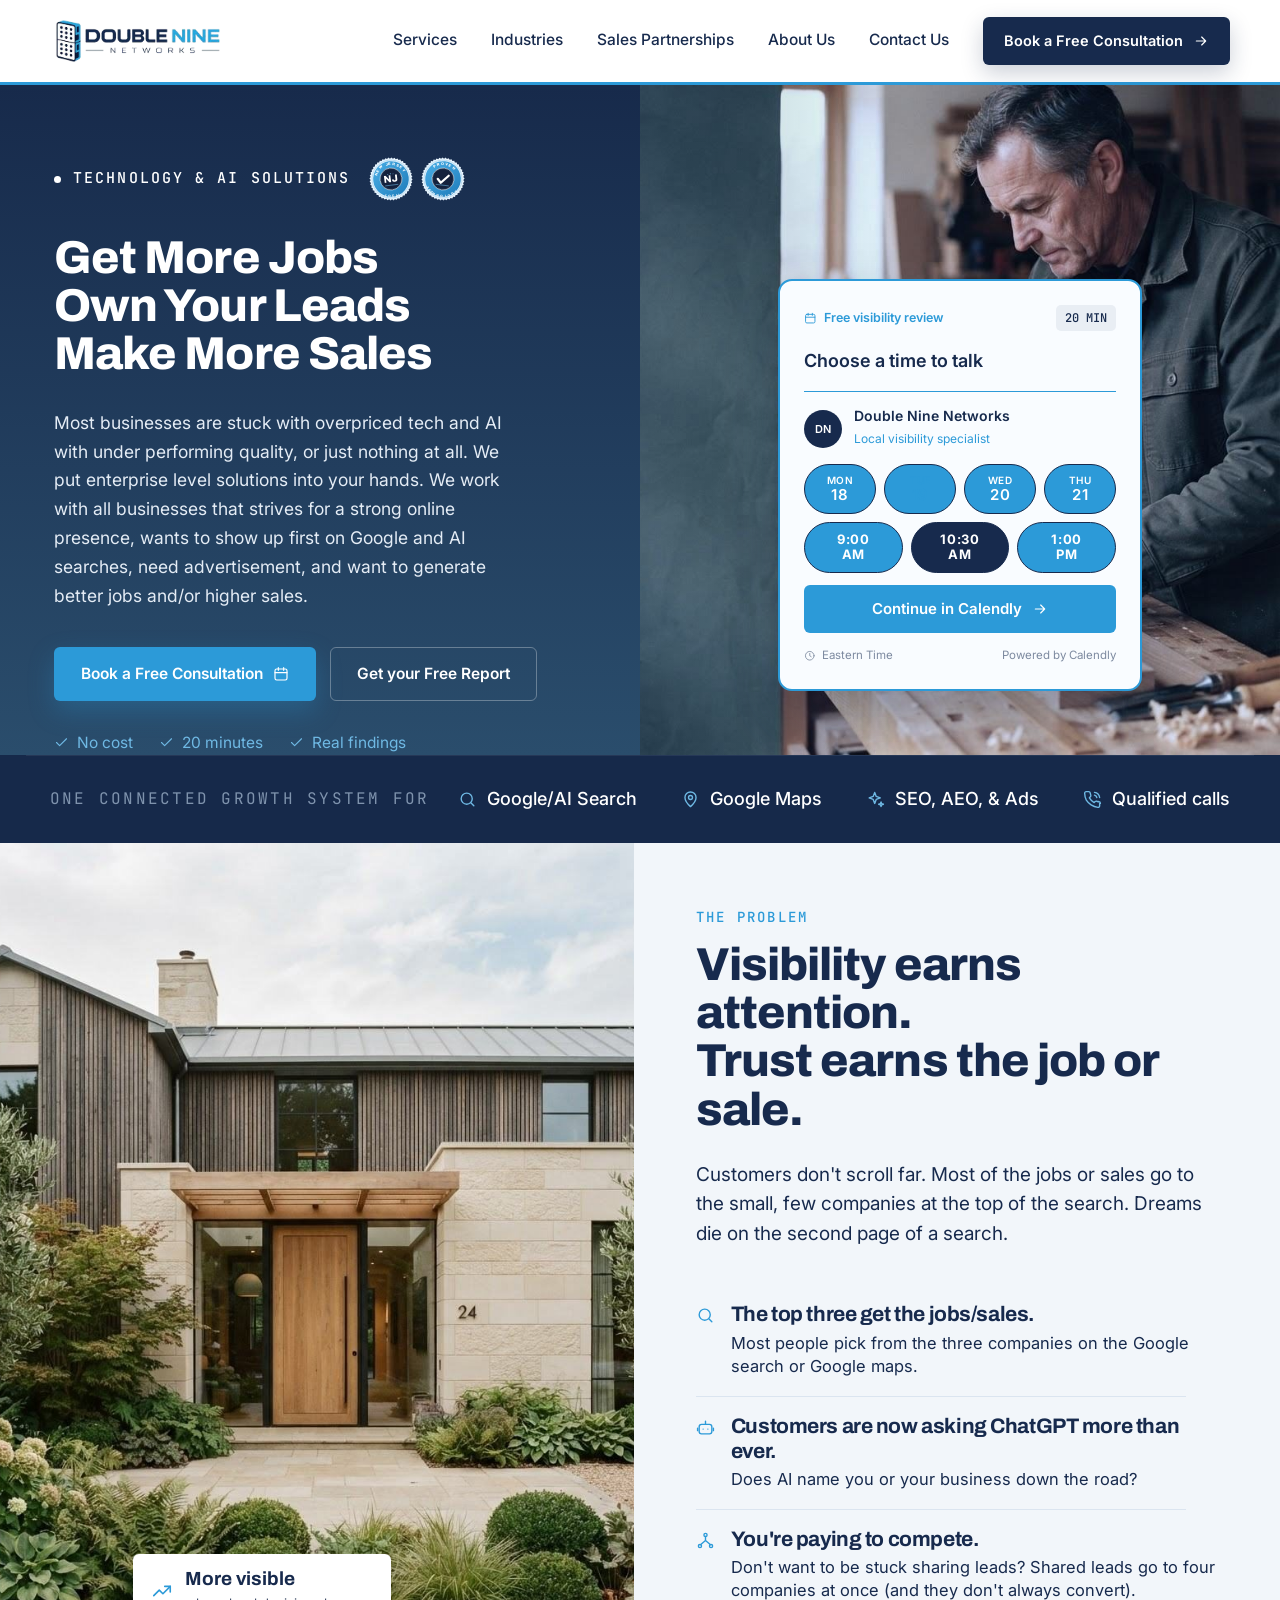
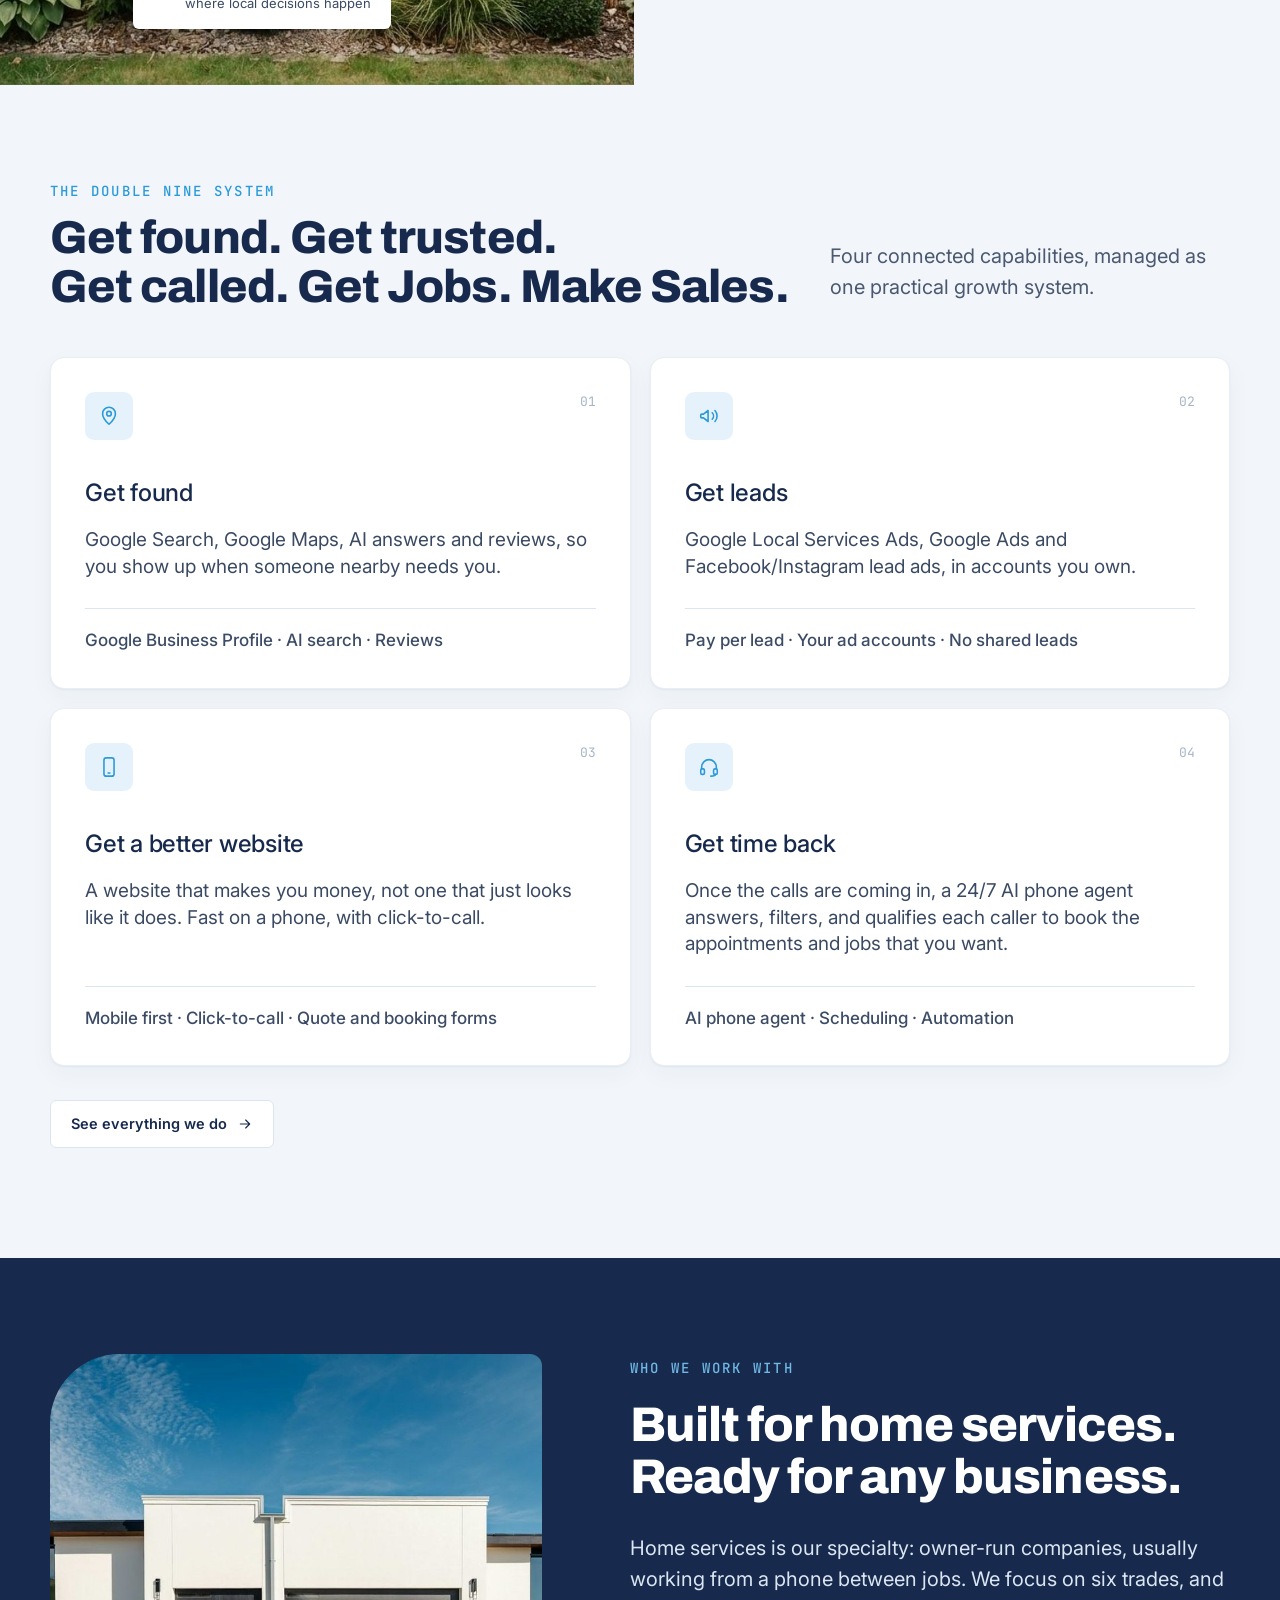
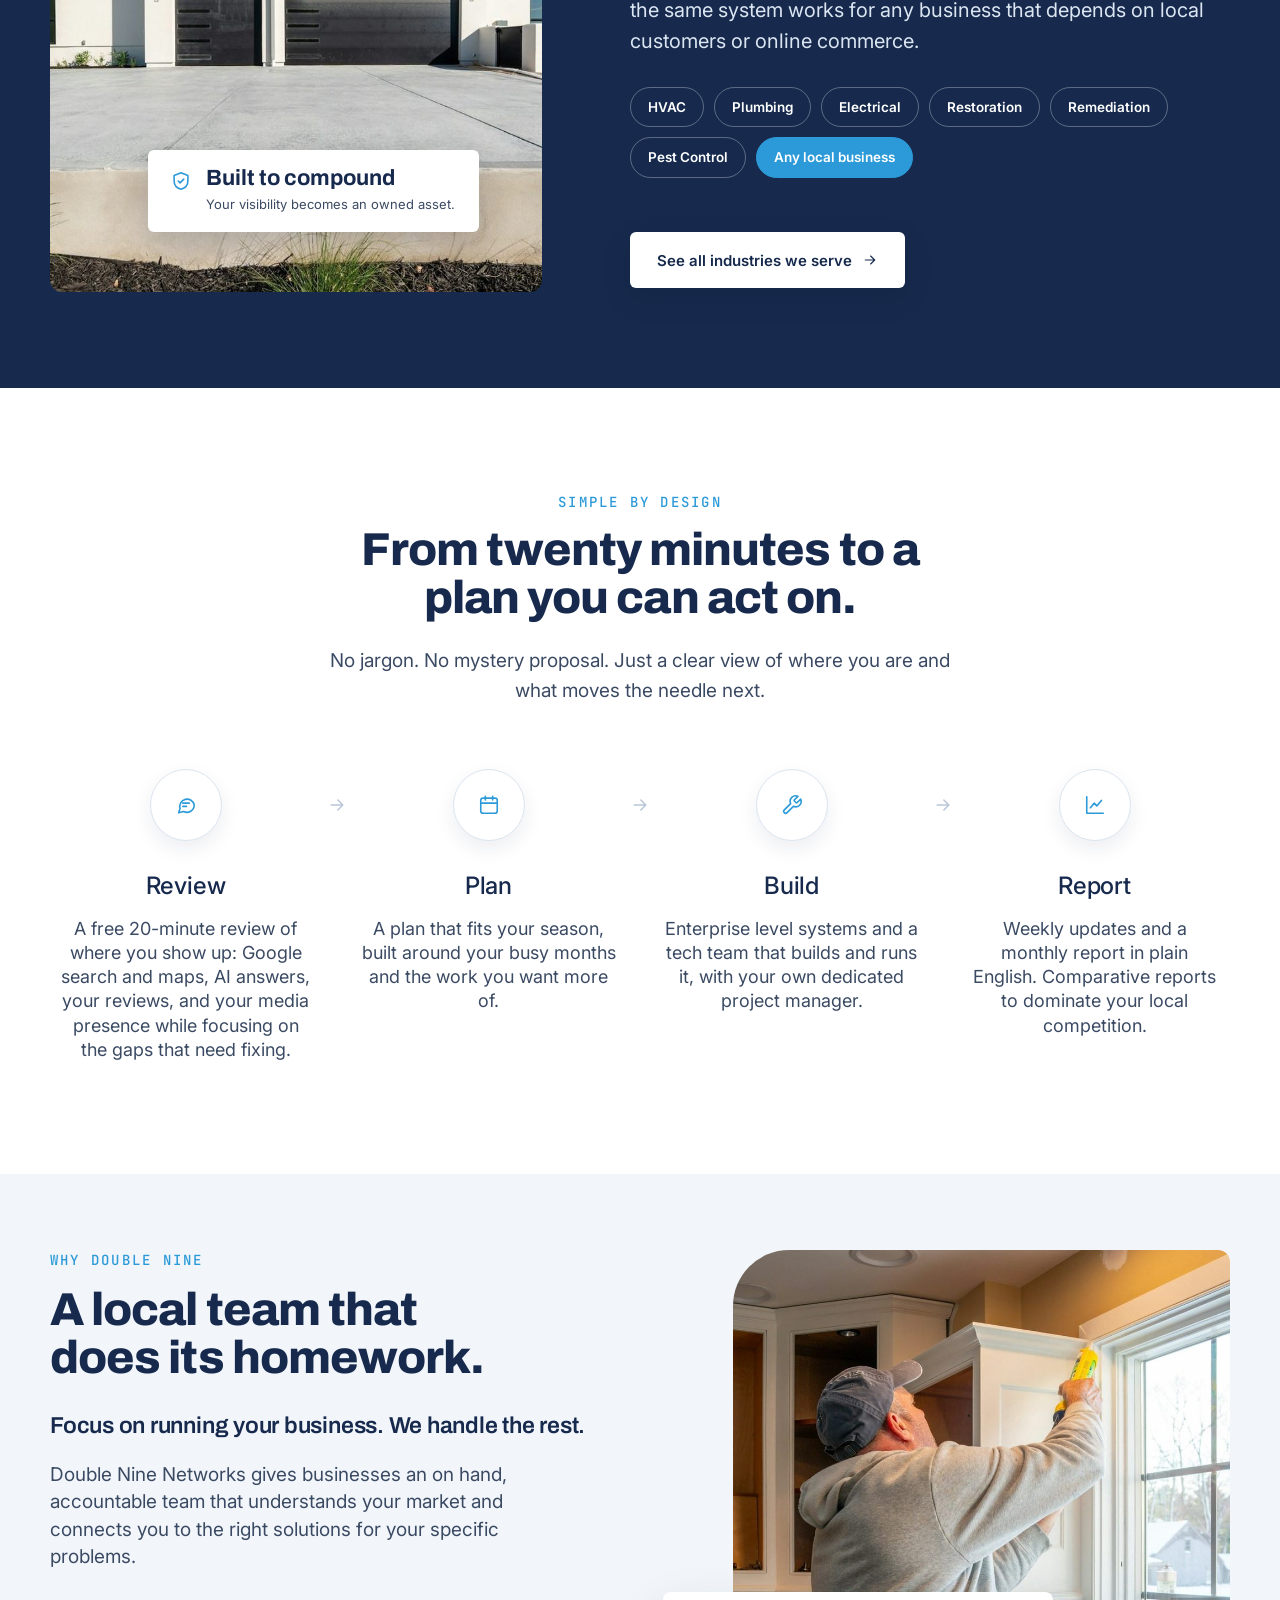
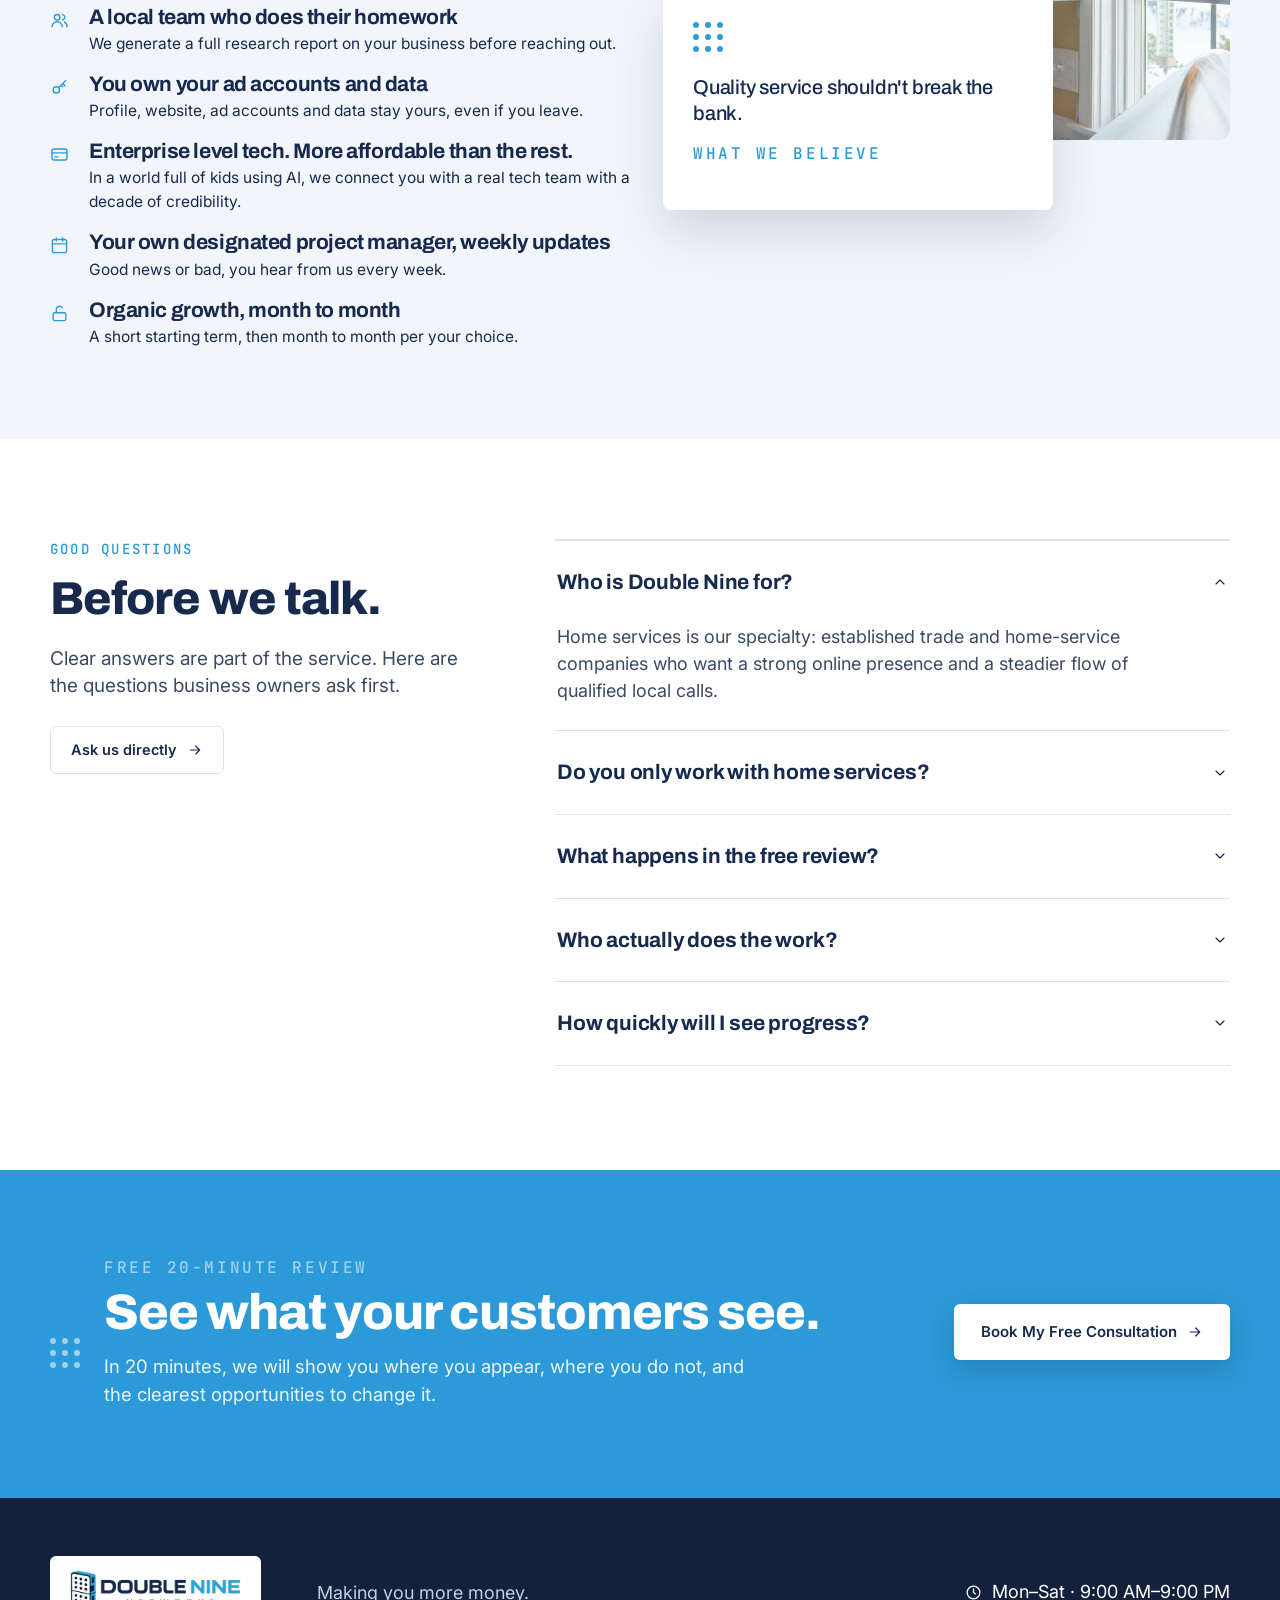
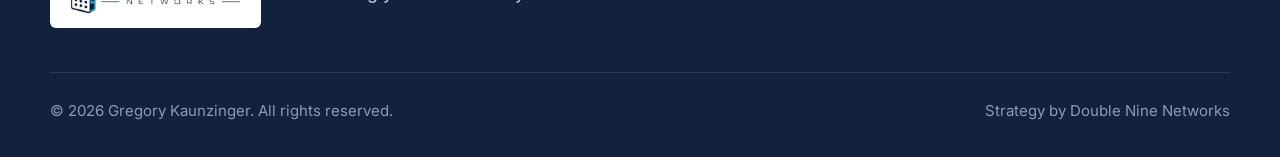
<file: index.html>
<!DOCTYPE html>
<html lang="en">
<head>
<meta charset="UTF-8">
<meta name="viewport" content="width=device-width, initial-scale=1.0">
<title>Double Nine Networks - Online Optimization | Get More Jobs | Get More Sales</title>
<meta name="description" content="Technology &amp; AI solutions | Optimize Online, Utilize AI &amp; Tech, Own Your Leads">
<link rel="canonical" href="https://doubleninenetworks.com/">
<meta property="og:title" content="Double Nine Networks - Online Optimization | Get More Jobs | Get More Sales">
<meta property="og:description" content="Technology &amp; AI solutions | Optimize Online, Utilize AI &amp; Tech, Own Your Leads">
<meta property="og:url" content="https://doubleninenetworks.com/">
<meta property="og:type" content="website">
<link rel="icon" href="favicon.ico" sizes="any">
<link rel="icon" type="image/png" sizes="32x32" href="favicon-32.png">
<link rel="icon" type="image/png" sizes="192x192" href="favicon-192.png">
<link rel="apple-touch-icon" href="apple-touch-icon.png">
<link rel="preconnect" href="https://fonts.googleapis.com">
<link rel="preconnect" href="https://fonts.gstatic.com" crossorigin>
<link href="https://fonts.googleapis.com/css2?family=Archivo:wght@600;700;800&family=Inter:wght@400;500;600&family=JetBrains+Mono:wght@400;500&display=swap" rel="stylesheet">
<link rel="stylesheet" href="styles.css">
<script src="config.js"></script>
<script src="content.js"></script>
</head>
<body>

<!-- Icon sprite -->
<svg width="0" height="0" style="position:absolute" aria-hidden="true">
  <defs>
    <symbol id="i-search" viewBox="0 0 24 24"><circle cx="11" cy="11" r="7"/><path d="m20 20-3.5-3.5"/></symbol>
    <symbol id="i-pin" viewBox="0 0 24 24"><path d="M12 21s-7-6.2-7-11.5A7 7 0 0 1 19 9.5C19 14.8 12 21 12 21z"/><circle cx="12" cy="9.5" r="2.5"/></symbol>
    <symbol id="i-sparkles" viewBox="0 0 24 24"><path d="M11 3l1.9 5.1L18 10l-5.1 1.9L11 17l-1.9-5.1L4 10l5.1-1.9z"/><path d="M19 15l.8 2.2 2.2.8-2.2.8L19 21l-.8-2.2-2.2-.8 2.2-.8z"/></symbol>
    <symbol id="i-phone" viewBox="0 0 24 24"><path d="M21 16.9v3a2 2 0 0 1-2.2 2 19.8 19.8 0 0 1-8.6-3.1 19.5 19.5 0 0 1-6-6A19.8 19.8 0 0 1 2.1 4.2 2 2 0 0 1 4.1 2h3a2 2 0 0 1 2 1.7c.1 1 .4 1.9.7 2.8a2 2 0 0 1-.5 2.1L8.1 9.9a16 16 0 0 0 6 6l1.3-1.3a2 2 0 0 1 2.1-.4c.9.3 1.8.6 2.8.7a2 2 0 0 1 1.7 2z"/><path d="M14.5 3a7.5 7.5 0 0 1 6.5 6.5M14.5 6.5A4 4 0 0 1 17.5 9.5"/></symbol>
    <symbol id="i-cal" viewBox="0 0 24 24"><rect x="3" y="4.5" width="18" height="16.5" rx="2.5"/><path d="M16 2.5v4M8 2.5v4M3 10h18"/></symbol>
    <symbol id="i-check" viewBox="0 0 24 24"><path d="M20 6 9 17l-5-5"/></symbol>
    <symbol id="i-arrow" viewBox="0 0 24 24"><path d="M5 12h14M13 6l6 6-6 6"/></symbol>
    <symbol id="i-clock" viewBox="0 0 24 24"><circle cx="12" cy="12" r="9"/><path d="M12 7v5l3 2"/></symbol>
    <symbol id="i-mega" viewBox="0 0 24 24"><path d="M3 11v2a1 1 0 0 0 1 1h2l5 4V6L6 10H4a1 1 0 0 0-1 1z"/><path d="M15.5 8.5a5 5 0 0 1 0 7M18.5 6a9 9 0 0 1 0 12"/></symbol>
    <symbol id="i-mobile" viewBox="0 0 24 24"><rect x="6.5" y="2" width="11" height="20" rx="2.5"/><path d="M11 18.5h2"/></symbol>
    <symbol id="i-headset" viewBox="0 0 24 24"><path d="M4 14v-2a8 8 0 0 1 16 0v2"/><rect x="3" y="14" width="4" height="6" rx="1.5"/><rect x="17" y="14" width="4" height="6" rx="1.5"/><path d="M19 20c0 1.5-2 2-5 2"/></symbol>
    <symbol id="i-msg" viewBox="0 0 24 24"><path d="M21 12a8 8 0 0 1-11.7 7L4 20.5l1.5-4.6A8 8 0 1 1 21 12z"/><path d="M8.5 10h7M8.5 13.5h4"/></symbol>
    <symbol id="i-wrench" viewBox="0 0 24 24"><path d="M14.7 6.3a1 1 0 0 0 0 1.4l1.6 1.6a1 1 0 0 0 1.4 0l3.77-3.77a6 6 0 0 1-7.94 7.94l-6.91 6.91a2.12 2.12 0 0 1-3-3l6.91-6.91a6 6 0 0 1 7.94-7.94l-3.76 3.76z"/></symbol>
    <symbol id="i-chart" viewBox="0 0 24 24"><path d="M3 3v18h18"/><path d="m7 15 4-5 3 3 5-6"/></symbol>
    <symbol id="i-users" viewBox="0 0 24 24"><circle cx="9" cy="8" r="3.5"/><path d="M2.5 20a6.5 6.5 0 0 1 13 0"/><path d="M16 4.6a3.5 3.5 0 0 1 0 6.8M18.5 14a6.5 6.5 0 0 1 3 6"/></symbol>
    <symbol id="i-key" viewBox="0 0 24 24"><circle cx="8" cy="15" r="4"/><path d="m11 12 9-9M16 7l3 3M14 9l2 2"/></symbol>
    <symbol id="i-card" viewBox="0 0 24 24"><rect x="2.5" y="5" width="19" height="14" rx="2.5"/><path d="M2.5 10h19M6 15h4"/></symbol>
    <symbol id="i-unlock" viewBox="0 0 24 24"><rect x="4" y="11" width="16" height="10" rx="2"/><path d="M8 11V7a4 4 0 0 1 7.5-2"/></symbol>
    <symbol id="i-trend" viewBox="0 0 24 24"><path d="M3 17l6-6 4 4 8-8"/><path d="M15 7h6v6"/></symbol>
    <symbol id="i-bot" viewBox="0 0 24 24"><rect x="4" y="8" width="16" height="12" rx="3"/><path d="M12 4v4M9 14h.01M15 14h.01M2 13v3M22 13v3"/></symbol>
    <symbol id="i-nodes" viewBox="0 0 24 24"><circle cx="12" cy="5" r="2"/><circle cx="5" cy="19" r="2"/><circle cx="19" cy="19" r="2"/><path d="M12 7v5M12 12l-6 5M12 12l6 5"/></symbol>
    <symbol id="i-shield" viewBox="0 0 24 24"><path d="M12 3 4.5 6v6c0 4.5 3.2 7.8 7.5 9 4.3-1.2 7.5-4.5 7.5-9V6z"/><path d="m9 12 2 2 4-4"/></symbol>
    <symbol id="i-down" viewBox="0 0 24 24"><path d="m6 9 6 6 6-6"/></symbol>
  </defs>
</svg>

<!-- ============ HEADER ============ -->
<header class="site-header">
  <div class="wrap">
    <a class="logo" href="#top" aria-label="Double Nine Networks home"><img src="assets/logo.png" alt="Double Nine Networks"></a>
    <nav class="main-nav" id="main-nav" aria-label="Main">
      <a href="services.html" data-ek="site.header.services-992a">Services</a>
      <a href="industries.html" data-ek="site.header.industries-eb47">Industries</a>
      <a href="partnerships.html" data-ek="site.header.partnerships-29d9">Partnerships</a>
      <a href="about.html" data-ek="site.header.about-8f7f">About</a>
      <a href="contact.html" data-ek="site.header.contact-bbaf">Contact</a>
      <a class="nav-cta-mobile btn btn-blue" href="booking.html"><dn-t data-ek="site.header.book-a-free-review-a6f4">Book a free review</dn-t> <svg class="ico"><use href="#i-arrow"/></svg></a>
    </nav>
    <div class="nav-actions">
      <a class="btn btn-navy nav-cta" href="booking.html"><dn-t data-ek="site.header.book-a-free-review-a6f4">Book a free review</dn-t> <svg class="ico"><use href="#i-arrow"/></svg></a>
      <button class="nav-toggle" type="button" aria-expanded="false" aria-controls="main-nav" aria-label="Open menu">
        <svg class="ico" viewBox="0 0 24 24"><path class="bars" d="M4 7h16M4 12h16M4 17h16"/><path class="x" d="M6 6l12 12M18 6 6 18"/></svg>
      </button>
    </div>
  </div>
</header>

<main id="top">

<!-- ============ HERO ============ -->
<section class="hero">
  <div class="hero-left">
    <div class="eyebrow-row">
      <div class="hero-eyebrow" data-ek="index.1">Local growth, built for home services</div>
      <div class="eyebrow-stamps">
        <svg class="stamp stamp-nj" viewBox="0 0 200 200" role="img" aria-label="New Jersey local business" style="--rot:-7deg">
      <defs>
        <linearGradient id="g-nj" x1="0" y1="0" x2="1" y2="1"><stop offset="0" stop-color="#4aaee6"/><stop offset="1" stop-color="#1e7cba"/></linearGradient>
        <path id="t-nj" d="M 36,100 A 64,64 0 0 1 164,100"/>
        <path id="b-nj" d="M 27,100 A 73,73 0 0 0 173,100"/>
      </defs>
      <polygon points="100.0,2.0 106.6,7.7 113.9,3.0 119.7,9.6 127.6,6.0 132.3,13.3 140.7,10.9 144.3,18.8 153.0,17.6 155.4,25.9 164.2,25.9 165.4,34.6 174.1,35.8 174.1,44.6 182.4,47.0 181.2,55.7 189.1,59.3 186.7,67.7 194.0,72.4 190.4,80.3 197.0,86.1 192.3,93.4 198.0,100.0 192.3,106.6 197.0,113.9 190.4,119.7 194.0,127.6 186.7,132.3 189.1,140.7 181.2,144.3 182.4,153.0 174.1,155.4 174.1,164.2 165.4,165.4 164.2,174.1 155.4,174.1 153.0,182.4 144.3,181.2 140.7,189.1 132.3,186.7 127.6,194.0 119.7,190.4 113.9,197.0 106.6,192.3 100.0,198.0 93.4,192.3 86.1,197.0 80.3,190.4 72.4,194.0 67.7,186.7 59.3,189.1 55.7,181.2 47.0,182.4 44.6,174.1 35.8,174.1 34.6,165.4 25.9,164.2 25.9,155.4 17.6,153.0 18.8,144.3 10.9,140.7 13.3,132.3 6.0,127.6 9.6,119.7 3.0,113.9 7.7,106.6 2.0,100.0 7.7,93.4 3.0,86.1 9.6,80.3 6.0,72.4 13.3,67.7 10.9,59.3 18.8,55.7 17.6,47.0 25.9,44.6 25.9,35.8 34.6,34.6 35.8,25.9 44.6,25.9 47.0,17.6 55.7,18.8 59.3,10.9 67.7,13.3 72.4,6.0 80.3,9.6 86.1,3.0 93.4,7.7" fill="#172a4d"/>
      <circle cx="100" cy="100" r="86" fill="none" stroke="#6fb9e4" stroke-width="1.6"/>
      <circle cx="100" cy="100" r="81" fill="url(#g-nj)"/>
      <circle cx="100" cy="100" r="50" fill="#14213d" stroke="#fff" stroke-width="2.4"/>
      <circle cx="100" cy="100" r="45" fill="none" stroke="#6fb9e4" stroke-width="1" stroke-dasharray="2 3"/>
      <text font-family="Archivo,Inter,sans-serif" font-weight="800" font-size="17" letter-spacing="3.2" fill="#fff" text-anchor="middle"><textPath href="#t-nj" startOffset="50%">NEW JERSEY</textPath></text>
      <text font-family="Archivo,Inter,sans-serif" font-weight="800" font-size="15" letter-spacing="3.6" fill="#fff" text-anchor="middle"><textPath href="#b-nj" startOffset="50%" dominant-baseline="hanging">LOCAL</textPath></text>
      <text x="100" y="116" font-family="Archivo,Inter,sans-serif" font-weight="800" font-size="46" letter-spacing="1" fill="#fff" text-anchor="middle">NJ</text><path d="M72 128h56" stroke="#6fb9e4" stroke-width="2.4" stroke-linecap="round"/><circle cx="100" cy="76" r="2.6" fill="#6fb9e4"/><circle cx="88" cy="78" r="2" fill="#6fb9e4"/><circle cx="112" cy="78" r="2" fill="#6fb9e4"/>
    </svg>
        <svg class="stamp stamp-pt" viewBox="0 0 200 200" role="img" aria-label="Proven technology" style="--rot:7deg">
      <defs>
        <linearGradient id="g-pt" x1="0" y1="0" x2="1" y2="1"><stop offset="0" stop-color="#4aaee6"/><stop offset="1" stop-color="#1e7cba"/></linearGradient>
        <path id="t-pt" d="M 36,100 A 64,64 0 0 1 164,100"/>
        <path id="b-pt" d="M 27,100 A 73,73 0 0 0 173,100"/>
      </defs>
      <polygon points="100.0,2.0 106.6,7.7 113.9,3.0 119.7,9.6 127.6,6.0 132.3,13.3 140.7,10.9 144.3,18.8 153.0,17.6 155.4,25.9 164.2,25.9 165.4,34.6 174.1,35.8 174.1,44.6 182.4,47.0 181.2,55.7 189.1,59.3 186.7,67.7 194.0,72.4 190.4,80.3 197.0,86.1 192.3,93.4 198.0,100.0 192.3,106.6 197.0,113.9 190.4,119.7 194.0,127.6 186.7,132.3 189.1,140.7 181.2,144.3 182.4,153.0 174.1,155.4 174.1,164.2 165.4,165.4 164.2,174.1 155.4,174.1 153.0,182.4 144.3,181.2 140.7,189.1 132.3,186.7 127.6,194.0 119.7,190.4 113.9,197.0 106.6,192.3 100.0,198.0 93.4,192.3 86.1,197.0 80.3,190.4 72.4,194.0 67.7,186.7 59.3,189.1 55.7,181.2 47.0,182.4 44.6,174.1 35.8,174.1 34.6,165.4 25.9,164.2 25.9,155.4 17.6,153.0 18.8,144.3 10.9,140.7 13.3,132.3 6.0,127.6 9.6,119.7 3.0,113.9 7.7,106.6 2.0,100.0 7.7,93.4 3.0,86.1 9.6,80.3 6.0,72.4 13.3,67.7 10.9,59.3 18.8,55.7 17.6,47.0 25.9,44.6 25.9,35.8 34.6,34.6 35.8,25.9 44.6,25.9 47.0,17.6 55.7,18.8 59.3,10.9 67.7,13.3 72.4,6.0 80.3,9.6 86.1,3.0 93.4,7.7" fill="#172a4d"/>
      <circle cx="100" cy="100" r="86" fill="none" stroke="#6fb9e4" stroke-width="1.6"/>
      <circle cx="100" cy="100" r="81" fill="url(#g-pt)"/>
      <circle cx="100" cy="100" r="50" fill="#14213d" stroke="#fff" stroke-width="2.4"/>
      <circle cx="100" cy="100" r="45" fill="none" stroke="#6fb9e4" stroke-width="1" stroke-dasharray="2 3"/>
      <text font-family="Archivo,Inter,sans-serif" font-weight="800" font-size="17" letter-spacing="3.2" fill="#fff" text-anchor="middle"><textPath href="#t-pt" startOffset="50%">PROVEN</textPath></text>
      <text font-family="Archivo,Inter,sans-serif" font-weight="800" font-size="15" letter-spacing="3.6" fill="#fff" text-anchor="middle"><textPath href="#b-pt" startOffset="50%" dominant-baseline="hanging">TECHNOLOGY</textPath></text>
      <path d="M76 102l16 16 32-36" fill="none" stroke="#fff" stroke-width="10" stroke-linecap="round" stroke-linejoin="round"/><path d="M72 128h56" stroke="#6fb9e4" stroke-width="2.4" stroke-linecap="round"/>
    </svg>
      </div>
    </div>
    <h1><dn-t data-ek="index.2">More calls from</dn-t><br class="br-d"> <dn-t data-ek="index.3">Google and AI.</dn-t><br class="br-d"> <dn-t data-ek="index.4">Fewer shared leads.</dn-t></h1>
    <p class="hero-sub" data-ek="index.5">We specialize in U.S. home services, from HVAC and plumbing to electrical, restoration and pest control, and bring the same system to any business that wants to get found on Google Maps, get recommended by AI tools like ChatGPT, and own its leads.</p>
    <div class="hero-ctas">
      <a class="btn btn-blue" href="booking.html"><dn-t data-ek="index.6">Book a free 20-minute review</dn-t> <svg class="ico"><use href="#i-cal"/></svg></a>
      <a class="btn btn-ghost-light" href="#report" data-open-report data-ek="index.7">Request a demo</a>
    </div>
    <div class="hero-checks">
      <span><svg class="ico"><use href="#i-check"/></svg><dn-t data-ek="index.8">No cost</dn-t></span>
      <span><svg class="ico"><use href="#i-check"/></svg><dn-t data-ek="index.9">20 minutes</dn-t></span>
      <span><svg class="ico"><use href="#i-check"/></svg><dn-t data-ek="index.10">Real findings</dn-t></span>
    </div>
  </div>

  <div class="hero-right">
    <img src="assets/hero-craftsman.jpg" alt="A craftsman at work in his shop" fetchpriority="high">
    <!-- Booking card (visual placeholder until the real Calendly embed is added) -->
    <div class="book-card" id="book-card">
      <div class="book-top">
        <span class="lbl"><svg class="ico"><use href="#i-cal"/></svg><dn-t data-ek="index.11">Free visibility review</dn-t></span>
        <span class="tag" data-ek="index.12">20 MIN</span>
      </div>
      <h3 data-ek="index.13">Choose a time to talk</h3>
      <div class="book-who">
        <div class="avatar" data-ek="index.14">DN</div>
        <div><b data-ek="index.15">Double Nine Networks</b><span data-ek="index.16">Local visibility specialist</span></div>
      </div>
      <div class="pill-row days">
        <button class="pill" type="button"><small data-ek="index.17">MON</small><strong data-ek="index.18">18</strong></button>
        <button class="pill today" type="button"><small data-ek="index.19">TUE</small><strong data-ek="index.20">19</strong></button>
        <button class="pill" type="button"><small data-ek="index.21">WED</small><strong data-ek="index.22">20</strong></button>
        <button class="pill" type="button"><small data-ek="index.23">THU</small><strong data-ek="index.24">21</strong></button>
      </div>
      <div class="pill-row times">
        <button class="pill" type="button" data-ek="index.25">9:00 AM</button>
        <button class="pill on" type="button" data-ek="index.26">10:30 AM</button>
        <button class="pill" type="button" data-ek="index.27">1:00 PM</button>
      </div>
      <a class="btn btn-blue" href="booking.html"><dn-t data-ek="index.28">Continue in Calendly</dn-t> <svg class="ico"><use href="#i-arrow"/></svg></a>
      <div class="book-foot">
        <span><svg class="ico"><use href="#i-clock"/></svg><dn-t data-ek="index.29">Eastern Time</dn-t></span>
        <span data-ek="index.30">Powered by Calendly</span>
      </div>
    </div>
  </div>
</section>

<!-- ============ STRIP ============ -->
<section class="strip" aria-label="What we cover">
  <div class="wrap">
    <div class="strip-label" data-ek="index.31">One connected growth system for</div>
    <div class="strip-items">
      <span><svg class="ico"><use href="#i-search"/></svg><dn-t data-ek="index.32">Google Search</dn-t></span>
      <span><svg class="ico"><use href="#i-pin"/></svg><dn-t data-ek="index.33">Google Maps</dn-t></span>
      <span><svg class="ico"><use href="#i-sparkles"/></svg><dn-t data-ek="index.34">AI answers</dn-t></span>
      <span><svg class="ico"><use href="#i-phone"/></svg><dn-t data-ek="index.35">Qualified calls</dn-t></span>
    </div>
  </div>
</section>

<!-- ============ PROBLEM ============ -->
<section class="problem">
  <div class="problem-img">
    <img src="assets/home-entry.jpg" alt="A well-kept home with a wooden front door and landscaped entry" loading="lazy">
    <div class="float-badge">
      <svg class="ico"><use href="#i-trend"/></svg>
      <div><b data-ek="index.36">More visible</b><small data-ek="index.37">where local decisions happen</small></div>
    </div>
  </div>
  <div class="problem-copy">
    <div class="eyebrow" data-ek="index.38">The problem</div>
    <h2><dn-t data-ek="index.39">Visibility earns</dn-t><br class="br-d"> <dn-t data-ek="index.40">attention.</dn-t><br class="br-d"> <dn-t data-ek="index.41">Trust earns the call.</dn-t></h2>
    <p data-ek="index.42">Customers don't scroll far. Most of the calls go to a few companies before anyone else gets a look.</p>
    <div class="point">
      <svg class="ico"><use href="#i-search"/></svg>
      <div><h3 data-ek="index.43">The top three get the calls.</h3><p data-ek="index.44">Most people pick from the three companies on the Google map.</p></div>
    </div>
    <div class="point">
      <svg class="ico"><use href="#i-bot"/></svg>
      <div><h3 data-ek="index.45">Customers are asking ChatGPT.</h3><p data-ek="index.46">Does it name you or the business down the road?</p></div>
    </div>
    <div class="point">
      <svg class="ico"><use href="#i-nodes"/></svg>
      <div><h3 data-ek="index.47">You're paying to compete.</h3><p data-ek="index.48">Shared leads go to four companies at once.</p></div>
    </div>
  </div>
</section>

<!-- ============ SYSTEM ============ -->
<section class="system" id="system">
  <div class="wrap">
    <div class="system-head">
      <div>
        <div class="eyebrow" data-ek="index.49">The Double Nine system</div>
        <h2><dn-t data-ek="index.50">Get found. Get trusted.</dn-t><br><dn-t data-ek="index.51">Get called.</dn-t></h2>
      </div>
      <p data-ek="index.52">Four connected capabilities, managed as one practical growth system.</p>
    </div>
    <div class="cards">
      <article class="card">
        <div class="card-top"><div class="card-ico"><svg class="ico"><use href="#i-pin"/></svg></div><span class="card-num" data-ek="index.53">01</span></div>
        <h3 data-ek="index.54">Get found</h3>
        <p data-ek="index.55">Google Maps, AI answers and reviews, so you show up when someone nearby needs you.</p>
        <div class="card-tags" data-ek="index.56">Google Business Profile · AI search · Reviews</div>
      </article>
      <article class="card">
        <div class="card-top"><div class="card-ico"><svg class="ico"><use href="#i-mega"/></svg></div><span class="card-num" data-ek="index.57">02</span></div>
        <h3 data-ek="index.58">Get leads</h3>
        <p data-ek="index.59">Google Local Services Ads, Google Ads and Facebook/Instagram lead ads, in accounts you own.</p>
        <div class="card-tags" data-ek="index.60">Pay per lead · Your ad accounts · No shared leads</div>
      </article>
      <article class="card">
        <div class="card-top"><div class="card-ico"><svg class="ico"><use href="#i-mobile"/></svg></div><span class="card-num" data-ek="index.61">03</span></div>
        <h3 data-ek="index.62">Get a better website</h3>
        <p data-ek="index.63">A website that makes you money, not one that just looks like it does. Fast on a phone, with click-to-call.</p>
        <div class="card-tags" data-ek="index.64">Mobile first · Click-to-call · Quote and booking forms</div>
      </article>
      <article class="card">
        <div class="card-top"><div class="card-ico"><svg class="ico"><use href="#i-headset"/></svg></div><span class="card-num" data-ek="index.65">04</span></div>
        <h3 data-ek="index.66">Get time back</h3>
        <p data-ek="index.67">Once the calls are coming in, a 24/7 AI phone agent answers, qualifies and books appointments and jobs.</p>
        <div class="card-tags" data-ek="index.68">AI phone agent · Scheduling · Automation</div>
      </article>
    </div>
    <div class="system-more"><a class="btn btn-outline" href="services.html"><dn-t data-ek="index.69">See everything we do</dn-t> <svg class="ico"><use href="#i-arrow"/></svg></a></div>
  </div>
</section>

<!-- ============ TRADES ============ -->
<section class="trades" id="trades">
  <div class="wrap">
    <div class="trades-img">
      <img src="assets/home-garage.jpg" alt="A modern home with a two-car garage" loading="lazy">
      <div class="float-badge sm">
        <svg class="ico"><use href="#i-shield"/></svg>
        <div><b data-ek="index.70">Built to compound</b><small data-ek="index.71">Your visibility becomes an owned asset.</small></div>
      </div>
    </div>
    <div class="trades-copy">
      <div class="eyebrow" data-ek="index.72">Who we work with</div>
      <h2 data-ek="index.73">Built for home services. Ready for any business.</h2>
      <p data-ek="index.74">Home services is our specialty: owner-run companies, usually working from a phone between jobs. We focus on six trades, and the same system works for any business that depends on local customers.</p>
      <div class="chips">
        <span class="chip" data-ek="index.75">HVAC</span><span class="chip" data-ek="index.76">Plumbing</span><span class="chip" data-ek="index.77">Electrical</span>
        <span class="chip" data-ek="index.78">Restoration</span><span class="chip" data-ek="index.79">Remediation</span><span class="chip" data-ek="index.80">Pest Control</span><span class="chip chip-any" data-ek="index.81">Any local business</span>
      </div>
      <a class="btn btn-white" href="industries.html"><dn-t data-ek="index.82">See all industries we serve</dn-t> <svg class="ico"><use href="#i-arrow"/></svg></a>
    </div>
  </div>
</section>

<!-- ============ PROCESS ============ -->
<section class="process" id="process">
  <div class="wrap">
    <div class="eyebrow" data-ek="index.83">Simple by design</div>
    <h2 data-ek="index.84">From twenty minutes to a plan you can act on.</h2>
    <p class="process-sub" data-ek="index.85">No jargon. No mystery proposal. Just a clear view of where you are and what moves the needle next.</p>
    <div class="steps">
      <div class="step">
        <div class="step-ico"><svg class="ico"><use href="#i-msg"/></svg></div>
        <h3 data-ek="index.86">Review</h3>
        <p data-ek="index.87">A free 20-minute review of where you show up: the map, AI answers and your reviews.</p>
      </div>
      <svg class="ico step-arrow"><use href="#i-arrow"/></svg>
      <div class="step">
        <div class="step-ico"><svg class="ico"><use href="#i-cal"/></svg></div>
        <h3 data-ek="index.88">Plan</h3>
        <p data-ek="index.89">A plan that fits your season, built around your busy months and the work you want more of.</p>
      </div>
      <svg class="ico step-arrow"><use href="#i-arrow"/></svg>
      <div class="step">
        <div class="step-ico"><svg class="ico"><use href="#i-wrench"/></svg></div>
        <h3 data-ek="index.90">Build</h3>
        <p data-ek="index.91">DigiDrub's team in Princeton builds and runs it, with one project manager.</p>
      </div>
      <svg class="ico step-arrow"><use href="#i-arrow"/></svg>
      <div class="step">
        <div class="step-ico"><svg class="ico"><use href="#i-chart"/></svg></div>
        <h3 data-ek="index.92">Report</h3>
        <p data-ek="index.93">Weekly updates and a monthly report in plain English.</p>
      </div>
    </div>
  </div>
</section>

<!-- ============ WHY ============ -->
<section class="why" id="why">
  <div class="wrap">
    <div>
      <div class="eyebrow" data-ek="index.94">Why Double Nine</div>
      <h2 data-ek="index.95">A local team that does its homework.</h2>
      <p class="why-lead" data-ek="index.96">You should not need to become a marketing expert to know whether your marketing is working.</p>
      <p class="why-body" data-ek="index.97">Double Nine gives local businesses a nearby, accountable team that understands the market and connects strategy to specialist execution through DigiDrub in Princeton.</p>
      <ul class="why-list">
        <li><svg class="ico"><use href="#i-users"/></svg><div><h3 data-ek="index.98">A local rep who does his homework</h3><p data-ek="index.99">We check your listing, reviews and AI answers before we call.</p></div></li>
        <li><svg class="ico"><use href="#i-key"/></svg><div><h3 data-ek="index.100">You own your ad accounts and data</h3><p data-ek="index.101">Profile, website, ad accounts and data stay yours, even if you leave.</p></div></li>
        <li><svg class="ico"><use href="#i-card"/></svg><div><h3 data-ek="index.102">Your ad budget goes to Google or Meta directly</h3><p data-ek="index.103">Google or Meta bills your card. It never passes through us.</p></div></li>
        <li><svg class="ico"><use href="#i-cal"/></svg><div><h3 data-ek="index.104">One project manager, weekly updates</h3><p data-ek="index.105">Good news or bad, you hear from us every week.</p></div></li>
        <li><svg class="ico"><use href="#i-unlock"/></svg><div><h3 data-ek="index.106">No long lock-in</h3><p data-ek="index.107">A short starting term, then month to month.</p></div></li>
      </ul>
    </div>
    <div class="why-visual">
      <div class="why-photo"><img src="assets/contractor-cabinet.jpg" alt="A contractor installing kitchen cabinetry" loading="lazy"></div>
      <div class="quote-card">
        <div class="dots" aria-hidden="true"><i></i><i></i><i></i><i></i><i></i><i></i><i></i><i></i><i></i></div>
        <q data-ek="index.108">“No promises we can't keep. You hear from us every week, whether the news is good or bad.”</q>
        <div class="eyebrow" data-ek="index.109">What we believe</div>
      </div>
    </div>
  </div>
</section>

<!-- ============ FAQ ============ -->
<section class="faq" id="faq">
  <div class="wrap">
    <div>
      <div class="eyebrow" data-ek="index.110">Good questions</div>
      <h2 data-ek="index.111">Before we talk.</h2>
      <p class="faq-intro" data-ek="index.112">Clear answers are part of the service. Here are the questions business owners ask first.</p>
      <a class="btn btn-outline" href="contact.html"><dn-t data-ek="index.113">Ask us directly</dn-t> <svg class="ico"><use href="#i-arrow"/></svg></a>
    </div>
    <div class="faq-list">
      <details name="faq" open>
        <summary><dn-t data-ek="index.114">Who is Double Nine built for?</dn-t> <svg class="ico"><use href="#i-down"/></svg></summary>
        <p data-ek="index.115">Home services is our specialty: established trade and home-service companies who want a steadier flow of qualified local calls.</p>
      </details>
      <details name="faq">
        <summary><dn-t data-ek="index.116">Do you only work with home services?</dn-t> <svg class="ico"><use href="#i-down"/></svg></summary>
        <p data-ek="index.117">No. Home services is where we specialize, but the same services, from a website that works to Google Maps, AI answers, your own ads and AI helpers, can be provided to any business that wants more local customers.</p>
      </details>
      <details name="faq">
        <summary><dn-t data-ek="index.118">What happens in the free review?</dn-t> <svg class="ico"><use href="#i-down"/></svg></summary>
        <p data-ek="index.119">In 20 minutes, we show you where you appear on Google Maps and in AI answers, where you do not, and the clearest opportunities to change it.</p>
      </details>
      <details name="faq">
        <summary><dn-t data-ek="index.120">Who actually does the work?</dn-t> <svg class="ico"><use href="#i-down"/></svg></summary>
        <p data-ek="index.121">Double Nine is your local point of contact. DigiDrub's team in Princeton builds and runs the work, with one project manager keeping you updated.</p>
      </details>
      <details name="faq">
        <summary><dn-t data-ek="index.122">How quickly will I see progress?</dn-t> <svg class="ico"><use href="#i-down"/></svg></summary>
        <p data-ek="index.123">You hear from us every week, and you get a monthly report in plain English, so you always know where things stand.</p>
      </details>
    </div>
  </div>
</section>

<!-- ============ CTA ============ -->
<section class="cta" id="book">
  <div class="wrap">
    <div class="dots" aria-hidden="true"><i></i><i></i><i></i><i></i><i></i><i></i><i></i><i></i><i></i></div>
    <div>
      <div class="eyebrow" data-ek="index.124">Free 20-minute review</div>
      <h2 data-ek="index.125">See what your customers see.</h2>
      <p data-ek="index.126">In 20 minutes, we will show you where you appear, where you do not, and the clearest opportunities to change it.</p>
    </div>
    <a class="btn btn-white" href="booking.html"><dn-t data-ek="index.127">Book my free review</dn-t> <svg class="ico"><use href="#i-arrow"/></svg></a>
  </div>
</section>

</main>

<!-- ============ FOOTER ============ -->
<footer class="site-footer">
  <div class="wrap">
    <div class="foot-top">
      <a class="foot-logo" href="#top" aria-label="Double Nine Networks"><img src="assets/logo.png" alt="Double Nine Networks"></a>
      <p class="foot-tag" data-ek="site.footer.helping-home-service-companies-4c20">Helping home service companies and local businesses get found, get called, and get booked.</p>
      <div class="foot-hours"><svg class="ico"><use href="#i-clock"/></svg><dn-t data-ek="site.footer.mon-sat-9-00-am-9-00-pm-a6de">Mon–Sat · 9:00 AM–9:00 PM</dn-t></div>
    </div>
    <div class="foot-bottom">
      <span data-ek="site.footer.2026-double-nine-networks-all-d290">© 2026 Double Nine Networks. All rights reserved.</span>
      <span data-ek="site.footer.strategy-by-double-nine-delive-51ce">Strategy by Double Nine · Delivery with DigiDrub</span>
    </div>
  </div>
</footer>

<script>
  // Mobile menu
  (function(){
    var btn = document.querySelector('.nav-toggle');
    var nav = document.getElementById('main-nav');
    if(!btn || !nav) return;
    function set(open){
      nav.classList.toggle('open', open);
      btn.setAttribute('aria-expanded', open ? 'true' : 'false');
      btn.setAttribute('aria-label', open ? 'Close menu' : 'Open menu');
    }
    btn.addEventListener('click', function(){ set(!nav.classList.contains('open')); });
    nav.addEventListener('click', function(e){ if(e.target.closest('a')) set(false); });
    document.addEventListener('keydown', function(e){ if(e.key === 'Escape') set(false); });
  })();

  // Booking-card pills: visual selection only until the real Calendly embed replaces this card.
  document.querySelectorAll('.pill-row').forEach(function(row){
    row.addEventListener('click', function(e){
      var p = e.target.closest('.pill'); if(!p) return;
      row.querySelectorAll('.pill').forEach(function(x){ x.classList.remove('on'); });
      p.classList.add('on');
    });
  });
</script>
<!-- ============ FREE REPORT POPUP ============ -->
<div class="rq-modal" id="report" role="dialog" aria-modal="true" aria-labelledby="rq-title" hidden>
  <div class="rq-box">
    <button class="rq-x" type="button" aria-label="Close" data-ek="index.128">&times;</button>
    <form class="rq-form" id="rq-form" novalidate>
      <div class="eyebrow" data-ek="index.129">Free research report</div>
      <h2 id="rq-title" data-ek="index.130">Get your free research report.</h2>
      <p class="rq-lead" data-ek="index.131">Tell us about your business and we'll email you a free report on how it shows up on Google and in AI answers.</p>
      <div class="f-row">
        <label><span data-ek="index.132">Your name</span><input name="name" type="text" required autocomplete="name"></label>
        <label><span data-ek="index.133">Business name</span><input name="business" type="text" required autocomplete="organization"></label>
      </div>
      <div class="f-row">
        <label><span data-ek="index.134">Email</span><input name="email" type="email" required autocomplete="email"></label>
        <label><span data-ek="index.135">Phone</span><input name="phone" type="tel" required autocomplete="tel"></label>
      </div>
      <label><span data-ek="index.136">Website address</span><input name="website_url" type="text" inputmode="url" required placeholder="yourbusiness.com" autocomplete="url"></label>
      <label><span data-ek="index.137">Google Maps business profile link (optional)</span><input name="maps_url" type="text" inputmode="url" placeholder="Paste your Google Maps link, if you have one"></label>
      <input class="hp" type="text" name="company_url" tabindex="-1" autocomplete="off" aria-hidden="true">
      <button class="btn btn-blue rq-submit" type="submit"><span data-ek="index.138">Send my free report</span> <svg class="ico"><use href="#i-arrow"/></svg></button>
      <p class="f-fine" data-ek="index.139">We'll email your report to the address above. By submitting, you agree that we may call or text you about your request.</p>
      <p class="f-err" id="rq-err" role="alert" hidden></p>
    </form>
    <div class="rq-done" id="rq-done" hidden>
      <svg class="ico"><use href="#i-check"/></svg>
      <h2 data-ek="index.140">Thanks, your report is on its way.</h2>
      <p data-ek="index.141">We'll email it to you soon. Keep an eye on your inbox.</p>
      <button class="btn btn-navy rq-close2" type="button" data-ek="index.142">Close</button>
    </div>
  </div>
</div>

<script>
  // Free report popup. The lead address is set in config.js.
  (function(){
    var m=document.getElementById('report'); if(!m) return;
    var f=document.getElementById('rq-form'), err=document.getElementById('rq-err'), done=document.getElementById('rq-done'), last=null;
    function open(){ if(document.body.classList.contains('dn-editing')) return; last=document.activeElement; m.hidden=false; document.body.style.overflow='hidden'; var i=f.querySelector('input'); if(i) setTimeout(function(){i.focus()},30); }
    function close(){ m.hidden=true; document.body.style.overflow=''; if(location.hash==='#report') history.replaceState(null,'',location.pathname+location.search); if(last&&last.focus) last.focus(); }
    function fail(t){ err.textContent=t; err.hidden=false; }
    document.addEventListener('click',function(e){
      var o=e.target.closest('[data-open-report]'); if(o){ e.preventDefault(); open(); return; }
      if(e.target===m||e.target.closest('.rq-x')||e.target.closest('.rq-close2')) close();
    });
    document.addEventListener('keydown',function(e){ if(e.key==='Escape'&&!m.hidden) close(); });
    if(location.hash==='#report') open();
    f.addEventListener('submit',function(e){
      e.preventDefault(); err.hidden=true;
      var d=Object.fromEntries(new FormData(f).entries());
      if(d.company_url) return;
      ['name','business','email','phone','website_url'].forEach(function(k){ d[k]=(d[k]||'').trim(); });
      if(!d.name||!d.business||!d.email||!d.phone||!d.website_url){ fail('Please fill in your name, business, email, phone and website address.'); return; }
      if(!/^\S+@\S+\.\S+$/.test(d.email)){ fail('Please check your email address.'); return; }
      if(d.phone.replace(/\D/g,'').length<10){ fail('Please enter a phone number with area code.'); return; }
      if(!/\S+\.\S+/.test(d.website_url)){ fail('Please enter your website address, like yourbusiness.com'); return; }
      if(!/^https?:\/\//i.test(d.website_url)) d.website_url='https://'+d.website_url;
      d.maps_url=(d.maps_url||'').trim();
      var EP=(window.DN_CONFIG||{}).leadEndpoint; if(!EP){ fail("This form isn't connected yet. Please call or text us instead (see Contact)."); return; }
      var btn=f.querySelector('.rq-submit'); btn.disabled=true;
      delete d.company_url; d.source='website-report'; d.page=location.href; d.submitted_at=new Date().toISOString();
      fetch(EP,{method:'POST',headers:{'Content-Type':'application/json'},body:JSON.stringify(d)})
        .then(function(r){ if(!r.ok) throw 0; f.hidden=true; done.hidden=false; })
        .catch(function(){ btn.disabled=false; fail("Something went wrong sending that. Please try again, or call or text us (see Contact)."); });
    });
  })();
</script>
<script src="edit.js"></script>
</body>
</html>
</file>
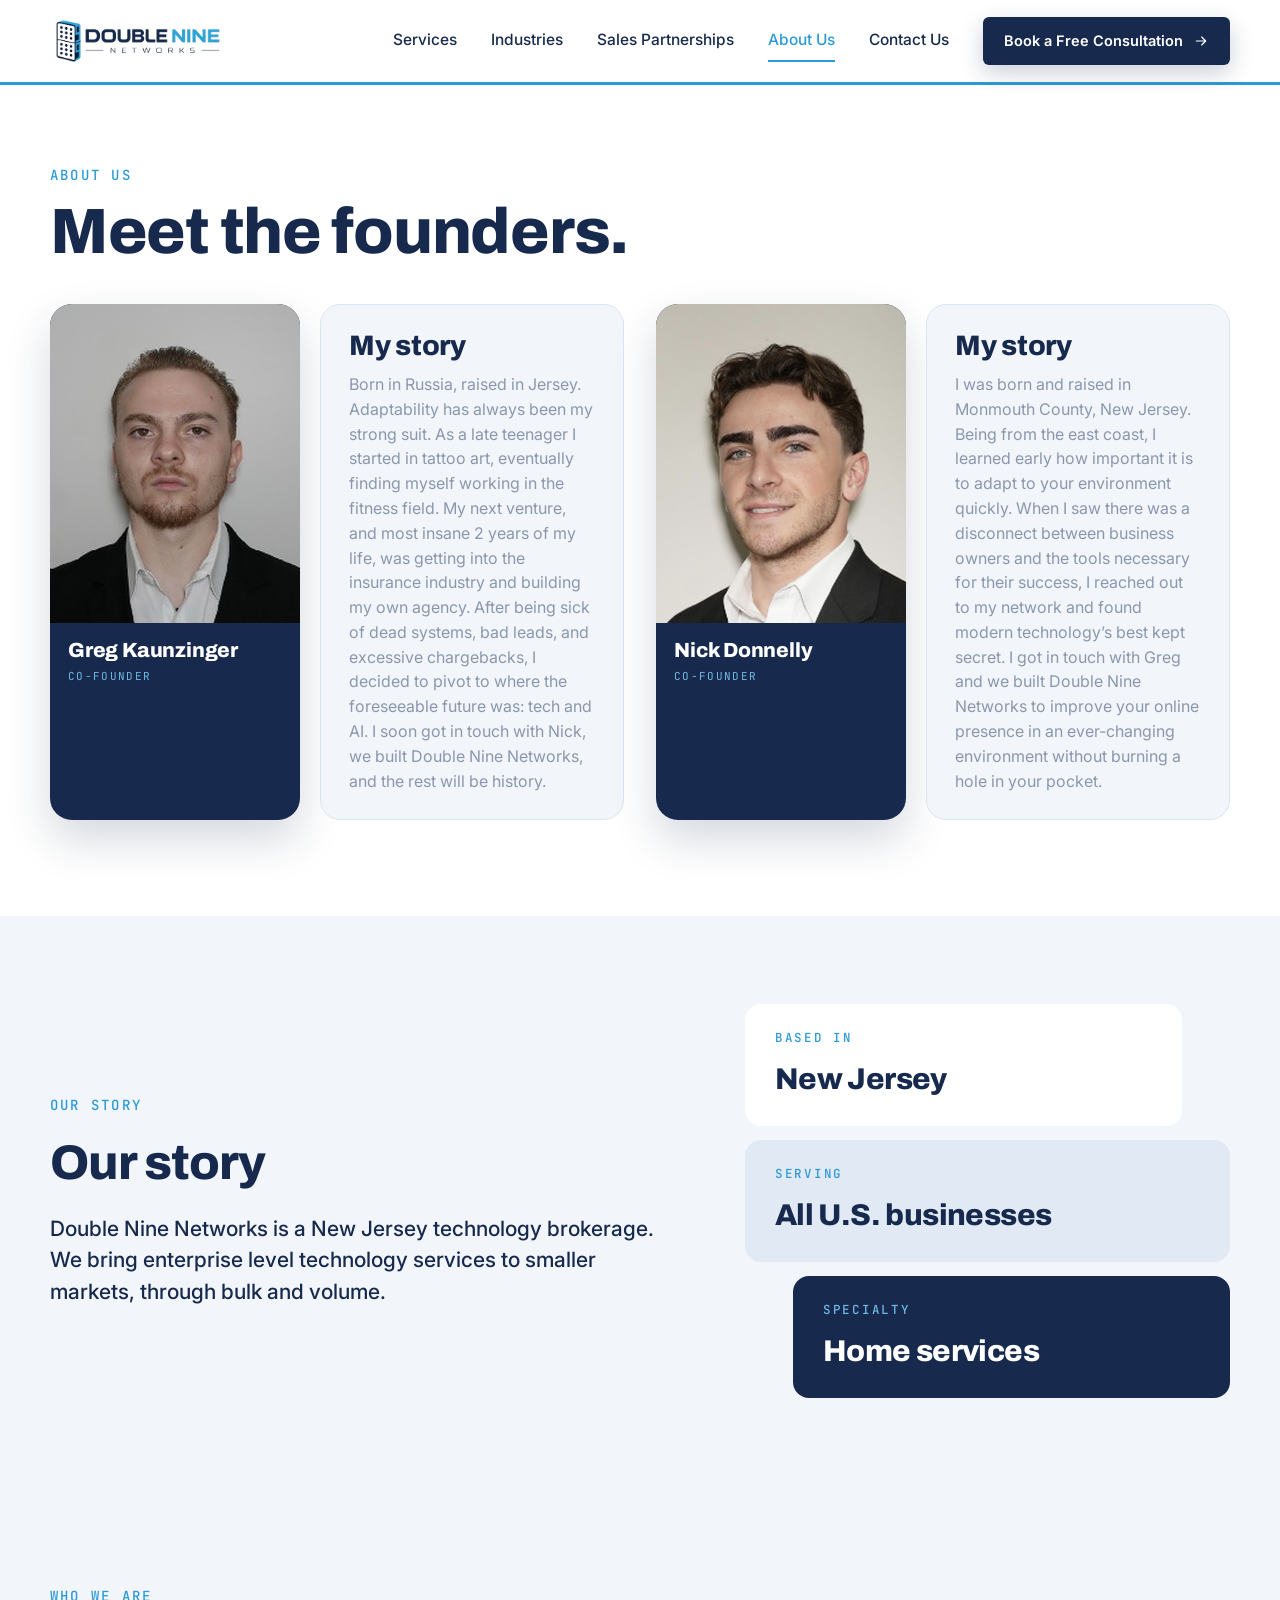
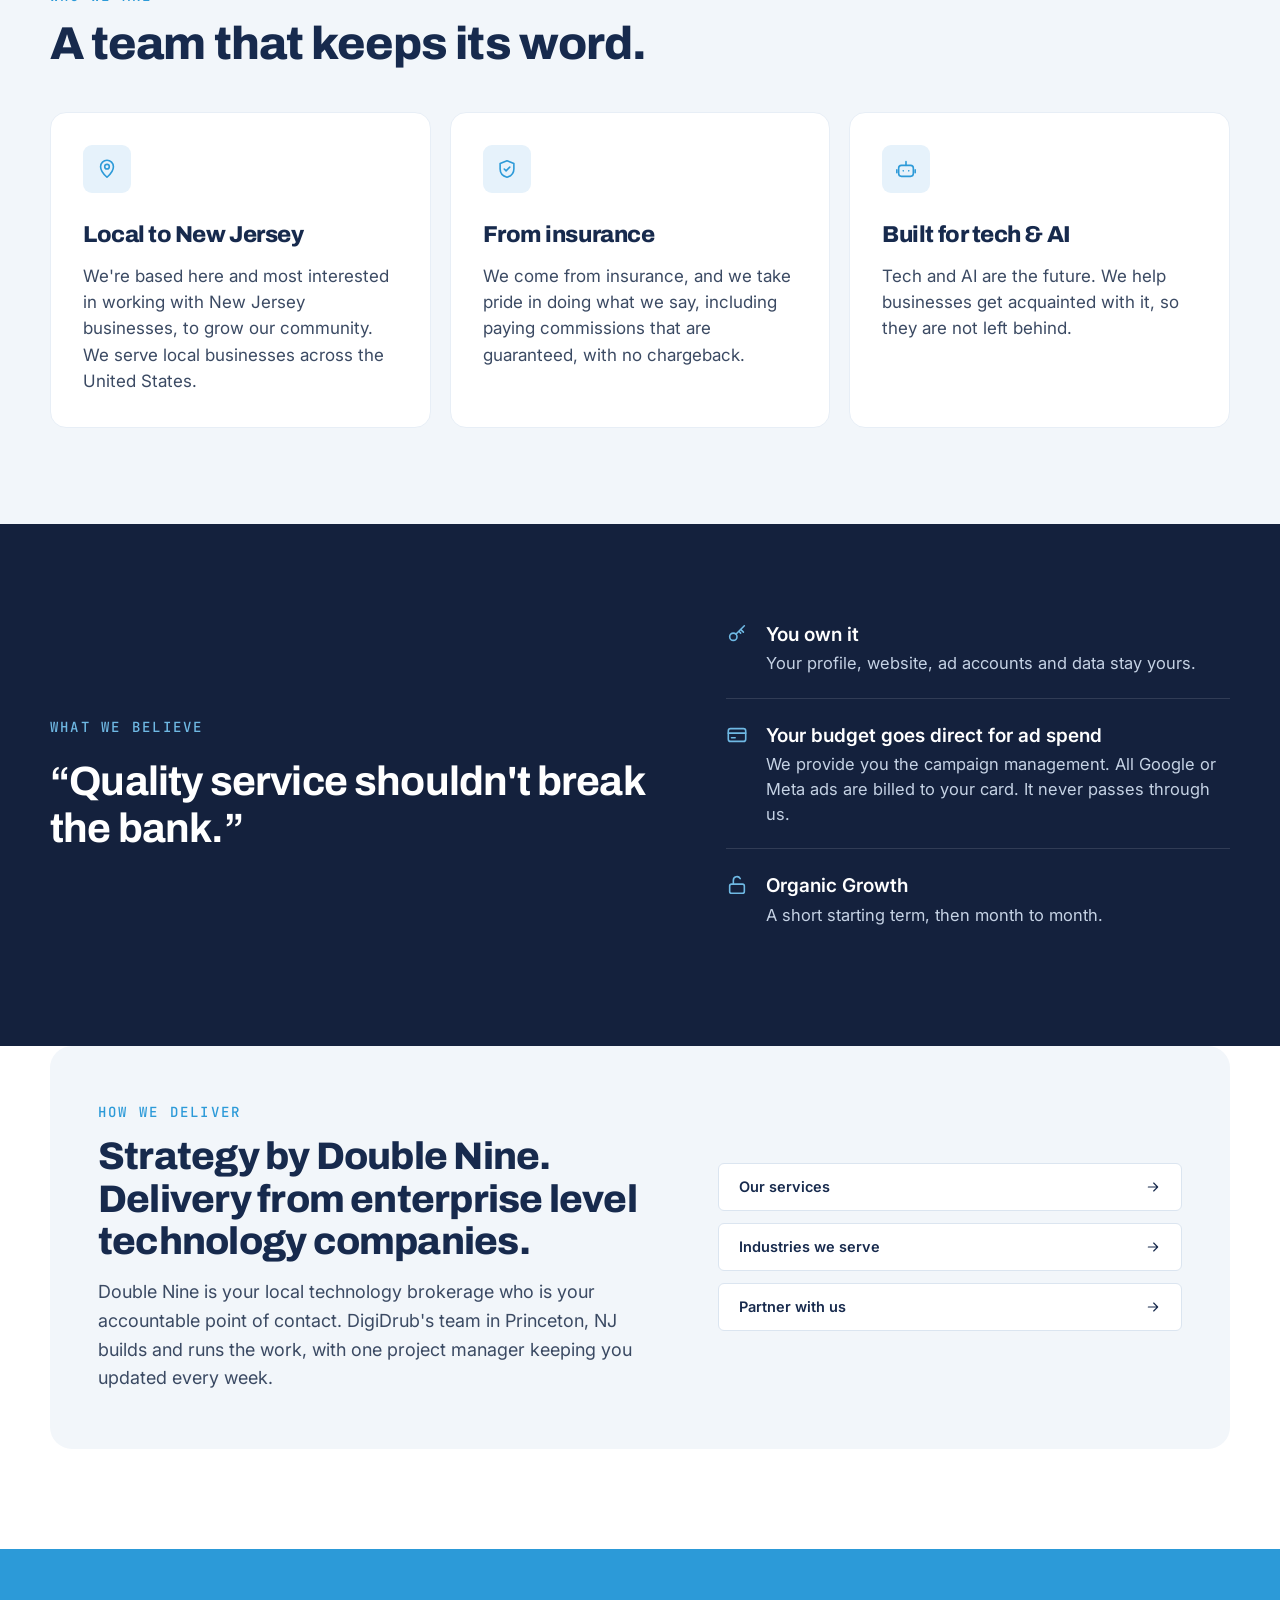
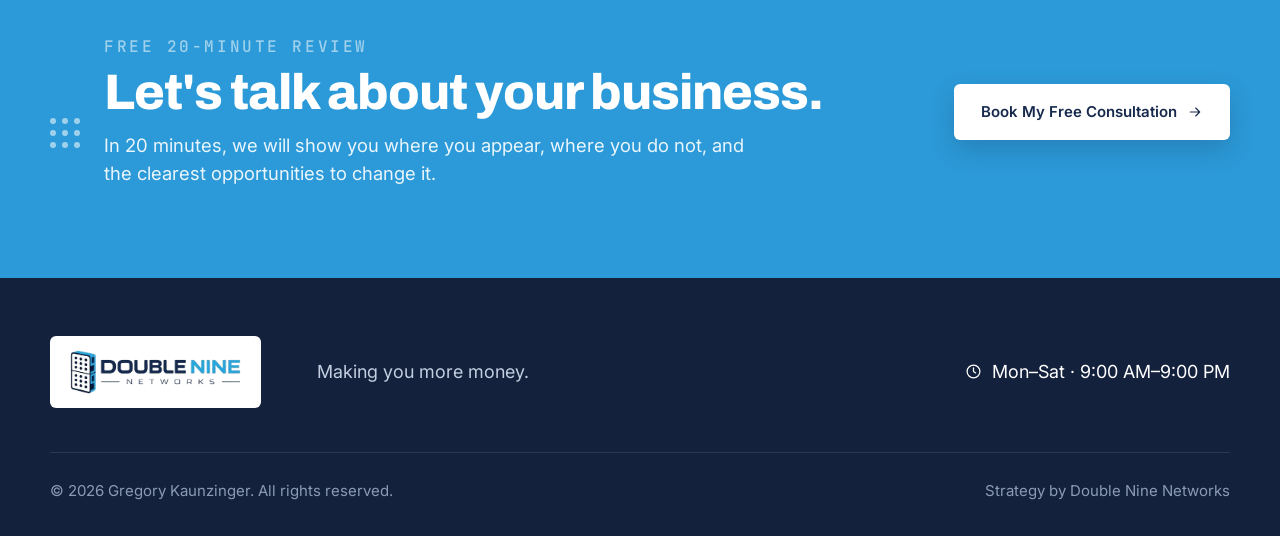
<file: about.html>
<!DOCTYPE html>
<html lang="en">
<head>
<meta charset="UTF-8">
<meta name="viewport" content="width=device-width, initial-scale=1.0">
<title>About — Double Nine Networks</title>
<meta name="description" content="Double Nine Networks is a New Jersey team that brings big-company technology and local visibility to businesses. Meet the co-founders, Greg Kaunzinger and Nick Donnelly.">
<link rel="canonical" href="https://doubleninenetworks.com/about.html">
<meta property="og:title" content="About — Double Nine Networks">
<meta property="og:description" content="More calls from Google and AI. Fewer shared leads.">
<meta property="og:url" content="https://doubleninenetworks.com/about.html">
<meta property="og:type" content="website">
<link rel="icon" href="favicon.ico" sizes="any">
<link rel="icon" type="image/png" sizes="32x32" href="favicon-32.png">
<link rel="icon" type="image/png" sizes="192x192" href="favicon-192.png">
<link rel="apple-touch-icon" href="apple-touch-icon.png">
<link rel="preconnect" href="https://fonts.googleapis.com">
<link rel="preconnect" href="https://fonts.gstatic.com" crossorigin>
<link href="https://fonts.googleapis.com/css2?family=Archivo:wght@600;700;800&family=Inter:wght@400;500;600&family=JetBrains+Mono:wght@400;500&display=swap" rel="stylesheet">
<link rel="stylesheet" href="styles.css">
<script src="content.js"></script>
</head>
<body>

<!-- Icon sprite -->
<svg width="0" height="0" style="position:absolute" aria-hidden="true">
  <defs>
    <symbol id="i-search" viewBox="0 0 24 24"><circle cx="11" cy="11" r="7"/><path d="m20 20-3.5-3.5"/></symbol>
    <symbol id="i-pin" viewBox="0 0 24 24"><path d="M12 21s-7-6.2-7-11.5A7 7 0 0 1 19 9.5C19 14.8 12 21 12 21z"/><circle cx="12" cy="9.5" r="2.5"/></symbol>
    <symbol id="i-sparkles" viewBox="0 0 24 24"><path d="M11 3l1.9 5.1L18 10l-5.1 1.9L11 17l-1.9-5.1L4 10l5.1-1.9z"/><path d="M19 15l.8 2.2 2.2.8-2.2.8L19 21l-.8-2.2-2.2-.8 2.2-.8z"/></symbol>
    <symbol id="i-phone" viewBox="0 0 24 24"><path d="M21 16.9v3a2 2 0 0 1-2.2 2 19.8 19.8 0 0 1-8.6-3.1 19.5 19.5 0 0 1-6-6A19.8 19.8 0 0 1 2.1 4.2 2 2 0 0 1 4.1 2h3a2 2 0 0 1 2 1.7c.1 1 .4 1.9.7 2.8a2 2 0 0 1-.5 2.1L8.1 9.9a16 16 0 0 0 6 6l1.3-1.3a2 2 0 0 1 2.1-.4c.9.3 1.8.6 2.8.7a2 2 0 0 1 1.7 2z"/><path d="M14.5 3a7.5 7.5 0 0 1 6.5 6.5M14.5 6.5A4 4 0 0 1 17.5 9.5"/></symbol>
    <symbol id="i-cal" viewBox="0 0 24 24"><rect x="3" y="4.5" width="18" height="16.5" rx="2.5"/><path d="M16 2.5v4M8 2.5v4M3 10h18"/></symbol>
    <symbol id="i-check" viewBox="0 0 24 24"><path d="M20 6 9 17l-5-5"/></symbol>
    <symbol id="i-arrow" viewBox="0 0 24 24"><path d="M5 12h14M13 6l6 6-6 6"/></symbol>
    <symbol id="i-clock" viewBox="0 0 24 24"><circle cx="12" cy="12" r="9"/><path d="M12 7v5l3 2"/></symbol>
    <symbol id="i-mega" viewBox="0 0 24 24"><path d="M3 11v2a1 1 0 0 0 1 1h2l5 4V6L6 10H4a1 1 0 0 0-1 1z"/><path d="M15.5 8.5a5 5 0 0 1 0 7M18.5 6a9 9 0 0 1 0 12"/></symbol>
    <symbol id="i-mobile" viewBox="0 0 24 24"><rect x="6.5" y="2" width="11" height="20" rx="2.5"/><path d="M11 18.5h2"/></symbol>
    <symbol id="i-headset" viewBox="0 0 24 24"><path d="M4 14v-2a8 8 0 0 1 16 0v2"/><rect x="3" y="14" width="4" height="6" rx="1.5"/><rect x="17" y="14" width="4" height="6" rx="1.5"/><path d="M19 20c0 1.5-2 2-5 2"/></symbol>
    <symbol id="i-msg" viewBox="0 0 24 24"><path d="M21 12a8 8 0 0 1-11.7 7L4 20.5l1.5-4.6A8 8 0 1 1 21 12z"/><path d="M8.5 10h7M8.5 13.5h4"/></symbol>
    <symbol id="i-wrench" viewBox="0 0 24 24"><path d="M14.7 6.3a1 1 0 0 0 0 1.4l1.6 1.6a1 1 0 0 0 1.4 0l3.77-3.77a6 6 0 0 1-7.94 7.94l-6.91 6.91a2.12 2.12 0 0 1-3-3l6.91-6.91a6 6 0 0 1 7.94-7.94l-3.76 3.76z"/></symbol>
    <symbol id="i-chart" viewBox="0 0 24 24"><path d="M3 3v18h18"/><path d="m7 15 4-5 3 3 5-6"/></symbol>
    <symbol id="i-users" viewBox="0 0 24 24"><circle cx="9" cy="8" r="3.5"/><path d="M2.5 20a6.5 6.5 0 0 1 13 0"/><path d="M16 4.6a3.5 3.5 0 0 1 0 6.8M18.5 14a6.5 6.5 0 0 1 3 6"/></symbol>
    <symbol id="i-key" viewBox="0 0 24 24"><circle cx="8" cy="15" r="4"/><path d="m11 12 9-9M16 7l3 3M14 9l2 2"/></symbol>
    <symbol id="i-card" viewBox="0 0 24 24"><rect x="2.5" y="5" width="19" height="14" rx="2.5"/><path d="M2.5 10h19M6 15h4"/></symbol>
    <symbol id="i-unlock" viewBox="0 0 24 24"><rect x="4" y="11" width="16" height="10" rx="2"/><path d="M8 11V7a4 4 0 0 1 7.5-2"/></symbol>
    <symbol id="i-trend" viewBox="0 0 24 24"><path d="M3 17l6-6 4 4 8-8"/><path d="M15 7h6v6"/></symbol>
    <symbol id="i-bot" viewBox="0 0 24 24"><rect x="4" y="8" width="16" height="12" rx="3"/><path d="M12 4v4M9 14h.01M15 14h.01M2 13v3M22 13v3"/></symbol>
    <symbol id="i-nodes" viewBox="0 0 24 24"><circle cx="12" cy="5" r="2"/><circle cx="5" cy="19" r="2"/><circle cx="19" cy="19" r="2"/><path d="M12 7v5M12 12l-6 5M12 12l6 5"/></symbol>
    <symbol id="i-shield" viewBox="0 0 24 24"><path d="M12 3 4.5 6v6c0 4.5 3.2 7.8 7.5 9 4.3-1.2 7.5-4.5 7.5-9V6z"/><path d="m9 12 2 2 4-4"/></symbol>
    <symbol id="i-down" viewBox="0 0 24 24"><path d="m6 9 6 6 6-6"/></symbol>
      <symbol id="i-mail" viewBox="0 0 24 24"><rect x="3" y="5" width="18" height="14" rx="2.5"/><path d="m3.5 7 8.5 6 8.5-6"/></symbol>
    <symbol id="i-save" viewBox="0 0 24 24"><path d="M12 4v11M7 11l5 5 5-5M5 20h14"/></symbol>
    <symbol id="i-ext" viewBox="0 0 24 24"><path d="M14 4h6v6M20 4l-9 9M18 14v5a1 1 0 0 1-1 1H5a1 1 0 0 1-1-1V7a1 1 0 0 1 1-1h5"/></symbol>
  </defs>
</svg>

<!-- ============ HEADER ============ -->
<header class="site-header">
  <div class="wrap">
    <a class="logo" href="index.html" aria-label="Double Nine Networks home"><img src="assets/logo.png" alt="Double Nine Networks"></a>
    <nav class="main-nav" id="main-nav" aria-label="Main">
      <a href="services.html" data-ek="site.header.services-992a">Services</a>
      <a href="industries.html" data-ek="site.header.industries-eb47">Industries</a>
      <a href="partnerships.html" data-ek="site.header.partnerships-29d9">Partnerships</a>
      <a href="about.html" aria-current="page" data-ek="site.header.about-8f7f">About</a>
      <a href="contact.html" data-ek="site.header.contact-bbaf">Contact</a>
      <a class="nav-cta-mobile btn btn-blue" href="booking.html"><dn-t data-ek="site.header.book-a-free-review-a6f4">Book a free review</dn-t> <svg class="ico"><use href="#i-arrow"/></svg></a>
    </nav>
    <div class="nav-actions">
      <a class="btn btn-navy nav-cta" href="booking.html"><dn-t data-ek="site.header.book-a-free-review-a6f4">Book a free review</dn-t> <svg class="ico"><use href="#i-arrow"/></svg></a>
      <button class="nav-toggle" type="button" aria-expanded="false" aria-controls="main-nav" aria-label="Open menu">
        <svg class="ico" viewBox="0 0 24 24"><path class="bars" d="M4 7h16M4 12h16M4 17h16"/><path class="x" d="M6 6l12 12M18 6 6 18"/></svg>
      </button>
    </div>
  </div>
</header>

<main id="top">

<section class="ab-team" id="team">
  <div class="wrap">
    <div class="pt-head">
      <div class="eyebrow" data-ek="about.1">About us</div>
      <h1 data-ek="about.2">Meet the founders.</h1>
    </div>
    <div class="fteam">
      <article class="fpair">
        <figure class="fcard">
          <img src="assets/greg.jpg" alt="Greg Kaunzinger" width="216" height="276">
          <figcaption><b data-ek="about.3">Greg Kaunzinger</b><span data-ek="about.4">Co-Founder</span></figcaption>
        </figure>
        <div class="fbox">
          <h2 data-ek="about.42">My story</h2>
          <p data-ek="about.43">Write your story here.</p>
        </div>
      </article>
      <article class="fpair">
        <figure class="fcard">
          <img src="assets/nick.jpg" alt="Nick Donnelly" width="216" height="276">
          <figcaption><b data-ek="about.5">Nick Donnelly</b><span data-ek="about.6">Co-Founder</span></figcaption>
        </figure>
        <div class="fbox">
          <h2 data-ek="about.44">My story</h2>
          <p data-ek="about.45">Write your story here.</p>
        </div>
      </article>
    </div>
  </div>
</section>

<section class="ab-hero">
  <div class="wrap">
    <div class="ab-hero-copy">
      <div class="eyebrow" data-ek="about.7">Our story</div>
      <h2 data-ek="about.8">Big-company technology, for local businesses.</h2>
      <p class="ab-lead" data-ek="about.9">Double Nine Networks is a New Jersey marketing organization. We bring multinational technology services to smaller markets, through bulk and volume buying.</p>
    </div>
    <div class="ab-tags" aria-label="At a glance">
      <div class="ab-tag"><span class="gate-k" data-ek="about.10">Based in</span><b data-ek="about.11">New Jersey</b></div>
      <div class="ab-tag"><span class="gate-k" data-ek="about.12">Serving</span><b data-ek="about.13">All local businesses</b></div>
      <div class="ab-tag dark"><span class="gate-k" data-ek="about.14">Specialty</span><b data-ek="about.15">Home services</b></div>
    </div>
  </div>
</section>

<section class="ab-who" id="who">
  <div class="wrap">
    <div class="pt-head">
      <div class="eyebrow" data-ek="about.16">Who we are</div>
      <h2 data-ek="about.17">A team that keeps its word.</h2>
    </div>
    <div class="ab-cards">
      <article class="ab-card"><div class="card-ico"><svg class="ico"><use href="#i-pin"/></svg></div><h3 data-ek="about.18">Local to New Jersey</h3><p data-ek="about.19">We're based here and most interested in working with New Jersey businesses, to grow our community. We serve local businesses across the United States.</p></article>
      <article class="ab-card"><div class="card-ico"><svg class="ico"><use href="#i-shield"/></svg></div><h3 data-ek="about.20">From insurance</h3><p data-ek="about.21">We come from insurance, and we take pride in doing what we say, including paying commissions that are guaranteed, with no chargeback.</p></article>
      <article class="ab-card"><div class="card-ico"><svg class="ico"><use href="#i-bot"/></svg></div><h3 data-ek="about.22">Built for AI</h3><p data-ek="about.23">AI is the future. We help businesses get acquainted with it, so they are not left behind.</p></article>
    </div>
  </div>
</section>

<section class="ab-believe" id="believe">
  <div class="wrap">
    <div class="ab-quote">
      <div class="eyebrow" data-ek="about.24">What we believe</div>
      <q data-ek="about.25">No promises we can't keep. You hear from us every week, whether the news is good or bad.</q>
    </div>
    <ul class="ab-values">
      <li><svg class="ico"><use href="#i-key"/></svg><div><b data-ek="about.26">You own it</b><span data-ek="about.27">Your profile, website, ad accounts and data stay yours.</span></div></li>
      <li><svg class="ico"><use href="#i-card"/></svg><div><b data-ek="about.28">Your budget goes direct</b><span data-ek="about.29">Google or Meta bills your card. It never passes through us.</span></div></li>
      <li><svg class="ico"><use href="#i-unlock"/></svg><div><b data-ek="about.30">No long lock-in</b><span data-ek="about.31">A short starting term, then month to month.</span></div></li>
    </ul>
  </div>
</section>


<section class="ab-deliver" id="deliver">
  <div class="wrap">
    <div>
      <div class="eyebrow" data-ek="about.32">How we deliver</div>
      <h2 data-ek="about.33">Strategy by Double Nine. Delivery with DigiDrub.</h2>
      <p data-ek="about.34">Double Nine is your nearby, accountable point of contact. DigiDrub's team in Princeton, NJ builds and runs the work, with one project manager keeping you updated every week.</p>
    </div>
    <div class="ab-links">
      <a class="btn btn-outline" href="services.html"><dn-t data-ek="about.35">Our services</dn-t> <svg class="ico"><use href="#i-arrow"/></svg></a>
      <a class="btn btn-outline" href="industries.html"><dn-t data-ek="about.36">Industries we serve</dn-t> <svg class="ico"><use href="#i-arrow"/></svg></a>
      <a class="btn btn-outline" href="partnerships.html"><dn-t data-ek="about.37">Partner with us</dn-t> <svg class="ico"><use href="#i-arrow"/></svg></a>
    </div>
  </div>
</section>

<section class="cta" id="book">
  <div class="wrap">
    <div class="dots" aria-hidden="true"><i></i><i></i><i></i><i></i><i></i><i></i><i></i><i></i><i></i></div>
    <div>
      <div class="eyebrow" data-ek="about.38">Free 20-minute review</div>
      <h2 data-ek="about.39">Let's talk about your business.</h2>
      <p data-ek="about.40">In 20 minutes, we will show you where you appear, where you do not, and the clearest opportunities to change it.</p>
    </div>
    <a class="btn btn-white" href="booking.html"><dn-t data-ek="about.41">Book my free review</dn-t> <svg class="ico"><use href="#i-arrow"/></svg></a>
  </div>
</section>

</main>

<!-- ============ FOOTER ============ -->
<footer class="site-footer">
  <div class="wrap">
    <div class="foot-top">
      <a class="foot-logo" href="index.html" aria-label="Double Nine Networks"><img src="assets/logo.png" alt="Double Nine Networks"></a>
      <p class="foot-tag" data-ek="site.footer.helping-home-service-companies-4c20">Helping home service companies and local businesses get found, get called, and get booked.</p>
      <div class="foot-hours"><svg class="ico"><use href="#i-clock"/></svg><dn-t data-ek="site.footer.mon-sat-9-00-am-9-00-pm-a6de">Mon–Sat · 9:00 AM–9:00 PM</dn-t></div>
    </div>
    <div class="foot-bottom">
      <span data-ek="site.footer.2026-double-nine-networks-all-d290">© 2026 Double Nine Networks. All rights reserved.</span>
      <span data-ek="site.footer.strategy-by-double-nine-delive-51ce">Strategy by Double Nine · Delivery with DigiDrub</span>
    </div>
  </div>
</footer>

<script>
  // Mobile menu
  (function(){
    var btn = document.querySelector('.nav-toggle');
    var nav = document.getElementById('main-nav');
    if(!btn || !nav) return;
    function set(open){
      nav.classList.toggle('open', open);
      btn.setAttribute('aria-expanded', open ? 'true' : 'false');
      btn.setAttribute('aria-label', open ? 'Close menu' : 'Open menu');
    }
    btn.addEventListener('click', function(){ set(!nav.classList.contains('open')); });
    nav.addEventListener('click', function(e){ if(e.target.closest('a')) set(false); });
    document.addEventListener('keydown', function(e){ if(e.key === 'Escape') set(false); });
  })();
</script>
<script src="edit.js"></script>
</body>
</html>
</file>
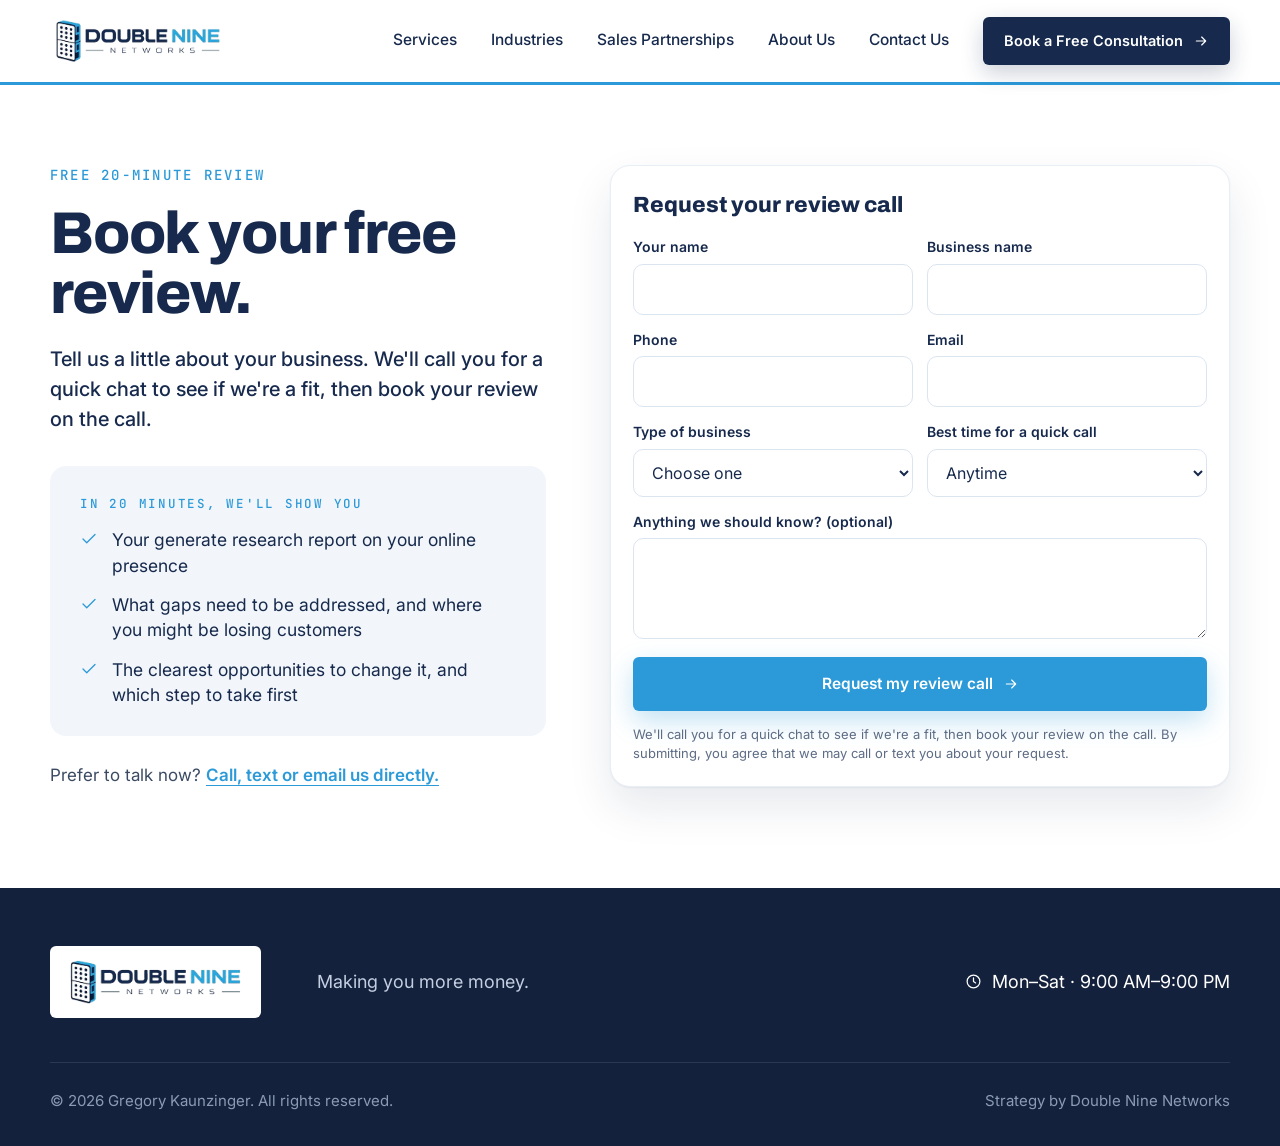
<file: booking.html>
<!DOCTYPE html>
<html lang="en">
<head>
<meta charset="UTF-8">
<meta name="viewport" content="width=device-width, initial-scale=1.0">
<title>Book a Free Review — Double Nine Networks</title>
<meta name="description" content="Book your free 20-minute review with Double Nine Networks. Send a quick request and we will call you, then show you where you appear, where you do not, and the clearest opportunities to change it.">
<link rel="canonical" href="https://doubleninenetworks.com/booking.html">
<meta property="og:title" content="Book a Free Review — Double Nine Networks">
<meta property="og:description" content="More calls from Google and AI. Fewer shared leads.">
<meta property="og:url" content="https://doubleninenetworks.com/booking.html">
<meta property="og:type" content="website">
<link rel="icon" href="favicon.ico" sizes="any">
<link rel="icon" type="image/png" sizes="32x32" href="favicon-32.png">
<link rel="icon" type="image/png" sizes="192x192" href="favicon-192.png">
<link rel="apple-touch-icon" href="apple-touch-icon.png">
<link rel="preconnect" href="https://fonts.googleapis.com">
<link rel="preconnect" href="https://fonts.gstatic.com" crossorigin>
<link href="https://fonts.googleapis.com/css2?family=Archivo:wght@600;700;800&family=Inter:wght@400;500;600&family=JetBrains+Mono:wght@400;500&display=swap" rel="stylesheet">
<link rel="stylesheet" href="styles.css">
<script src="config.js"></script>
<script src="content.js"></script>
</head>
<body>

<!-- Icon sprite -->
<svg width="0" height="0" style="position:absolute" aria-hidden="true">
  <defs>
    <symbol id="i-search" viewBox="0 0 24 24"><circle cx="11" cy="11" r="7"/><path d="m20 20-3.5-3.5"/></symbol>
    <symbol id="i-pin" viewBox="0 0 24 24"><path d="M12 21s-7-6.2-7-11.5A7 7 0 0 1 19 9.5C19 14.8 12 21 12 21z"/><circle cx="12" cy="9.5" r="2.5"/></symbol>
    <symbol id="i-sparkles" viewBox="0 0 24 24"><path d="M11 3l1.9 5.1L18 10l-5.1 1.9L11 17l-1.9-5.1L4 10l5.1-1.9z"/><path d="M19 15l.8 2.2 2.2.8-2.2.8L19 21l-.8-2.2-2.2-.8 2.2-.8z"/></symbol>
    <symbol id="i-phone" viewBox="0 0 24 24"><path d="M21 16.9v3a2 2 0 0 1-2.2 2 19.8 19.8 0 0 1-8.6-3.1 19.5 19.5 0 0 1-6-6A19.8 19.8 0 0 1 2.1 4.2 2 2 0 0 1 4.1 2h3a2 2 0 0 1 2 1.7c.1 1 .4 1.9.7 2.8a2 2 0 0 1-.5 2.1L8.1 9.9a16 16 0 0 0 6 6l1.3-1.3a2 2 0 0 1 2.1-.4c.9.3 1.8.6 2.8.7a2 2 0 0 1 1.7 2z"/><path d="M14.5 3a7.5 7.5 0 0 1 6.5 6.5M14.5 6.5A4 4 0 0 1 17.5 9.5"/></symbol>
    <symbol id="i-cal" viewBox="0 0 24 24"><rect x="3" y="4.5" width="18" height="16.5" rx="2.5"/><path d="M16 2.5v4M8 2.5v4M3 10h18"/></symbol>
    <symbol id="i-check" viewBox="0 0 24 24"><path d="M20 6 9 17l-5-5"/></symbol>
    <symbol id="i-arrow" viewBox="0 0 24 24"><path d="M5 12h14M13 6l6 6-6 6"/></symbol>
    <symbol id="i-clock" viewBox="0 0 24 24"><circle cx="12" cy="12" r="9"/><path d="M12 7v5l3 2"/></symbol>
    <symbol id="i-mega" viewBox="0 0 24 24"><path d="M3 11v2a1 1 0 0 0 1 1h2l5 4V6L6 10H4a1 1 0 0 0-1 1z"/><path d="M15.5 8.5a5 5 0 0 1 0 7M18.5 6a9 9 0 0 1 0 12"/></symbol>
    <symbol id="i-mobile" viewBox="0 0 24 24"><rect x="6.5" y="2" width="11" height="20" rx="2.5"/><path d="M11 18.5h2"/></symbol>
    <symbol id="i-headset" viewBox="0 0 24 24"><path d="M4 14v-2a8 8 0 0 1 16 0v2"/><rect x="3" y="14" width="4" height="6" rx="1.5"/><rect x="17" y="14" width="4" height="6" rx="1.5"/><path d="M19 20c0 1.5-2 2-5 2"/></symbol>
    <symbol id="i-msg" viewBox="0 0 24 24"><path d="M21 12a8 8 0 0 1-11.7 7L4 20.5l1.5-4.6A8 8 0 1 1 21 12z"/><path d="M8.5 10h7M8.5 13.5h4"/></symbol>
    <symbol id="i-wrench" viewBox="0 0 24 24"><path d="M14.7 6.3a1 1 0 0 0 0 1.4l1.6 1.6a1 1 0 0 0 1.4 0l3.77-3.77a6 6 0 0 1-7.94 7.94l-6.91 6.91a2.12 2.12 0 0 1-3-3l6.91-6.91a6 6 0 0 1 7.94-7.94l-3.76 3.76z"/></symbol>
    <symbol id="i-chart" viewBox="0 0 24 24"><path d="M3 3v18h18"/><path d="m7 15 4-5 3 3 5-6"/></symbol>
    <symbol id="i-users" viewBox="0 0 24 24"><circle cx="9" cy="8" r="3.5"/><path d="M2.5 20a6.5 6.5 0 0 1 13 0"/><path d="M16 4.6a3.5 3.5 0 0 1 0 6.8M18.5 14a6.5 6.5 0 0 1 3 6"/></symbol>
    <symbol id="i-key" viewBox="0 0 24 24"><circle cx="8" cy="15" r="4"/><path d="m11 12 9-9M16 7l3 3M14 9l2 2"/></symbol>
    <symbol id="i-card" viewBox="0 0 24 24"><rect x="2.5" y="5" width="19" height="14" rx="2.5"/><path d="M2.5 10h19M6 15h4"/></symbol>
    <symbol id="i-unlock" viewBox="0 0 24 24"><rect x="4" y="11" width="16" height="10" rx="2"/><path d="M8 11V7a4 4 0 0 1 7.5-2"/></symbol>
    <symbol id="i-trend" viewBox="0 0 24 24"><path d="M3 17l6-6 4 4 8-8"/><path d="M15 7h6v6"/></symbol>
    <symbol id="i-bot" viewBox="0 0 24 24"><rect x="4" y="8" width="16" height="12" rx="3"/><path d="M12 4v4M9 14h.01M15 14h.01M2 13v3M22 13v3"/></symbol>
    <symbol id="i-nodes" viewBox="0 0 24 24"><circle cx="12" cy="5" r="2"/><circle cx="5" cy="19" r="2"/><circle cx="19" cy="19" r="2"/><path d="M12 7v5M12 12l-6 5M12 12l6 5"/></symbol>
    <symbol id="i-shield" viewBox="0 0 24 24"><path d="M12 3 4.5 6v6c0 4.5 3.2 7.8 7.5 9 4.3-1.2 7.5-4.5 7.5-9V6z"/><path d="m9 12 2 2 4-4"/></symbol>
    <symbol id="i-down" viewBox="0 0 24 24"><path d="m6 9 6 6 6-6"/></symbol>
      <symbol id="i-mail" viewBox="0 0 24 24"><rect x="3" y="5" width="18" height="14" rx="2.5"/><path d="m3.5 7 8.5 6 8.5-6"/></symbol>
    <symbol id="i-save" viewBox="0 0 24 24"><path d="M12 4v11M7 11l5 5 5-5M5 20h14"/></symbol>
    <symbol id="i-ext" viewBox="0 0 24 24"><path d="M14 4h6v6M20 4l-9 9M18 14v5a1 1 0 0 1-1 1H5a1 1 0 0 1-1-1V7a1 1 0 0 1 1-1h5"/></symbol>
  </defs>
</svg>

<!-- ============ HEADER ============ -->
<header class="site-header">
  <div class="wrap">
    <a class="logo" href="index.html" aria-label="Double Nine Networks home"><img src="assets/logo.png" alt="Double Nine Networks"></a>
    <nav class="main-nav" id="main-nav" aria-label="Main">
      <a href="services.html" data-ek="site.header.services-992a">Services</a>
      <a href="industries.html" data-ek="site.header.industries-eb47">Industries</a>
      <a href="partnerships.html" data-ek="site.header.partnerships-29d9">Partnerships</a>
      <a href="about.html" data-ek="site.header.about-8f7f">About</a>
      <a href="contact.html" data-ek="site.header.contact-bbaf">Contact</a>
      <a class="nav-cta-mobile btn btn-blue" href="#book"><dn-t data-ek="site.header.book-a-free-review-a6f4">Book a free review</dn-t> <svg class="ico"><use href="#i-arrow"/></svg></a>
    </nav>
    <div class="nav-actions">
      <a class="btn btn-navy nav-cta" href="#book"><dn-t data-ek="site.header.book-a-free-review-a6f4">Book a free review</dn-t> <svg class="ico"><use href="#i-arrow"/></svg></a>
      <button class="nav-toggle" type="button" aria-expanded="false" aria-controls="main-nav" aria-label="Open menu">
        <svg class="ico" viewBox="0 0 24 24"><path class="bars" d="M4 7h16M4 12h16M4 17h16"/><path class="x" d="M6 6l12 12M18 6 6 18"/></svg>
      </button>
    </div>
  </div>
</header>

<main id="top">

<section class="bk">
  <div class="wrap">
    <div class="bk-copy">
      <div class="eyebrow" data-ek="booking.1">Free 20-minute review</div>
      <h1 data-ek="booking.2">Book your free review.</h1>
      <p class="bk-lead" data-ek="booking.3">Tell us a little about your business. We'll call you for a quick chat to see if we're a fit, then book your review on the call.</p>
      <div class="bk-list">
        <span class="gate-k" data-ek="booking.4">In 20 minutes, we'll show you</span>
        <ul>
          <li><svg class="ico"><use href="#i-check"/></svg><dn-t data-ek="booking.5">Where you appear when customers search nearby</dn-t></li>
          <li><svg class="ico"><use href="#i-check"/></svg><dn-t data-ek="booking.6">Where you don't, including on Google Maps and in AI answers</dn-t></li>
          <li><svg class="ico"><use href="#i-check"/></svg><dn-t data-ek="booking.7">The clearest opportunities to change it, and which step to take first</dn-t></li>
        </ul>
      </div>
      <p class="bk-alt"><dn-t data-ek="booking.8">Prefer to talk now?</dn-t> <a class="lnk" href="contact.html" data-ek="booking.9">Call, text or email us directly.</a></p>
    </div>
    <div class="bk-panel" id="book">
      <div class="bk-panel-top">
        <b data-ek="booking.10">Request your review call</b>
      </div>
      <form class="bk-form" id="bk-form" novalidate>
        <div class="f-row">
          <label><span data-ek="booking.24">Your name</span><input name="name" type="text" required autocomplete="name"></label>
          <label><span data-ek="booking.25">Business name</span><input name="business" type="text" required autocomplete="organization"></label>
        </div>
        <div class="f-row">
          <label><span data-ek="booking.26">Phone</span><input name="phone" type="tel" required autocomplete="tel"></label>
          <label><span data-ek="booking.27">Email</span><input name="email" type="email" required autocomplete="email"></label>
        </div>
        <div class="f-row">
          <label><span data-ek="booking.28">Type of business</span>
            <select name="industry" required>
              <option value="">Choose one</option>
              <option>HVAC</option><option>Plumbing</option><option>Electrical</option><option>Roofing</option>
              <option>Landscaping</option><option>Restoration</option><option>Pest control</option>
              <option>Other home service</option><option>Other local business</option>
            </select></label>
          <label><span data-ek="booking.29">Best time for a quick call</span>
            <select name="best_time">
              <option>Anytime</option><option>Morning</option><option>Afternoon</option><option>Evening</option>
            </select></label>
        </div>
        <label><span data-ek="booking.30">Anything we should know? (optional)</span><textarea name="notes" rows="3"></textarea></label>
        <input class="hp" type="text" name="website" tabindex="-1" autocomplete="off" aria-hidden="true">
        <button class="btn btn-blue bk-submit" type="submit"><span data-ek="booking.20">Request my review call</span> <svg class="ico"><use href="#i-arrow"/></svg></button>
        <p class="f-fine" data-ek="booking.21">We'll call you for a quick chat to see if we're a fit, then book your review on the call. By submitting, you agree that we may call or text you about your request.</p>
        <p class="f-err" id="bk-err" role="alert" hidden></p>
      </form>
      <div class="bk-done" id="bk-done" hidden>
        <svg class="ico"><use href="#i-check"/></svg>
        <h2 data-ek="booking.22">Thanks, we got your request.</h2>
        <p data-ek="booking.23">We'll call you soon to ask a few quick questions and book your review.</p>
      </div>
    </div>
  </div>
</section>

</main>

<!-- ============ FOOTER ============ -->
<footer class="site-footer">
  <div class="wrap">
    <div class="foot-top">
      <a class="foot-logo" href="index.html" aria-label="Double Nine Networks"><img src="assets/logo.png" alt="Double Nine Networks"></a>
      <p class="foot-tag" data-ek="site.footer.helping-home-service-companies-4c20">Helping home service companies and local businesses get found, get called, and get booked.</p>
      <div class="foot-hours"><svg class="ico"><use href="#i-clock"/></svg><dn-t data-ek="site.footer.mon-sat-9-00-am-9-00-pm-a6de">Mon–Sat · 9:00 AM–9:00 PM</dn-t></div>
    </div>
    <div class="foot-bottom">
      <span data-ek="site.footer.2026-double-nine-networks-all-d290">© 2026 Double Nine Networks. All rights reserved.</span>
      <span data-ek="site.footer.strategy-by-double-nine-delive-51ce">Strategy by Double Nine · Delivery with DigiDrub</span>
    </div>
  </div>
</footer>

<script>
  // Mobile menu
  (function(){
    var btn = document.querySelector('.nav-toggle');
    var nav = document.getElementById('main-nav');
    if(!btn || !nav) return;
    function set(open){
      nav.classList.toggle('open', open);
      btn.setAttribute('aria-expanded', open ? 'true' : 'false');
      btn.setAttribute('aria-label', open ? 'Close menu' : 'Open menu');
    }
    btn.addEventListener('click', function(){ set(!nav.classList.contains('open')); });
    nav.addEventListener('click', function(e){ if(e.target.closest('a')) set(false); });
    document.addEventListener('keydown', function(e){ if(e.key === 'Escape') set(false); });
  })();
</script>
<script>
  // Review request form. The lead address is set in config.js.
  (function(){
    var f=document.getElementById('bk-form'); if(!f) return;
    var err=document.getElementById('bk-err'), done=document.getElementById('bk-done');
    function fail(m){ err.textContent=m; err.hidden=false; }
    f.addEventListener('submit',function(e){
      e.preventDefault(); err.hidden=true;
      var d=Object.fromEntries(new FormData(f).entries());
      if(d.website) return;                       // spam trap
      if(!d.name||!d.business||!d.phone||!d.email||!d.industry){ fail('Please fill in your name, business, phone, email and business type.'); return; }
      if(!/^\S+@\S+\.\S+$/.test(d.email)){ fail('Please check your email address.'); return; }
      if(d.phone.replace(/\D/g,'').length<10){ fail('Please enter a phone number with area code.'); return; }
      var EP=(window.DN_CONFIG||{}).leadEndpoint; if(!EP){ fail("This form isn't connected yet. Please call or text us instead (see Contact)."); return; }
      var btn=f.querySelector('.bk-submit'); btn.disabled=true;
      delete d.website; d.source='website-booking'; d.page=location.href; d.submitted_at=new Date().toISOString();
      fetch(EP,{method:'POST',headers:{'Content-Type':'application/json'},body:JSON.stringify(d)})
        .then(function(r){ if(!r.ok) throw 0; f.hidden=true; done.hidden=false; done.scrollIntoView({block:'center',behavior:'smooth'}); })
        .catch(function(){ btn.disabled=false; fail("Something went wrong sending that. Please try again, or call or text us (see Contact)."); });
    });
  })();
</script>
<script src="edit.js"></script>
</body>
</html>
</file>
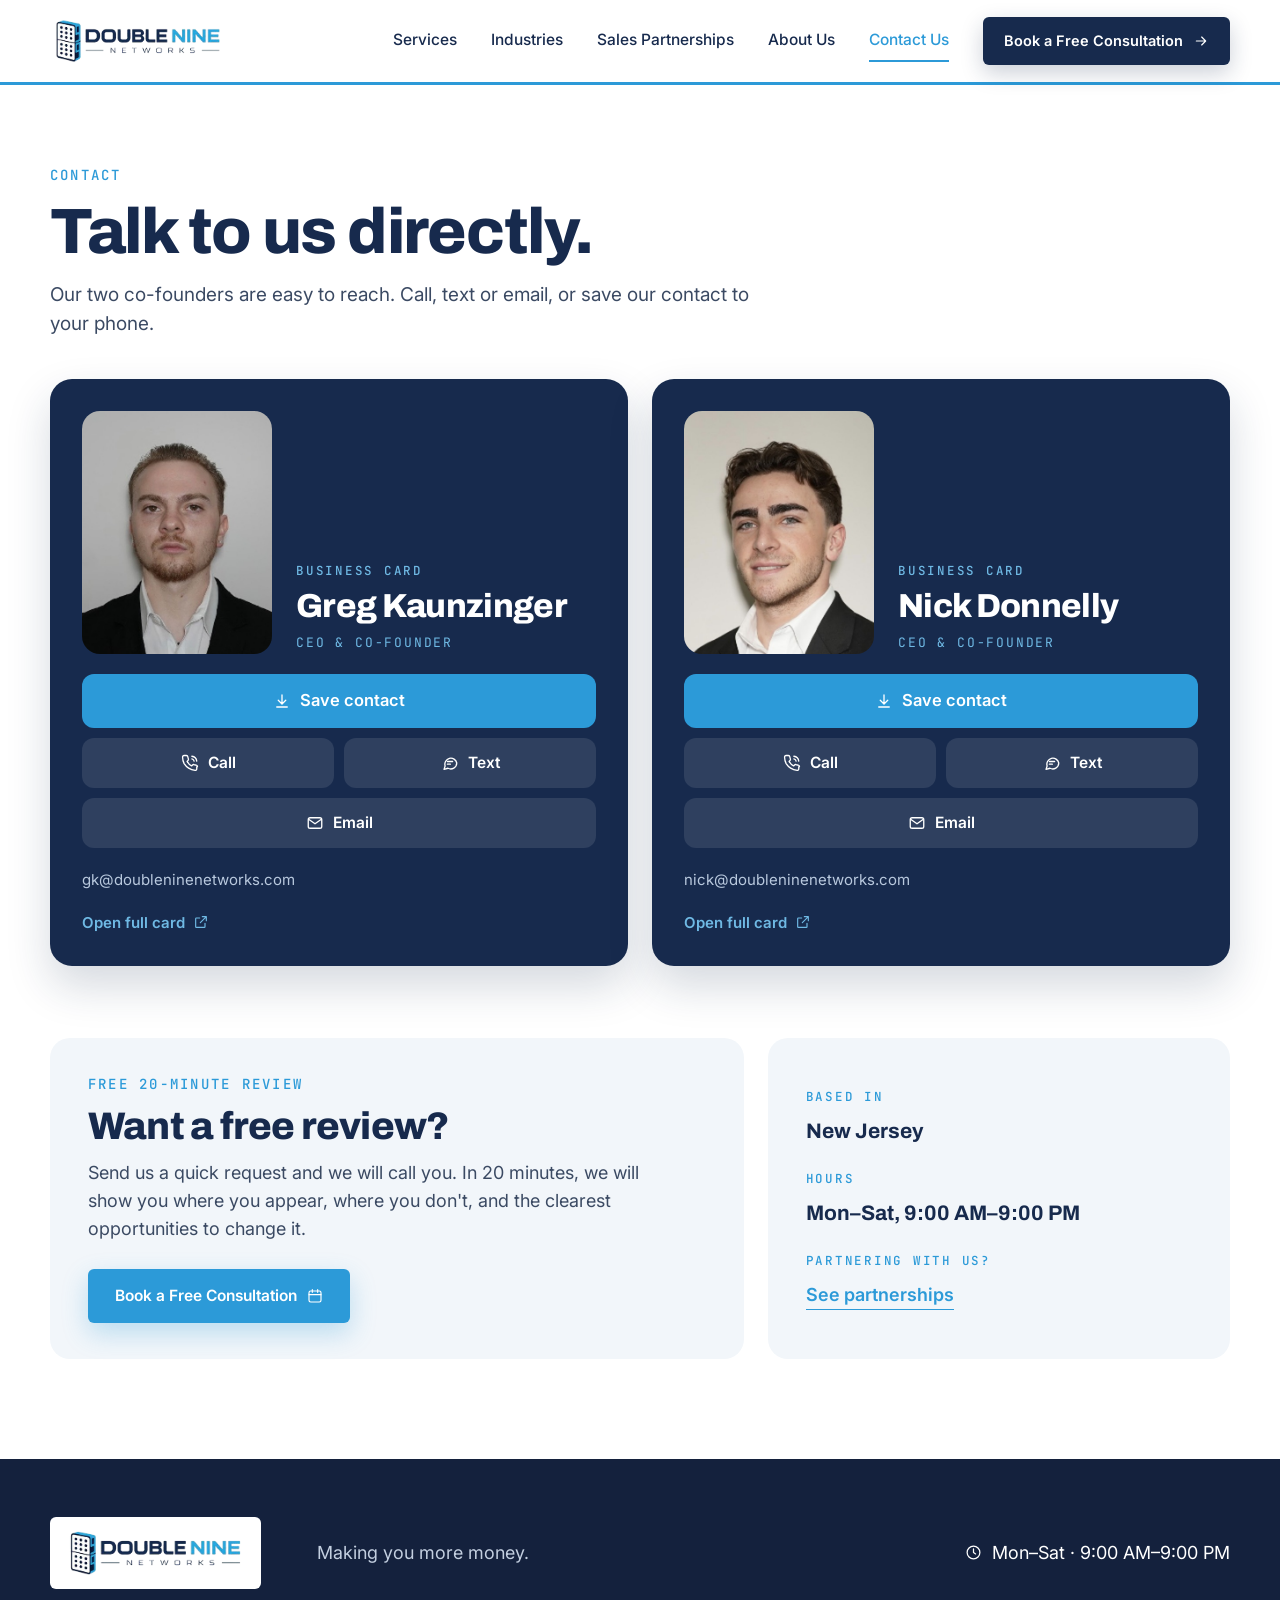
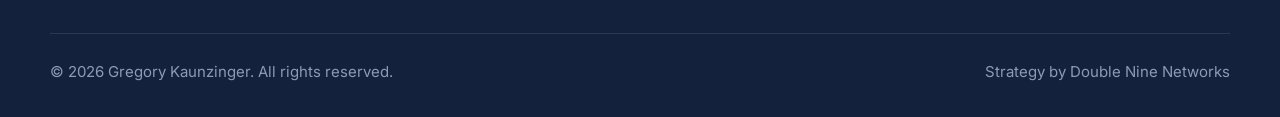
<file: contact.html>
<!DOCTYPE html>
<html lang="en">
<head>
<meta charset="UTF-8">
<meta name="viewport" content="width=device-width, initial-scale=1.0">
<title>Contact — Double Nine Networks</title>
<meta name="description" content="Contact Double Nine Networks. Call, text or email our co-founders directly, or book a free 20-minute review.">
<link rel="canonical" href="https://doubleninenetworks.com/contact.html">
<meta property="og:title" content="Contact — Double Nine Networks">
<meta property="og:description" content="More calls from Google and AI. Fewer shared leads.">
<meta property="og:url" content="https://doubleninenetworks.com/contact.html">
<meta property="og:type" content="website">
<link rel="icon" href="favicon.ico" sizes="any">
<link rel="icon" type="image/png" sizes="32x32" href="favicon-32.png">
<link rel="icon" type="image/png" sizes="192x192" href="favicon-192.png">
<link rel="apple-touch-icon" href="apple-touch-icon.png">
<link rel="preconnect" href="https://fonts.googleapis.com">
<link rel="preconnect" href="https://fonts.gstatic.com" crossorigin>
<link href="https://fonts.googleapis.com/css2?family=Archivo:wght@600;700;800&family=Inter:wght@400;500;600&family=JetBrains+Mono:wght@400;500&display=swap" rel="stylesheet">
<link rel="stylesheet" href="styles.css">
<script src="content.js"></script>
</head>
<body>

<!-- Icon sprite -->
<svg width="0" height="0" style="position:absolute" aria-hidden="true">
  <defs>
    <symbol id="i-search" viewBox="0 0 24 24"><circle cx="11" cy="11" r="7"/><path d="m20 20-3.5-3.5"/></symbol>
    <symbol id="i-pin" viewBox="0 0 24 24"><path d="M12 21s-7-6.2-7-11.5A7 7 0 0 1 19 9.5C19 14.8 12 21 12 21z"/><circle cx="12" cy="9.5" r="2.5"/></symbol>
    <symbol id="i-sparkles" viewBox="0 0 24 24"><path d="M11 3l1.9 5.1L18 10l-5.1 1.9L11 17l-1.9-5.1L4 10l5.1-1.9z"/><path d="M19 15l.8 2.2 2.2.8-2.2.8L19 21l-.8-2.2-2.2-.8 2.2-.8z"/></symbol>
    <symbol id="i-phone" viewBox="0 0 24 24"><path d="M21 16.9v3a2 2 0 0 1-2.2 2 19.8 19.8 0 0 1-8.6-3.1 19.5 19.5 0 0 1-6-6A19.8 19.8 0 0 1 2.1 4.2 2 2 0 0 1 4.1 2h3a2 2 0 0 1 2 1.7c.1 1 .4 1.9.7 2.8a2 2 0 0 1-.5 2.1L8.1 9.9a16 16 0 0 0 6 6l1.3-1.3a2 2 0 0 1 2.1-.4c.9.3 1.8.6 2.8.7a2 2 0 0 1 1.7 2z"/><path d="M14.5 3a7.5 7.5 0 0 1 6.5 6.5M14.5 6.5A4 4 0 0 1 17.5 9.5"/></symbol>
    <symbol id="i-cal" viewBox="0 0 24 24"><rect x="3" y="4.5" width="18" height="16.5" rx="2.5"/><path d="M16 2.5v4M8 2.5v4M3 10h18"/></symbol>
    <symbol id="i-check" viewBox="0 0 24 24"><path d="M20 6 9 17l-5-5"/></symbol>
    <symbol id="i-arrow" viewBox="0 0 24 24"><path d="M5 12h14M13 6l6 6-6 6"/></symbol>
    <symbol id="i-clock" viewBox="0 0 24 24"><circle cx="12" cy="12" r="9"/><path d="M12 7v5l3 2"/></symbol>
    <symbol id="i-mega" viewBox="0 0 24 24"><path d="M3 11v2a1 1 0 0 0 1 1h2l5 4V6L6 10H4a1 1 0 0 0-1 1z"/><path d="M15.5 8.5a5 5 0 0 1 0 7M18.5 6a9 9 0 0 1 0 12"/></symbol>
    <symbol id="i-mobile" viewBox="0 0 24 24"><rect x="6.5" y="2" width="11" height="20" rx="2.5"/><path d="M11 18.5h2"/></symbol>
    <symbol id="i-headset" viewBox="0 0 24 24"><path d="M4 14v-2a8 8 0 0 1 16 0v2"/><rect x="3" y="14" width="4" height="6" rx="1.5"/><rect x="17" y="14" width="4" height="6" rx="1.5"/><path d="M19 20c0 1.5-2 2-5 2"/></symbol>
    <symbol id="i-msg" viewBox="0 0 24 24"><path d="M21 12a8 8 0 0 1-11.7 7L4 20.5l1.5-4.6A8 8 0 1 1 21 12z"/><path d="M8.5 10h7M8.5 13.5h4"/></symbol>
    <symbol id="i-wrench" viewBox="0 0 24 24"><path d="M14.7 6.3a1 1 0 0 0 0 1.4l1.6 1.6a1 1 0 0 0 1.4 0l3.77-3.77a6 6 0 0 1-7.94 7.94l-6.91 6.91a2.12 2.12 0 0 1-3-3l6.91-6.91a6 6 0 0 1 7.94-7.94l-3.76 3.76z"/></symbol>
    <symbol id="i-chart" viewBox="0 0 24 24"><path d="M3 3v18h18"/><path d="m7 15 4-5 3 3 5-6"/></symbol>
    <symbol id="i-users" viewBox="0 0 24 24"><circle cx="9" cy="8" r="3.5"/><path d="M2.5 20a6.5 6.5 0 0 1 13 0"/><path d="M16 4.6a3.5 3.5 0 0 1 0 6.8M18.5 14a6.5 6.5 0 0 1 3 6"/></symbol>
    <symbol id="i-key" viewBox="0 0 24 24"><circle cx="8" cy="15" r="4"/><path d="m11 12 9-9M16 7l3 3M14 9l2 2"/></symbol>
    <symbol id="i-card" viewBox="0 0 24 24"><rect x="2.5" y="5" width="19" height="14" rx="2.5"/><path d="M2.5 10h19M6 15h4"/></symbol>
    <symbol id="i-unlock" viewBox="0 0 24 24"><rect x="4" y="11" width="16" height="10" rx="2"/><path d="M8 11V7a4 4 0 0 1 7.5-2"/></symbol>
    <symbol id="i-trend" viewBox="0 0 24 24"><path d="M3 17l6-6 4 4 8-8"/><path d="M15 7h6v6"/></symbol>
    <symbol id="i-bot" viewBox="0 0 24 24"><rect x="4" y="8" width="16" height="12" rx="3"/><path d="M12 4v4M9 14h.01M15 14h.01M2 13v3M22 13v3"/></symbol>
    <symbol id="i-nodes" viewBox="0 0 24 24"><circle cx="12" cy="5" r="2"/><circle cx="5" cy="19" r="2"/><circle cx="19" cy="19" r="2"/><path d="M12 7v5M12 12l-6 5M12 12l6 5"/></symbol>
    <symbol id="i-shield" viewBox="0 0 24 24"><path d="M12 3 4.5 6v6c0 4.5 3.2 7.8 7.5 9 4.3-1.2 7.5-4.5 7.5-9V6z"/><path d="m9 12 2 2 4-4"/></symbol>
    <symbol id="i-down" viewBox="0 0 24 24"><path d="m6 9 6 6 6-6"/></symbol>
      <symbol id="i-mail" viewBox="0 0 24 24"><rect x="3" y="5" width="18" height="14" rx="2.5"/><path d="m3.5 7 8.5 6 8.5-6"/></symbol>
    <symbol id="i-save" viewBox="0 0 24 24"><path d="M12 4v11M7 11l5 5 5-5M5 20h14"/></symbol>
    <symbol id="i-ext" viewBox="0 0 24 24"><path d="M14 4h6v6M20 4l-9 9M18 14v5a1 1 0 0 1-1 1H5a1 1 0 0 1-1-1V7a1 1 0 0 1 1-1h5"/></symbol>
  </defs>
</svg>

<!-- ============ HEADER ============ -->
<header class="site-header">
  <div class="wrap">
    <a class="logo" href="index.html" aria-label="Double Nine Networks home"><img src="assets/logo.png" alt="Double Nine Networks"></a>
    <nav class="main-nav" id="main-nav" aria-label="Main">
      <a href="services.html" data-ek="site.header.services-992a">Services</a>
      <a href="industries.html" data-ek="site.header.industries-eb47">Industries</a>
      <a href="partnerships.html" data-ek="site.header.partnerships-29d9">Partnerships</a>
      <a href="about.html" data-ek="site.header.about-8f7f">About</a>
      <a href="contact.html" aria-current="page" data-ek="site.header.contact-bbaf">Contact</a>
      <a class="nav-cta-mobile btn btn-blue" href="booking.html"><dn-t data-ek="site.header.book-a-free-review-a6f4">Book a free review</dn-t> <svg class="ico"><use href="#i-arrow"/></svg></a>
    </nav>
    <div class="nav-actions">
      <a class="btn btn-navy nav-cta" href="booking.html"><dn-t data-ek="site.header.book-a-free-review-a6f4">Book a free review</dn-t> <svg class="ico"><use href="#i-arrow"/></svg></a>
      <button class="nav-toggle" type="button" aria-expanded="false" aria-controls="main-nav" aria-label="Open menu">
        <svg class="ico" viewBox="0 0 24 24"><path class="bars" d="M4 7h16M4 12h16M4 17h16"/><path class="x" d="M6 6l12 12M18 6 6 18"/></svg>
      </button>
    </div>
  </div>
</header>

<main id="top">

<section class="ct-top" id="team">
  <div class="wrap">
    <div class="pt-head">
      <div class="eyebrow" data-ek="contact.1">Contact</div>
      <h1 data-ek="contact.2">Talk to us directly.</h1>
      <p data-ek="contact.3">Our two co-founders are easy to reach. Call, text or email, or save our contact to your phone.</p>
    </div>
    <div class="people">
      <article class="person" id="greg">
        <div class="person-top">
          <img class="person-img" src="assets/greg.jpg" alt="Greg Kaunzinger" width="216" height="276">
          <div>
            <span class="gate-k" data-ek="contact.4">Business card</span>
            <h3 data-ek="contact.5">Greg Kaunzinger</h3>
            <div class="person-role" data-ek="contact.6">CEO &amp; Co-Founder</div>
          </div>
        </div>
        <div class="person-actions">
          <a class="pa pa-main" href="https://doubleninenetworks.netlify.app/greg/Greg-Kaunzinger.vcf"><svg class="ico"><use href="#i-save"/></svg><dn-t data-ek="contact.8">Save contact</dn-t></a>
          <a class="pa" href="tel:+17324436972"><svg class="ico"><use href="#i-phone"/></svg><dn-t data-ek="contact.9">Call</dn-t></a>
          <a class="pa" href="sms:+17324436972"><svg class="ico"><use href="#i-msg"/></svg><dn-t data-ek="contact.10">Text</dn-t></a>
          <a class="pa pa-wide" href="mailto:gk@doubleninenetworks.com"><svg class="ico"><use href="#i-mail"/></svg><dn-t data-ek="contact.11">Email</dn-t></a>
        </div>
        <div class="person-mail" data-ek="contact.12">gk@doubleninenetworks.com</div>
        <a class="person-open" href="https://doubleninenetworks.netlify.app/greg/" target="_blank" rel="noopener"><dn-t data-ek="contact.13">Open full card</dn-t> <svg class="ico"><use href="#i-ext"/></svg></a>
      </article>
      <article class="person" id="nick">
        <div class="person-top">
          <img class="person-img" src="assets/nick.jpg" alt="Nick Donnelly" width="216" height="276">
          <div>
            <span class="gate-k" data-ek="contact.14">Business card</span>
            <h3 data-ek="contact.15">Nick Donnelly</h3>
            <div class="person-role" data-ek="contact.16">CEO &amp; Co-Founder</div>
          </div>
        </div>
        <div class="person-actions">
          <a class="pa pa-main" href="https://doubleninenetworks.netlify.app/nick/Nick-Donnelly.vcf"><svg class="ico"><use href="#i-save"/></svg><dn-t data-ek="contact.18">Save contact</dn-t></a>
          <a class="pa" href="tel:+17326165079"><svg class="ico"><use href="#i-phone"/></svg><dn-t data-ek="contact.19">Call</dn-t></a>
          <a class="pa" href="sms:+17326165079"><svg class="ico"><use href="#i-msg"/></svg><dn-t data-ek="contact.20">Text</dn-t></a>
          <a class="pa pa-wide" href="mailto:nick@doubleninenetworks.com"><svg class="ico"><use href="#i-mail"/></svg><dn-t data-ek="contact.21">Email</dn-t></a>
        </div>
        <div class="person-mail" data-ek="contact.22">nick@doubleninenetworks.com</div>
        <a class="person-open" href="https://doubleninenetworks.netlify.app/nick/" target="_blank" rel="noopener"><dn-t data-ek="contact.23">Open full card</dn-t> <svg class="ico"><use href="#i-ext"/></svg></a>
      </article>
    </div>
  </div>
</section>

<section class="ct-more">
  <div class="wrap">
    <div class="ct-box ct-book">
      <div>
        <div class="eyebrow" data-ek="contact.24">Free 20-minute review</div>
        <h2 data-ek="contact.25">Want a free review?</h2>
        <p data-ek="contact.26">Send us a quick request and we will call you. In 20 minutes, we will show you where you appear, where you don't, and the clearest opportunities to change it.</p>
      </div>
      <a class="btn btn-blue" href="booking.html"><dn-t data-ek="contact.27">Book a free review</dn-t> <svg class="ico"><use href="#i-cal"/></svg></a>
    </div>
    <div class="ct-box ct-info">
      <div><span class="gate-k" data-ek="contact.28">Based in</span><b data-ek="contact.29">New Jersey</b></div>
      <div><span class="gate-k" data-ek="contact.30">Hours</span><b data-ek="contact.31">Mon&ndash;Sat, 9:00 AM&ndash;9:00 PM</b></div>
      <div><span class="gate-k" data-ek="contact.32">Partnering with us?</span><a class="lnk" href="partnerships.html" data-ek="contact.33">See partnerships</a></div>
    </div>
  </div>
</section>

</main>

<!-- ============ FOOTER ============ -->
<footer class="site-footer">
  <div class="wrap">
    <div class="foot-top">
      <a class="foot-logo" href="index.html" aria-label="Double Nine Networks"><img src="assets/logo.png" alt="Double Nine Networks"></a>
      <p class="foot-tag" data-ek="site.footer.helping-home-service-companies-4c20">Helping home service companies and local businesses get found, get called, and get booked.</p>
      <div class="foot-hours"><svg class="ico"><use href="#i-clock"/></svg><dn-t data-ek="site.footer.mon-sat-9-00-am-9-00-pm-a6de">Mon–Sat · 9:00 AM–9:00 PM</dn-t></div>
    </div>
    <div class="foot-bottom">
      <span data-ek="site.footer.2026-double-nine-networks-all-d290">© 2026 Double Nine Networks. All rights reserved.</span>
      <span data-ek="site.footer.strategy-by-double-nine-delive-51ce">Strategy by Double Nine · Delivery with DigiDrub</span>
    </div>
  </div>
</footer>

<script>
  // Mobile menu
  (function(){
    var btn = document.querySelector('.nav-toggle');
    var nav = document.getElementById('main-nav');
    if(!btn || !nav) return;
    function set(open){
      nav.classList.toggle('open', open);
      btn.setAttribute('aria-expanded', open ? 'true' : 'false');
      btn.setAttribute('aria-label', open ? 'Close menu' : 'Open menu');
    }
    btn.addEventListener('click', function(){ set(!nav.classList.contains('open')); });
    nav.addEventListener('click', function(e){ if(e.target.closest('a')) set(false); });
    document.addEventListener('keydown', function(e){ if(e.key === 'Escape') set(false); });
  })();
</script>
<script src="edit.js"></script>
</body>
</html>
</file>
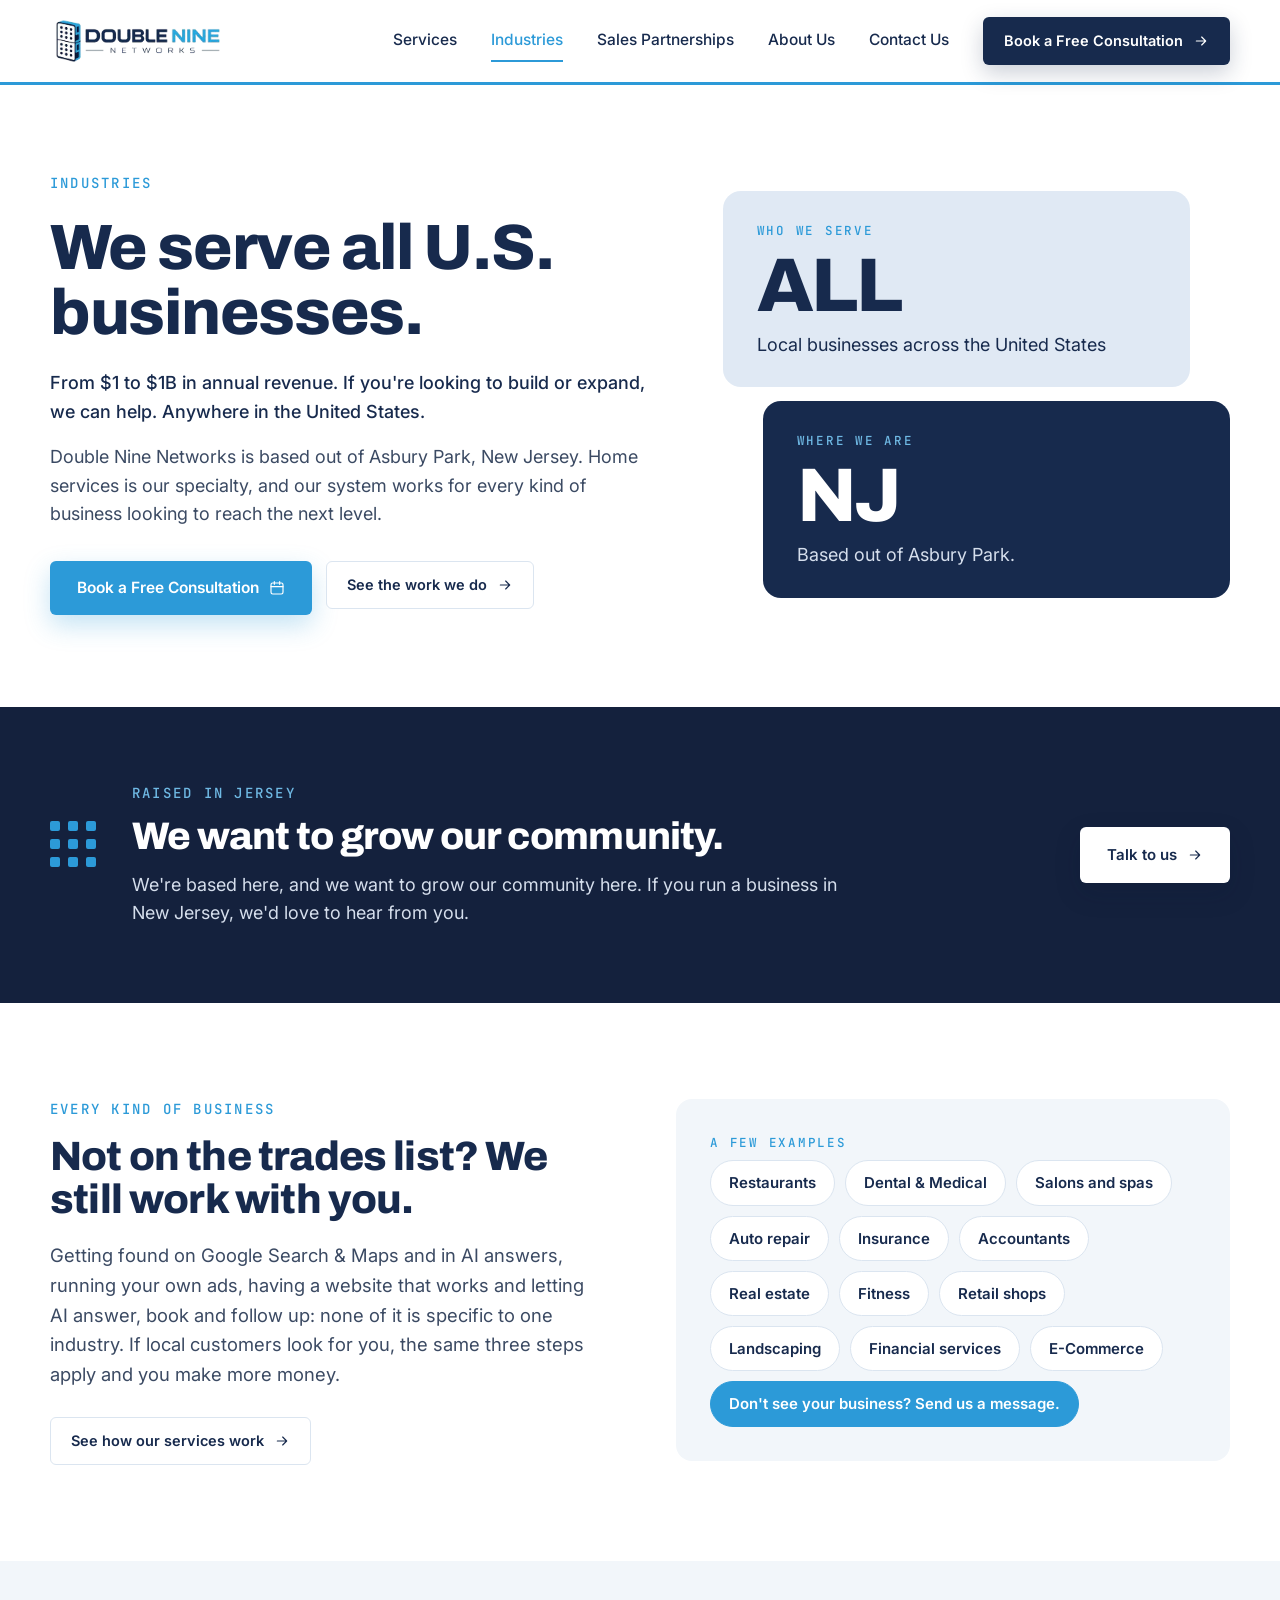
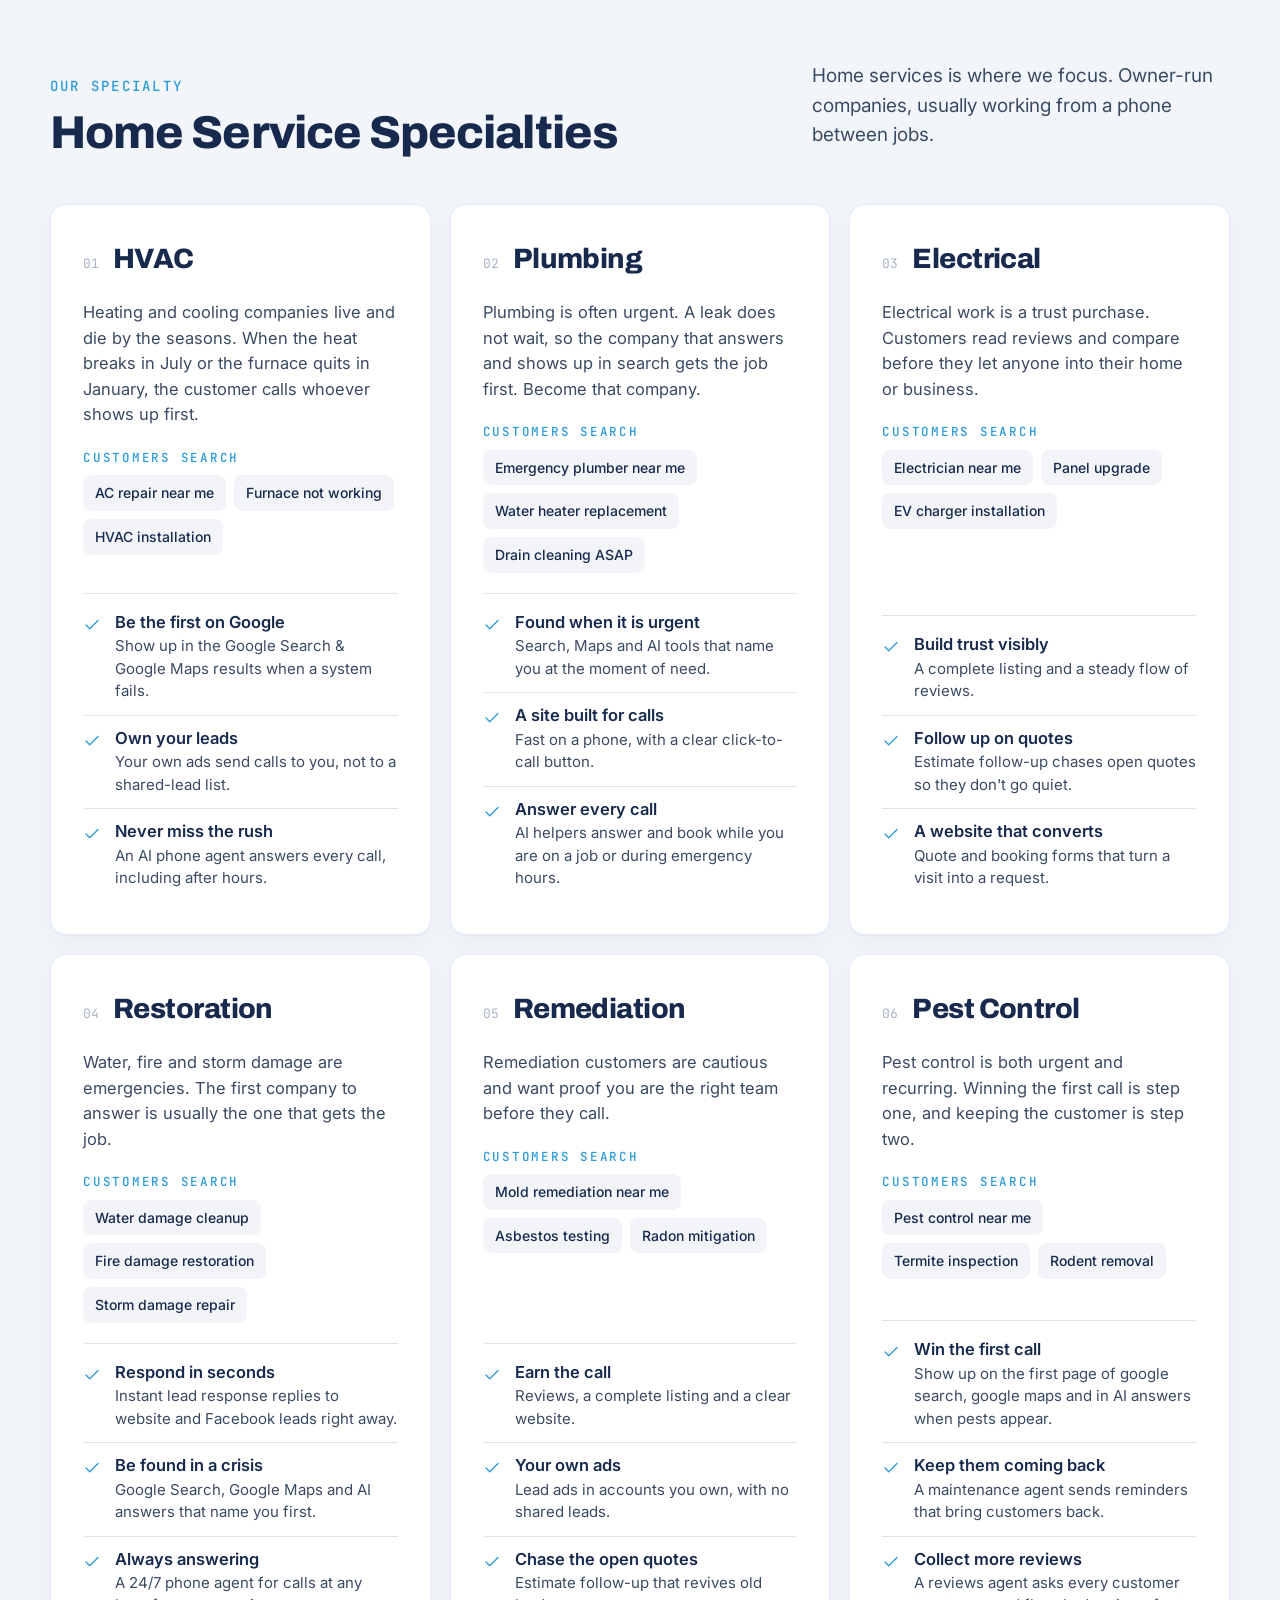
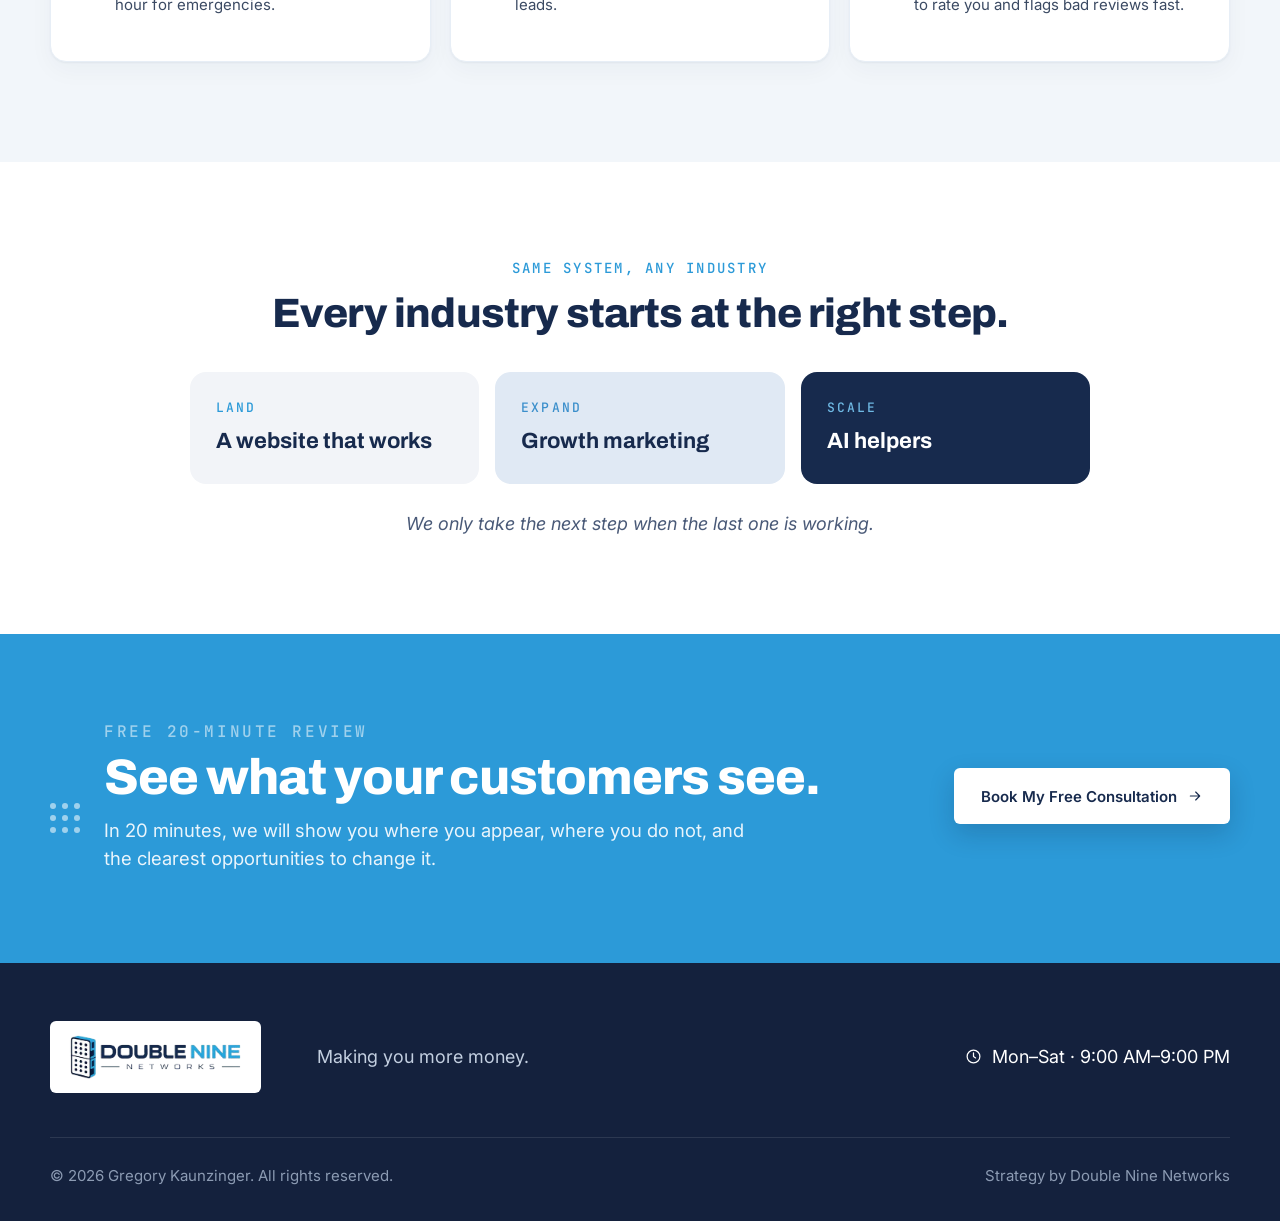
<file: industries.html>
<!DOCTYPE html>
<html lang="en">
<head>
<meta charset="UTF-8">
<meta name="viewport" content="width=device-width, initial-scale=1.0">
<title>Industries — Double Nine Networks</title>
<meta name="description" content="Double Nine Networks serves every local business in the United States. Based in New Jersey, with a specialty in home services: HVAC, plumbing, electrical, restoration, remediation and pest control.">
<link rel="canonical" href="https://doubleninenetworks.com/industries.html">
<meta property="og:title" content="Industries — Double Nine Networks">
<meta property="og:description" content="More calls from Google and AI. Fewer shared leads.">
<meta property="og:url" content="https://doubleninenetworks.com/industries.html">
<meta property="og:type" content="website">
<link rel="icon" href="favicon.ico" sizes="any">
<link rel="icon" type="image/png" sizes="32x32" href="favicon-32.png">
<link rel="icon" type="image/png" sizes="192x192" href="favicon-192.png">
<link rel="apple-touch-icon" href="apple-touch-icon.png">
<link rel="preconnect" href="https://fonts.googleapis.com">
<link rel="preconnect" href="https://fonts.gstatic.com" crossorigin>
<link href="https://fonts.googleapis.com/css2?family=Archivo:wght@600;700;800&family=Inter:wght@400;500;600&family=JetBrains+Mono:wght@400;500&display=swap" rel="stylesheet">
<link rel="stylesheet" href="styles.css">
<script src="content.js"></script>
</head>
<body>

<!-- Icon sprite -->
<svg width="0" height="0" style="position:absolute" aria-hidden="true">
  <defs>
    <symbol id="i-search" viewBox="0 0 24 24"><circle cx="11" cy="11" r="7"/><path d="m20 20-3.5-3.5"/></symbol>
    <symbol id="i-pin" viewBox="0 0 24 24"><path d="M12 21s-7-6.2-7-11.5A7 7 0 0 1 19 9.5C19 14.8 12 21 12 21z"/><circle cx="12" cy="9.5" r="2.5"/></symbol>
    <symbol id="i-sparkles" viewBox="0 0 24 24"><path d="M11 3l1.9 5.1L18 10l-5.1 1.9L11 17l-1.9-5.1L4 10l5.1-1.9z"/><path d="M19 15l.8 2.2 2.2.8-2.2.8L19 21l-.8-2.2-2.2-.8 2.2-.8z"/></symbol>
    <symbol id="i-phone" viewBox="0 0 24 24"><path d="M21 16.9v3a2 2 0 0 1-2.2 2 19.8 19.8 0 0 1-8.6-3.1 19.5 19.5 0 0 1-6-6A19.8 19.8 0 0 1 2.1 4.2 2 2 0 0 1 4.1 2h3a2 2 0 0 1 2 1.7c.1 1 .4 1.9.7 2.8a2 2 0 0 1-.5 2.1L8.1 9.9a16 16 0 0 0 6 6l1.3-1.3a2 2 0 0 1 2.1-.4c.9.3 1.8.6 2.8.7a2 2 0 0 1 1.7 2z"/><path d="M14.5 3a7.5 7.5 0 0 1 6.5 6.5M14.5 6.5A4 4 0 0 1 17.5 9.5"/></symbol>
    <symbol id="i-cal" viewBox="0 0 24 24"><rect x="3" y="4.5" width="18" height="16.5" rx="2.5"/><path d="M16 2.5v4M8 2.5v4M3 10h18"/></symbol>
    <symbol id="i-check" viewBox="0 0 24 24"><path d="M20 6 9 17l-5-5"/></symbol>
    <symbol id="i-arrow" viewBox="0 0 24 24"><path d="M5 12h14M13 6l6 6-6 6"/></symbol>
    <symbol id="i-clock" viewBox="0 0 24 24"><circle cx="12" cy="12" r="9"/><path d="M12 7v5l3 2"/></symbol>
    <symbol id="i-mega" viewBox="0 0 24 24"><path d="M3 11v2a1 1 0 0 0 1 1h2l5 4V6L6 10H4a1 1 0 0 0-1 1z"/><path d="M15.5 8.5a5 5 0 0 1 0 7M18.5 6a9 9 0 0 1 0 12"/></symbol>
    <symbol id="i-mobile" viewBox="0 0 24 24"><rect x="6.5" y="2" width="11" height="20" rx="2.5"/><path d="M11 18.5h2"/></symbol>
    <symbol id="i-headset" viewBox="0 0 24 24"><path d="M4 14v-2a8 8 0 0 1 16 0v2"/><rect x="3" y="14" width="4" height="6" rx="1.5"/><rect x="17" y="14" width="4" height="6" rx="1.5"/><path d="M19 20c0 1.5-2 2-5 2"/></symbol>
    <symbol id="i-msg" viewBox="0 0 24 24"><path d="M21 12a8 8 0 0 1-11.7 7L4 20.5l1.5-4.6A8 8 0 1 1 21 12z"/><path d="M8.5 10h7M8.5 13.5h4"/></symbol>
    <symbol id="i-wrench" viewBox="0 0 24 24"><path d="M14.7 6.3a1 1 0 0 0 0 1.4l1.6 1.6a1 1 0 0 0 1.4 0l3.77-3.77a6 6 0 0 1-7.94 7.94l-6.91 6.91a2.12 2.12 0 0 1-3-3l6.91-6.91a6 6 0 0 1 7.94-7.94l-3.76 3.76z"/></symbol>
    <symbol id="i-chart" viewBox="0 0 24 24"><path d="M3 3v18h18"/><path d="m7 15 4-5 3 3 5-6"/></symbol>
    <symbol id="i-users" viewBox="0 0 24 24"><circle cx="9" cy="8" r="3.5"/><path d="M2.5 20a6.5 6.5 0 0 1 13 0"/><path d="M16 4.6a3.5 3.5 0 0 1 0 6.8M18.5 14a6.5 6.5 0 0 1 3 6"/></symbol>
    <symbol id="i-key" viewBox="0 0 24 24"><circle cx="8" cy="15" r="4"/><path d="m11 12 9-9M16 7l3 3M14 9l2 2"/></symbol>
    <symbol id="i-card" viewBox="0 0 24 24"><rect x="2.5" y="5" width="19" height="14" rx="2.5"/><path d="M2.5 10h19M6 15h4"/></symbol>
    <symbol id="i-unlock" viewBox="0 0 24 24"><rect x="4" y="11" width="16" height="10" rx="2"/><path d="M8 11V7a4 4 0 0 1 7.5-2"/></symbol>
    <symbol id="i-trend" viewBox="0 0 24 24"><path d="M3 17l6-6 4 4 8-8"/><path d="M15 7h6v6"/></symbol>
    <symbol id="i-bot" viewBox="0 0 24 24"><rect x="4" y="8" width="16" height="12" rx="3"/><path d="M12 4v4M9 14h.01M15 14h.01M2 13v3M22 13v3"/></symbol>
    <symbol id="i-nodes" viewBox="0 0 24 24"><circle cx="12" cy="5" r="2"/><circle cx="5" cy="19" r="2"/><circle cx="19" cy="19" r="2"/><path d="M12 7v5M12 12l-6 5M12 12l6 5"/></symbol>
    <symbol id="i-shield" viewBox="0 0 24 24"><path d="M12 3 4.5 6v6c0 4.5 3.2 7.8 7.5 9 4.3-1.2 7.5-4.5 7.5-9V6z"/><path d="m9 12 2 2 4-4"/></symbol>
    <symbol id="i-down" viewBox="0 0 24 24"><path d="m6 9 6 6 6-6"/></symbol>
  </defs>
</svg>

<!-- ============ HEADER ============ -->
<header class="site-header">
  <div class="wrap">
    <a class="logo" href="index.html" aria-label="Double Nine Networks home"><img src="assets/logo.png" alt="Double Nine Networks"></a>
    <nav class="main-nav" id="main-nav" aria-label="Main">
      <a href="services.html" data-ek="site.header.services-992a">Services</a>
      <a href="industries.html" aria-current="page" data-ek="site.header.industries-eb47">Industries</a>
      <a href="partnerships.html" data-ek="site.header.partnerships-29d9">Partnerships</a>
      <a href="about.html" data-ek="site.header.about-8f7f">About</a>
      <a href="contact.html" data-ek="site.header.contact-bbaf">Contact</a>
      <a class="nav-cta-mobile btn btn-blue" href="booking.html"><dn-t data-ek="site.header.book-a-free-review-a6f4">Book a free review</dn-t> <svg class="ico"><use href="#i-arrow"/></svg></a>
    </nav>
    <div class="nav-actions">
      <a class="btn btn-navy nav-cta" href="booking.html"><dn-t data-ek="site.header.book-a-free-review-a6f4">Book a free review</dn-t> <svg class="ico"><use href="#i-arrow"/></svg></a>
      <button class="nav-toggle" type="button" aria-expanded="false" aria-controls="main-nav" aria-label="Open menu">
        <svg class="ico" viewBox="0 0 24 24"><path class="bars" d="M4 7h16M4 12h16M4 17h16"/><path class="x" d="M6 6l12 12M18 6 6 18"/></svg>
      </button>
    </div>
  </div>
</header>

<main id="top">

<section class="ind-hero">
  <div class="wrap">
    <div class="ind-hero-copy">
      <div class="eyebrow" data-ek="industries.1">Industries</div>
      <h1 data-ek="industries.2">We serve all local businesses.</h1>
      <p class="ind-lead" data-ek="industries.3">If your customers find you by searching nearby, we can help, anywhere in the United States.</p>
      <p data-ek="industries.4">Double Nine Networks is based out of New Jersey. Home services is our specialty, and the same system works for every kind of local business.</p>
      <div class="ind-ctas">
        <a class="btn btn-blue" href="booking.html"><dn-t data-ek="industries.5">Book a free 20-minute review</dn-t> <svg class="ico"><use href="#i-cal"/></svg></a>
        <a class="btn btn-outline" href="#trades-list"><dn-t data-ek="industries.6">See the trades we help</dn-t> <svg class="ico"><use href="#i-arrow"/></svg></a>
      </div>
    </div>
    <div class="reach" aria-label="Where we work">
      <div class="reach-card reach-us"><span class="gate-k" data-ek="industries.7">Who we serve</span><b data-ek="industries.8">ALL</b><p data-ek="industries.9">Local businesses across the United States</p></div>
      <div class="reach-card reach-nj"><span class="gate-k" data-ek="industries.10">Where we are</span><b data-ek="industries.11">NJ</b><p data-ek="industries.12">Based out of New Jersey</p></div>
    </div>
  </div>
</section>

<section class="nj-band" id="nj">
  <div class="wrap">
    <div class="dots" aria-hidden="true"><i></i><i></i><i></i><i></i><i></i><i></i><i></i><i></i><i></i></div>
    <div>
      <div class="eyebrow" data-ek="industries.13">Jersey first</div>
      <h2 data-ek="industries.14">We're most interested in working with New Jersey businesses.</h2>
      <p data-ek="industries.15">We're based here, and we want to grow our community here. If you run a business in New Jersey, we'd especially like to hear from you.</p>
    </div>
    <a class="btn btn-white" href="contact.html"><dn-t data-ek="industries.16">Talk to us</dn-t> <svg class="ico"><use href="#i-arrow"/></svg></a>
  </div>
</section>

<section class="any" id="any">
  <div class="wrap">
    <div class="any-copy">
      <div class="eyebrow" data-ek="industries.17">Every kind of business</div>
      <h2 data-ek="industries.18">Not on the trades list? We still work with you.</h2>
      <p data-ek="industries.19">Getting found on Google Maps and in AI answers, running your own ads, having a website that works and letting AI answer, book and follow up: none of it is specific to one industry. If local customers look for you, the same three steps apply.</p>
      <a class="btn btn-outline" href="services.html"><dn-t data-ek="industries.20">See how our services work</dn-t> <svg class="ico"><use href="#i-arrow"/></svg></a>
    </div>
    <div class="any-chips">
      <span class="gate-k" data-ek="industries.21">A few examples</span>
      <div class="chips-light"><span data-ek="industries.22">Restaurants</span><span data-ek="industries.23">Dental and medical offices</span><span data-ek="industries.24">Salons and spas</span><span data-ek="industries.25">Auto repair</span><span data-ek="industries.26">Law firms</span><span data-ek="industries.27">Accountants</span><span data-ek="industries.28">Real estate</span><span data-ek="industries.29">Fitness studios</span><span data-ek="industries.30">Retail shops</span><span data-ek="industries.31">Landscaping</span><span data-ek="industries.32">Cleaning services</span><span data-ek="industries.33">Veterinary clinics</span><span class="more" data-ek="industries.34">and any other local business</span></div>
    </div>
  </div>
</section>

<section class="trades-list" id="trades-list">
  <div class="wrap">
    <div class="tl-head">
      <div>
        <div class="eyebrow" data-ek="industries.35">Our specialty</div>
        <h2 data-ek="industries.36">The trades we help most.</h2>
      </div>
      <p data-ek="industries.37">Home services is where we focus. Owner-run companies, usually working from a phone between jobs.</p>
    </div>
    <div class="trade-grid">
      <article class="trade">
        <div class="trade-top"><span class="trade-num" data-ek="industries.38">01</span><h3 data-ek="industries.39">HVAC</h3></div>
        <p class="trade-blurb" data-ek="industries.40">Heating and cooling companies live and die by the seasons. When the heat breaks in July or the furnace quits in January, the customer calls whoever shows up first.</p>
        <div class="trade-q"><span class="gate-k" data-ek="industries.41">Customers search</span><div class="qs"><span data-ek="industries.42">AC repair near me</span><span data-ek="industries.43">Furnace not working</span><span data-ek="industries.44">HVAC installation</span></div></div>
        <ul class="incl">
          <li><svg class="ico"><use href="#i-check"/></svg><div><b data-ek="industries.45">Be on the map first</b><span data-ek="industries.46">Show up in the Google Maps results when a system fails.</span></div></li>
          <li><svg class="ico"><use href="#i-check"/></svg><div><b data-ek="industries.47">Own your leads</b><span data-ek="industries.48">Your own ads send calls to you, not to a shared-lead list.</span></div></li>
          <li><svg class="ico"><use href="#i-check"/></svg><div><b data-ek="industries.49">Never miss the rush</b><span data-ek="industries.50">An AI phone agent answers every call, including after hours.</span></div></li>
        </ul>
      </article>
      <article class="trade">
        <div class="trade-top"><span class="trade-num" data-ek="industries.51">02</span><h3 data-ek="industries.52">Plumbing</h3></div>
        <p class="trade-blurb" data-ek="industries.53">Plumbing is often urgent. A leak does not wait, so the company that answers and shows up in search gets the job.</p>
        <div class="trade-q"><span class="gate-k" data-ek="industries.54">Customers search</span><div class="qs"><span data-ek="industries.55">Emergency plumber near me</span><span data-ek="industries.56">Water heater replacement</span><span data-ek="industries.57">Drain cleaning</span></div></div>
        <ul class="incl">
          <li><svg class="ico"><use href="#i-check"/></svg><div><b data-ek="industries.58">Found when it is urgent</b><span data-ek="industries.59">Maps and AI answers that name you at the moment of need.</span></div></li>
          <li><svg class="ico"><use href="#i-check"/></svg><div><b data-ek="industries.60">A site built for calls</b><span data-ek="industries.61">Fast on a phone, with a clear click-to-call button.</span></div></li>
          <li><svg class="ico"><use href="#i-check"/></svg><div><b data-ek="industries.62">Answer every call</b><span data-ek="industries.63">AI helpers answer and book while you are on a job.</span></div></li>
        </ul>
      </article>
      <article class="trade">
        <div class="trade-top"><span class="trade-num" data-ek="industries.64">03</span><h3 data-ek="industries.65">Electrical</h3></div>
        <p class="trade-blurb" data-ek="industries.66">Electrical work is a trust purchase. Customers read reviews and compare before they let anyone into their home or business.</p>
        <div class="trade-q"><span class="gate-k" data-ek="industries.67">Customers search</span><div class="qs"><span data-ek="industries.68">Electrician near me</span><span data-ek="industries.69">Panel upgrade</span><span data-ek="industries.70">EV charger installation</span></div></div>
        <ul class="incl">
          <li><svg class="ico"><use href="#i-check"/></svg><div><b data-ek="industries.71">Build trust visibly</b><span data-ek="industries.72">A complete listing and a steady flow of reviews.</span></div></li>
          <li><svg class="ico"><use href="#i-check"/></svg><div><b data-ek="industries.73">Follow up on quotes</b><span data-ek="industries.74">Estimate follow-up chases open quotes so they do not go quiet.</span></div></li>
          <li><svg class="ico"><use href="#i-check"/></svg><div><b data-ek="industries.75">A website that converts</b><span data-ek="industries.76">Quote and booking forms that turn a visit into a request.</span></div></li>
        </ul>
      </article>
      <article class="trade">
        <div class="trade-top"><span class="trade-num" data-ek="industries.77">04</span><h3 data-ek="industries.78">Restoration</h3></div>
        <p class="trade-blurb" data-ek="industries.79">Water, fire and storm damage are emergencies. The first company to answer is usually the one that gets the call.</p>
        <div class="trade-q"><span class="gate-k" data-ek="industries.80">Customers search</span><div class="qs"><span data-ek="industries.81">Water damage cleanup</span><span data-ek="industries.82">Fire damage restoration</span><span data-ek="industries.83">Storm damage repair</span></div></div>
        <ul class="incl">
          <li><svg class="ico"><use href="#i-check"/></svg><div><b data-ek="industries.84">Respond in seconds</b><span data-ek="industries.85">Instant lead response replies to website and Facebook leads right away.</span></div></li>
          <li><svg class="ico"><use href="#i-check"/></svg><div><b data-ek="industries.86">Be found in a crisis</b><span data-ek="industries.87">Google Maps and AI answers that name you.</span></div></li>
          <li><svg class="ico"><use href="#i-check"/></svg><div><b data-ek="industries.88">Always answering</b><span data-ek="industries.89">A 24/7 phone agent for calls at any hour.</span></div></li>
        </ul>
      </article>
      <article class="trade">
        <div class="trade-top"><span class="trade-num" data-ek="industries.90">05</span><h3 data-ek="industries.91">Remediation</h3></div>
        <p class="trade-blurb" data-ek="industries.92">Remediation customers are cautious and want proof you are the right team before they call.</p>
        <div class="trade-q"><span class="gate-k" data-ek="industries.93">Customers search</span><div class="qs"><span data-ek="industries.94">Mold remediation near me</span><span data-ek="industries.95">Asbestos testing</span><span data-ek="industries.96">Radon mitigation</span></div></div>
        <ul class="incl">
          <li><svg class="ico"><use href="#i-check"/></svg><div><b data-ek="industries.97">Earn the call</b><span data-ek="industries.98">Reviews, a complete listing and a clear website.</span></div></li>
          <li><svg class="ico"><use href="#i-check"/></svg><div><b data-ek="industries.99">Your own ads</b><span data-ek="industries.100">Lead ads in accounts you own, with no shared leads.</span></div></li>
          <li><svg class="ico"><use href="#i-check"/></svg><div><b data-ek="industries.101">Chase the open quotes</b><span data-ek="industries.102">Estimate follow-up that revives old leads.</span></div></li>
        </ul>
      </article>
      <article class="trade">
        <div class="trade-top"><span class="trade-num" data-ek="industries.103">06</span><h3 data-ek="industries.104">Pest Control</h3></div>
        <p class="trade-blurb" data-ek="industries.105">Pest control is both urgent and recurring. Winning the first call is step one, and keeping the customer is step two.</p>
        <div class="trade-q"><span class="gate-k" data-ek="industries.106">Customers search</span><div class="qs"><span data-ek="industries.107">Pest control near me</span><span data-ek="industries.108">Termite inspection</span><span data-ek="industries.109">Rodent removal</span></div></div>
        <ul class="incl">
          <li><svg class="ico"><use href="#i-check"/></svg><div><b data-ek="industries.110">Win the first call</b><span data-ek="industries.111">Show up on the map and in AI answers when pests appear.</span></div></li>
          <li><svg class="ico"><use href="#i-check"/></svg><div><b data-ek="industries.112">Keep them coming back</b><span data-ek="industries.113">A maintenance plan agent sends reminders that bring customers back.</span></div></li>
          <li><svg class="ico"><use href="#i-check"/></svg><div><b data-ek="industries.114">Collect more reviews</b><span data-ek="industries.115">A reviews agent asks every customer and flags bad reviews fast.</span></div></li>
        </ul>
      </article>
    </div>
  </div>
</section>

<section class="steps-band" aria-label="The same three steps for every industry">
  <div class="wrap">
    <div class="eyebrow" data-ek="industries.116">Same system, any industry</div>
    <h2 data-ek="industries.117">Every industry starts at the right step.</h2>
    <div class="mini-steps">
      <a href="services.html#land"><span data-ek="industries.118">LAND</span><b data-ek="industries.119">A website that works</b></a>
      <a href="services.html#expand"><span data-ek="industries.120">EXPAND</span><b data-ek="industries.121">Growth marketing</b></a>
      <a href="services.html#scale"><span data-ek="industries.122">SCALE</span><b data-ek="industries.123">AI helpers</b></a>
    </div>
    <p data-ek="industries.124">We only take the next step when the last one is working.</p>
  </div>
</section>

<section class="cta" id="book">
  <div class="wrap">
    <div class="dots" aria-hidden="true"><i></i><i></i><i></i><i></i><i></i><i></i><i></i><i></i><i></i></div>
    <div>
      <div class="eyebrow" data-ek="industries.125">Free 20-minute review</div>
      <h2 data-ek="industries.126">See what your customers see.</h2>
      <p data-ek="industries.127">In 20 minutes, we will show you where you appear, where you do not, and the clearest opportunities to change it.</p>
    </div>
    <a class="btn btn-white" href="booking.html"><dn-t data-ek="industries.128">Book my free review</dn-t> <svg class="ico"><use href="#i-arrow"/></svg></a>
  </div>
</section>

</main>

<!-- ============ FOOTER ============ -->
<footer class="site-footer">
  <div class="wrap">
    <div class="foot-top">
      <a class="foot-logo" href="index.html" aria-label="Double Nine Networks"><img src="assets/logo.png" alt="Double Nine Networks"></a>
      <p class="foot-tag" data-ek="site.footer.helping-home-service-companies-4c20">Helping home service companies and local businesses get found, get called, and get booked.</p>
      <div class="foot-hours"><svg class="ico"><use href="#i-clock"/></svg><dn-t data-ek="site.footer.mon-sat-9-00-am-9-00-pm-a6de">Mon–Sat · 9:00 AM–9:00 PM</dn-t></div>
    </div>
    <div class="foot-bottom">
      <span data-ek="site.footer.2026-double-nine-networks-all-d290">© 2026 Double Nine Networks. All rights reserved.</span>
      <span data-ek="site.footer.strategy-by-double-nine-delive-51ce">Strategy by Double Nine · Delivery with DigiDrub</span>
    </div>
  </div>
</footer>

<script>
  // Mobile menu
  (function(){
    var btn = document.querySelector('.nav-toggle');
    var nav = document.getElementById('main-nav');
    if(!btn || !nav) return;
    function set(open){
      nav.classList.toggle('open', open);
      btn.setAttribute('aria-expanded', open ? 'true' : 'false');
      btn.setAttribute('aria-label', open ? 'Close menu' : 'Open menu');
    }
    btn.addEventListener('click', function(){ set(!nav.classList.contains('open')); });
    nav.addEventListener('click', function(e){ if(e.target.closest('a')) set(false); });
    document.addEventListener('keydown', function(e){ if(e.key === 'Escape') set(false); });
  })();
</script>
<script src="edit.js"></script>
</body>
</html>
</file>
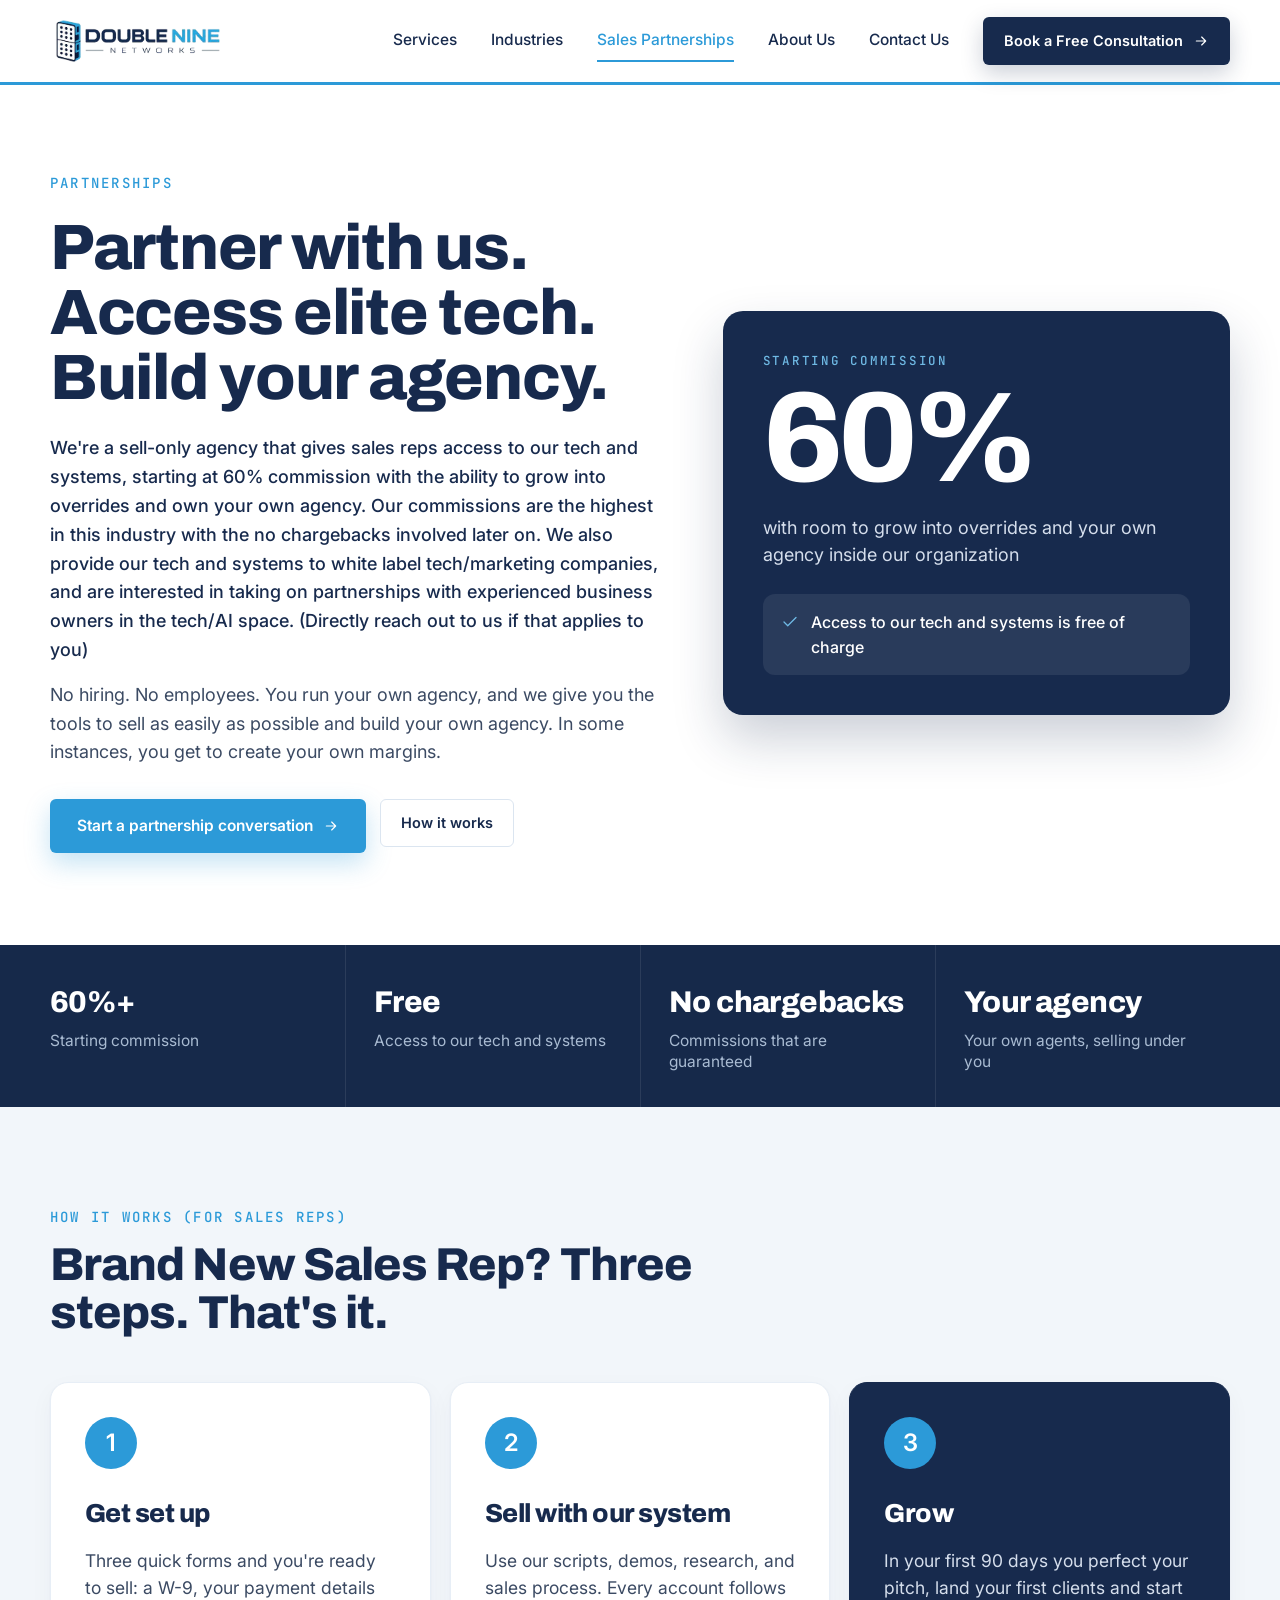
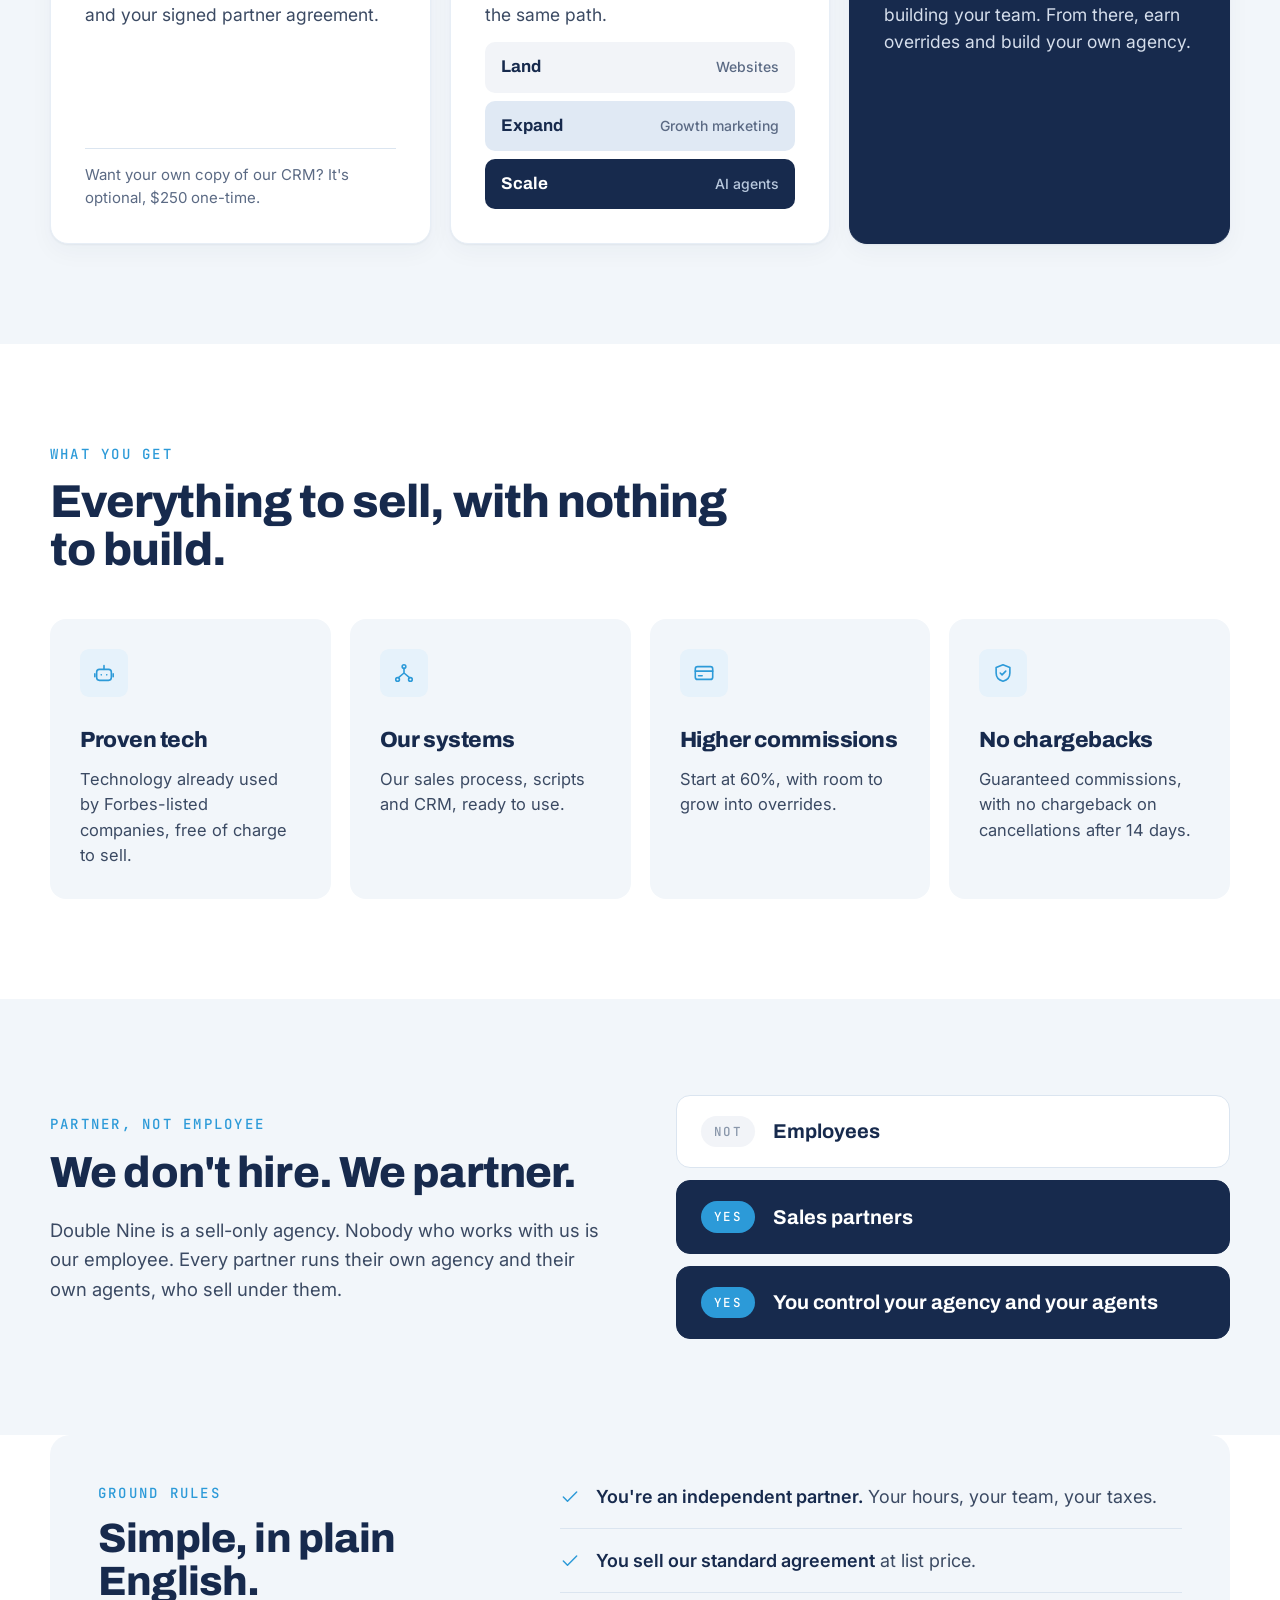
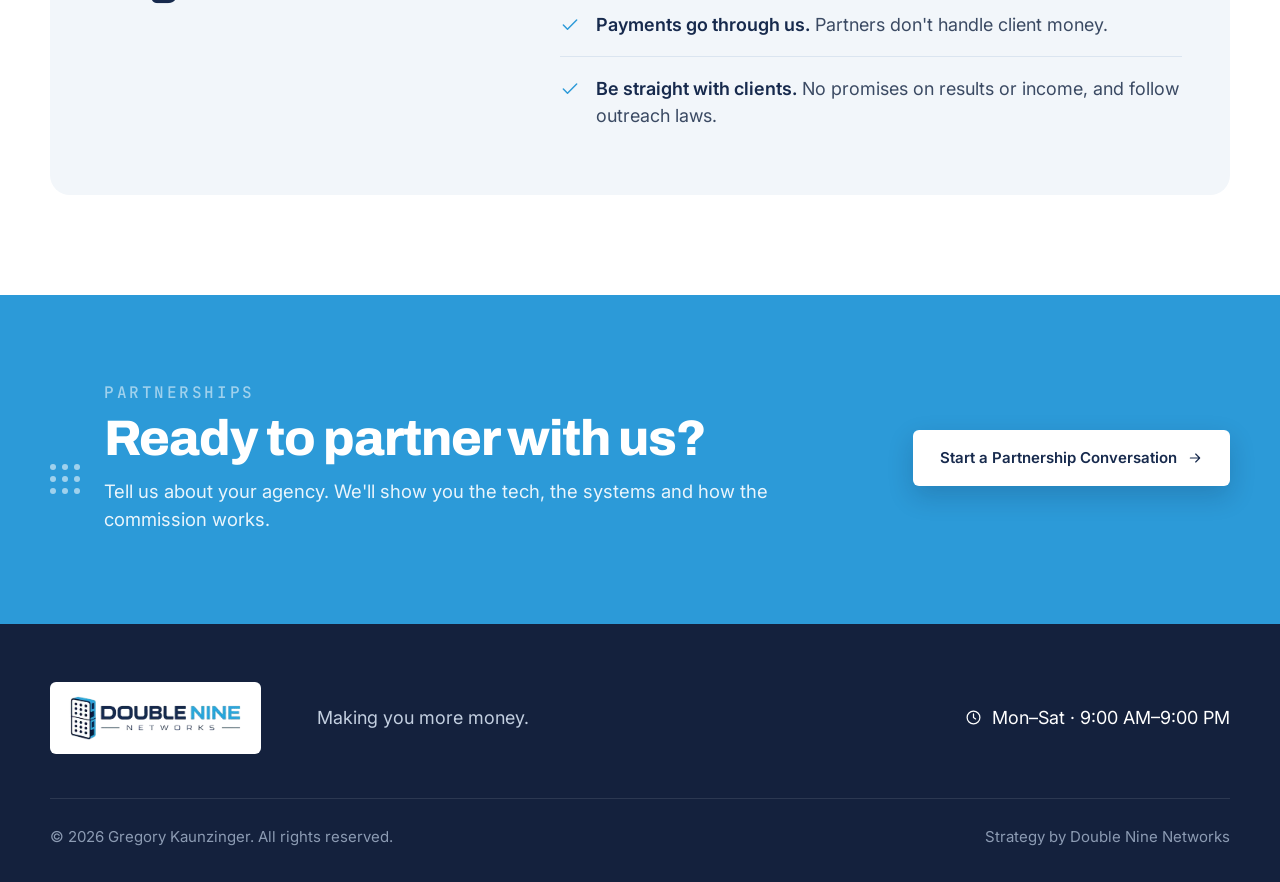
<file: partnerships.html>
<!DOCTYPE html>
<html lang="en">
<head>
<meta charset="UTF-8">
<meta name="viewport" content="width=device-width, initial-scale=1.0">
<title>Partnerships — Double Nine Networks</title>
<meta name="description" content="Partner with Double Nine Networks, a sell-only agency. Get free access to our tech and systems, start at 60% commission, and build your own agency within our organization.">
<link rel="canonical" href="https://doubleninenetworks.com/partnerships.html">
<meta property="og:title" content="Partnerships — Double Nine Networks">
<meta property="og:description" content="More calls from Google and AI. Fewer shared leads.">
<meta property="og:url" content="https://doubleninenetworks.com/partnerships.html">
<meta property="og:type" content="website">
<link rel="icon" href="favicon.ico" sizes="any">
<link rel="icon" type="image/png" sizes="32x32" href="favicon-32.png">
<link rel="icon" type="image/png" sizes="192x192" href="favicon-192.png">
<link rel="apple-touch-icon" href="apple-touch-icon.png">
<link rel="preconnect" href="https://fonts.googleapis.com">
<link rel="preconnect" href="https://fonts.gstatic.com" crossorigin>
<link href="https://fonts.googleapis.com/css2?family=Archivo:wght@600;700;800&family=Inter:wght@400;500;600&family=JetBrains+Mono:wght@400;500&display=swap" rel="stylesheet">
<link rel="stylesheet" href="styles.css">
<script src="content.js"></script>
</head>
<body>

<!-- Icon sprite -->
<svg width="0" height="0" style="position:absolute" aria-hidden="true">
  <defs>
    <symbol id="i-search" viewBox="0 0 24 24"><circle cx="11" cy="11" r="7"/><path d="m20 20-3.5-3.5"/></symbol>
    <symbol id="i-pin" viewBox="0 0 24 24"><path d="M12 21s-7-6.2-7-11.5A7 7 0 0 1 19 9.5C19 14.8 12 21 12 21z"/><circle cx="12" cy="9.5" r="2.5"/></symbol>
    <symbol id="i-sparkles" viewBox="0 0 24 24"><path d="M11 3l1.9 5.1L18 10l-5.1 1.9L11 17l-1.9-5.1L4 10l5.1-1.9z"/><path d="M19 15l.8 2.2 2.2.8-2.2.8L19 21l-.8-2.2-2.2-.8 2.2-.8z"/></symbol>
    <symbol id="i-phone" viewBox="0 0 24 24"><path d="M21 16.9v3a2 2 0 0 1-2.2 2 19.8 19.8 0 0 1-8.6-3.1 19.5 19.5 0 0 1-6-6A19.8 19.8 0 0 1 2.1 4.2 2 2 0 0 1 4.1 2h3a2 2 0 0 1 2 1.7c.1 1 .4 1.9.7 2.8a2 2 0 0 1-.5 2.1L8.1 9.9a16 16 0 0 0 6 6l1.3-1.3a2 2 0 0 1 2.1-.4c.9.3 1.8.6 2.8.7a2 2 0 0 1 1.7 2z"/><path d="M14.5 3a7.5 7.5 0 0 1 6.5 6.5M14.5 6.5A4 4 0 0 1 17.5 9.5"/></symbol>
    <symbol id="i-cal" viewBox="0 0 24 24"><rect x="3" y="4.5" width="18" height="16.5" rx="2.5"/><path d="M16 2.5v4M8 2.5v4M3 10h18"/></symbol>
    <symbol id="i-check" viewBox="0 0 24 24"><path d="M20 6 9 17l-5-5"/></symbol>
    <symbol id="i-arrow" viewBox="0 0 24 24"><path d="M5 12h14M13 6l6 6-6 6"/></symbol>
    <symbol id="i-clock" viewBox="0 0 24 24"><circle cx="12" cy="12" r="9"/><path d="M12 7v5l3 2"/></symbol>
    <symbol id="i-mega" viewBox="0 0 24 24"><path d="M3 11v2a1 1 0 0 0 1 1h2l5 4V6L6 10H4a1 1 0 0 0-1 1z"/><path d="M15.5 8.5a5 5 0 0 1 0 7M18.5 6a9 9 0 0 1 0 12"/></symbol>
    <symbol id="i-mobile" viewBox="0 0 24 24"><rect x="6.5" y="2" width="11" height="20" rx="2.5"/><path d="M11 18.5h2"/></symbol>
    <symbol id="i-headset" viewBox="0 0 24 24"><path d="M4 14v-2a8 8 0 0 1 16 0v2"/><rect x="3" y="14" width="4" height="6" rx="1.5"/><rect x="17" y="14" width="4" height="6" rx="1.5"/><path d="M19 20c0 1.5-2 2-5 2"/></symbol>
    <symbol id="i-msg" viewBox="0 0 24 24"><path d="M21 12a8 8 0 0 1-11.7 7L4 20.5l1.5-4.6A8 8 0 1 1 21 12z"/><path d="M8.5 10h7M8.5 13.5h4"/></symbol>
    <symbol id="i-wrench" viewBox="0 0 24 24"><path d="M14.7 6.3a1 1 0 0 0 0 1.4l1.6 1.6a1 1 0 0 0 1.4 0l3.77-3.77a6 6 0 0 1-7.94 7.94l-6.91 6.91a2.12 2.12 0 0 1-3-3l6.91-6.91a6 6 0 0 1 7.94-7.94l-3.76 3.76z"/></symbol>
    <symbol id="i-chart" viewBox="0 0 24 24"><path d="M3 3v18h18"/><path d="m7 15 4-5 3 3 5-6"/></symbol>
    <symbol id="i-users" viewBox="0 0 24 24"><circle cx="9" cy="8" r="3.5"/><path d="M2.5 20a6.5 6.5 0 0 1 13 0"/><path d="M16 4.6a3.5 3.5 0 0 1 0 6.8M18.5 14a6.5 6.5 0 0 1 3 6"/></symbol>
    <symbol id="i-key" viewBox="0 0 24 24"><circle cx="8" cy="15" r="4"/><path d="m11 12 9-9M16 7l3 3M14 9l2 2"/></symbol>
    <symbol id="i-card" viewBox="0 0 24 24"><rect x="2.5" y="5" width="19" height="14" rx="2.5"/><path d="M2.5 10h19M6 15h4"/></symbol>
    <symbol id="i-unlock" viewBox="0 0 24 24"><rect x="4" y="11" width="16" height="10" rx="2"/><path d="M8 11V7a4 4 0 0 1 7.5-2"/></symbol>
    <symbol id="i-trend" viewBox="0 0 24 24"><path d="M3 17l6-6 4 4 8-8"/><path d="M15 7h6v6"/></symbol>
    <symbol id="i-bot" viewBox="0 0 24 24"><rect x="4" y="8" width="16" height="12" rx="3"/><path d="M12 4v4M9 14h.01M15 14h.01M2 13v3M22 13v3"/></symbol>
    <symbol id="i-nodes" viewBox="0 0 24 24"><circle cx="12" cy="5" r="2"/><circle cx="5" cy="19" r="2"/><circle cx="19" cy="19" r="2"/><path d="M12 7v5M12 12l-6 5M12 12l6 5"/></symbol>
    <symbol id="i-shield" viewBox="0 0 24 24"><path d="M12 3 4.5 6v6c0 4.5 3.2 7.8 7.5 9 4.3-1.2 7.5-4.5 7.5-9V6z"/><path d="m9 12 2 2 4-4"/></symbol>
    <symbol id="i-down" viewBox="0 0 24 24"><path d="m6 9 6 6 6-6"/></symbol>
  </defs>
</svg>

<!-- ============ HEADER ============ -->
<header class="site-header">
  <div class="wrap">
    <a class="logo" href="index.html" aria-label="Double Nine Networks home"><img src="assets/logo.png" alt="Double Nine Networks"></a>
    <nav class="main-nav" id="main-nav" aria-label="Main">
      <a href="services.html" data-ek="site.header.services-992a">Services</a>
      <a href="industries.html" data-ek="site.header.industries-eb47">Industries</a>
      <a href="partnerships.html" aria-current="page" data-ek="site.header.partnerships-29d9">Partnerships</a>
      <a href="about.html" data-ek="site.header.about-8f7f">About</a>
      <a href="contact.html" data-ek="site.header.contact-bbaf">Contact</a>
      <a class="nav-cta-mobile btn btn-blue" href="booking.html"><dn-t data-ek="site.header.book-a-free-review-a6f4">Book a free review</dn-t> <svg class="ico"><use href="#i-arrow"/></svg></a>
    </nav>
    <div class="nav-actions">
      <a class="btn btn-navy nav-cta" href="booking.html"><dn-t data-ek="site.header.book-a-free-review-a6f4">Book a free review</dn-t> <svg class="ico"><use href="#i-arrow"/></svg></a>
      <button class="nav-toggle" type="button" aria-expanded="false" aria-controls="main-nav" aria-label="Open menu">
        <svg class="ico" viewBox="0 0 24 24"><path class="bars" d="M4 7h16M4 12h16M4 17h16"/><path class="x" d="M6 6l12 12M18 6 6 18"/></svg>
      </button>
    </div>
  </div>
</header>

<main id="top">
<section class="pt-hero">
  <div class="wrap">
    <div class="pt-hero-copy">
      <div class="eyebrow" data-ek="partnerships.1">Partnerships</div>
      <h1><dn-t data-ek="partnerships.2">Partner with us.</dn-t><br class="br-d"> <dn-t data-ek="partnerships.3">Sell more. Keep more.</dn-t></h1>
      <p class="pt-lead" data-ek="partnerships.4">We're a sell-only agency that gives other AI sales agencies free access to our tech and systems, starting at 60% commission.</p>
      <p data-ek="partnerships.5">No hiring. No employees. You run your own agency, and we give you the tools to sell as easily as possible.</p>
      <div class="pt-ctas">
        <a class="btn btn-blue" href="contact.html"><dn-t data-ek="partnerships.6">Start a partnership conversation</dn-t> <svg class="ico"><use href="#i-arrow"/></svg></a>
        <a class="btn btn-outline" href="#steps" data-ek="partnerships.7">How it works</a>
      </div>
    </div>
    <div class="pt-hero-card" aria-label="Starting commission">
      <span class="gate-k" data-ek="partnerships.8">Starting commission</span>
      <b data-ek="partnerships.9">60%</b>
      <p data-ek="partnerships.10">with room to grow into overrides and your own agency inside our organization</p>
      <div class="pt-free"><svg class="ico"><use href="#i-check"/></svg><dn-t data-ek="partnerships.11">Access to our tech and systems is free of charge</dn-t></div>
    </div>
  </div>
</section>
<section class="pt-facts" aria-label="Partnership at a glance">
  <div class="wrap">
    <div class="fact"><b data-ek="partnerships.12">60%+</b><span data-ek="partnerships.13">Starting commission</span></div>
    <div class="fact"><b data-ek="partnerships.14">Free</b><span data-ek="partnerships.15">Access to our tech and systems</span></div>
    <div class="fact"><b data-ek="partnerships.16">No chargebacks</b><span data-ek="partnerships.17">Commissions that are guaranteed</span></div>
    <div class="fact"><b data-ek="partnerships.18">Your agency</b><span data-ek="partnerships.19">Your own agents, selling under you</span></div>
  </div>
</section>

<section class="pt-steps" id="steps">
  <div class="wrap">
    <div class="pt-head">
      <div class="eyebrow" data-ek="partnerships.20">How it works</div>
      <h2 data-ek="partnerships.21">Three steps. That's it.</h2>
    </div>
    <div class="steps3">
      <article class="s3">
        <span class="sn" data-ek="partnerships.22">1</span>
        <h3 data-ek="partnerships.23">Get set up</h3>
        <p data-ek="partnerships.24">Three quick forms and you're ready to sell: a W-9, your payment details and your signed partner agreement.</p>
        <p class="small" data-ek="partnerships.25">Want your own copy of our CRM? It's optional, $250 one-time.</p>
      </article>
      <article class="s3">
        <span class="sn" data-ek="partnerships.26">2</span>
        <h3 data-ek="partnerships.27">Sell with our system</h3>
        <p data-ek="partnerships.28">Use our scripts, CRM and sales process. Every account follows the same path.</p>
        <div class="path"><span><dn-t data-ek="partnerships.29">Land</dn-t><small data-ek="partnerships.30">Websites</small></span><span><dn-t data-ek="partnerships.31">Expand</dn-t><small data-ek="partnerships.32">Growth marketing</small></span><span><dn-t data-ek="partnerships.33">Scale</dn-t><small data-ek="partnerships.34">AI agents</small></span></div>
      </article>
      <article class="s3 s3-dark">
        <span class="sn" data-ek="partnerships.35">3</span>
        <h3 data-ek="partnerships.36">Grow</h3>
        <p data-ek="partnerships.37">In your first 90 days you perfect your pitch, land your first clients and start building your team. From there, earn overrides and build your own agency.</p>
      </article>
    </div>
  </div>
</section>

<section class="pt-get" id="get">
  <div class="wrap">
    <div class="pt-head">
      <div class="eyebrow" data-ek="partnerships.38">What you get</div>
      <h2 data-ek="partnerships.39">Everything to sell, with nothing to build.</h2>
    </div>
    <div class="pt-cards">
      <article class="pt-card"><div class="card-ico"><svg class="ico"><use href="#i-bot"/></svg></div><h3 data-ek="partnerships.40">Proven tech</h3><p data-ek="partnerships.41">Technology already used by Forbes-listed companies, free of charge to sell.</p></article>
      <article class="pt-card"><div class="card-ico"><svg class="ico"><use href="#i-nodes"/></svg></div><h3 data-ek="partnerships.42">Our systems</h3><p data-ek="partnerships.43">Our sales process, scripts and CRM, ready to use.</p></article>
      <article class="pt-card"><div class="card-ico"><svg class="ico"><use href="#i-card"/></svg></div><h3 data-ek="partnerships.44">Higher commissions</h3><p data-ek="partnerships.45">Start at 60%, with room to grow into overrides.</p></article>
      <article class="pt-card"><div class="card-ico"><svg class="ico"><use href="#i-shield"/></svg></div><h3 data-ek="partnerships.46">No chargebacks</h3><p data-ek="partnerships.47">Guaranteed commissions, with no chargeback on cancellations after 14 days.</p></article>
    </div>
  </div>
</section>

<section class="pt-not" id="model-partner">
  <div class="wrap">
    <div class="pt-not-copy">
      <div class="eyebrow" data-ek="partnerships.48">Partner, not employee</div>
      <h2 data-ek="partnerships.49">We don't hire. We partner.</h2>
      <p data-ek="partnerships.50">Double Nine is a sell-only agency. Nobody who works with us is our employee. Every partner runs their own agency and their own agents, who sell under them.</p>
    </div>
    <div class="pt-rows">
      <div class="pt-row"><span class="x" data-ek="partnerships.51">Not</span><b data-ek="partnerships.52">Employees</b></div>
      <div class="pt-row yes"><span class="x" data-ek="partnerships.53">Yes</span><b data-ek="partnerships.54">Sales partners</b></div>
      <div class="pt-row yes"><span class="x" data-ek="partnerships.55">Yes</span><b data-ek="partnerships.56">You control your agency and your agents</b></div>
    </div>
  </div>
</section>

<section class="pt-rules" id="terms">
  <div class="wrap">
    <div class="rules-card">
      <div>
        <div class="eyebrow" data-ek="partnerships.57">Ground rules</div>
        <h2 data-ek="partnerships.58">Simple, in plain English.</h2>
      </div>
      <ul>
        <li><svg class="ico"><use href="#i-check"/></svg><span><b data-ek="partnerships.59">You're an independent partner.</b> <dn-t data-ek="partnerships.60">Your hours, your tools, your taxes.</dn-t></span></li>
        <li><svg class="ico"><use href="#i-check"/></svg><span><b data-ek="partnerships.61">You sell our standard agreement</b> <dn-t data-ek="partnerships.62">at list price.</dn-t></span></li>
        <li><svg class="ico"><use href="#i-check"/></svg><span><b data-ek="partnerships.63">Payments go through us.</b> <dn-t data-ek="partnerships.64">Partners don't handle client money.</dn-t></span></li>
        <li><svg class="ico"><use href="#i-check"/></svg><span><b data-ek="partnerships.65">Be straight with clients.</b> <dn-t data-ek="partnerships.66">No promises on results or income, and follow outreach laws.</dn-t></span></li>
      </ul>
    </div>
  </div>
</section>

<section class="cta" id="book">
  <div class="wrap">
    <div class="dots" aria-hidden="true"><i></i><i></i><i></i><i></i><i></i><i></i><i></i><i></i><i></i></div>
    <div>
      <div class="eyebrow" data-ek="partnerships.67">Partnerships</div>
      <h2 data-ek="partnerships.68">Ready to partner with us?</h2>
      <p data-ek="partnerships.69">Tell us about your agency. We'll show you the tech, the systems and how the commission works.</p>
    </div>
    <a class="btn btn-white" href="contact.html"><dn-t data-ek="partnerships.70">Start the conversation</dn-t> <svg class="ico"><use href="#i-arrow"/></svg></a>
  </div>
</section>

</main>

<!-- ============ FOOTER ============ -->
<footer class="site-footer">
  <div class="wrap">
    <div class="foot-top">
      <a class="foot-logo" href="index.html" aria-label="Double Nine Networks"><img src="assets/logo.png" alt="Double Nine Networks"></a>
      <p class="foot-tag" data-ek="site.footer.helping-home-service-companies-4c20">Helping home service companies and local businesses get found, get called, and get booked.</p>
      <div class="foot-hours"><svg class="ico"><use href="#i-clock"/></svg><dn-t data-ek="site.footer.mon-sat-9-00-am-9-00-pm-a6de">Mon–Sat · 9:00 AM–9:00 PM</dn-t></div>
    </div>
    <div class="foot-bottom">
      <span data-ek="site.footer.2026-double-nine-networks-all-d290">© 2026 Double Nine Networks. All rights reserved.</span>
      <span data-ek="site.footer.strategy-by-double-nine-delive-51ce">Strategy by Double Nine · Delivery with DigiDrub</span>
    </div>
  </div>
</footer>

<script>
  // Mobile menu
  (function(){
    var btn = document.querySelector('.nav-toggle');
    var nav = document.getElementById('main-nav');
    if(!btn || !nav) return;
    function set(open){
      nav.classList.toggle('open', open);
      btn.setAttribute('aria-expanded', open ? 'true' : 'false');
      btn.setAttribute('aria-label', open ? 'Close menu' : 'Open menu');
    }
    btn.addEventListener('click', function(){ set(!nav.classList.contains('open')); });
    nav.addEventListener('click', function(e){ if(e.target.closest('a')) set(false); });
    document.addEventListener('keydown', function(e){ if(e.key === 'Escape') set(false); });
  })();
</script>
<script src="edit.js"></script>
</body>
</html>
</file>
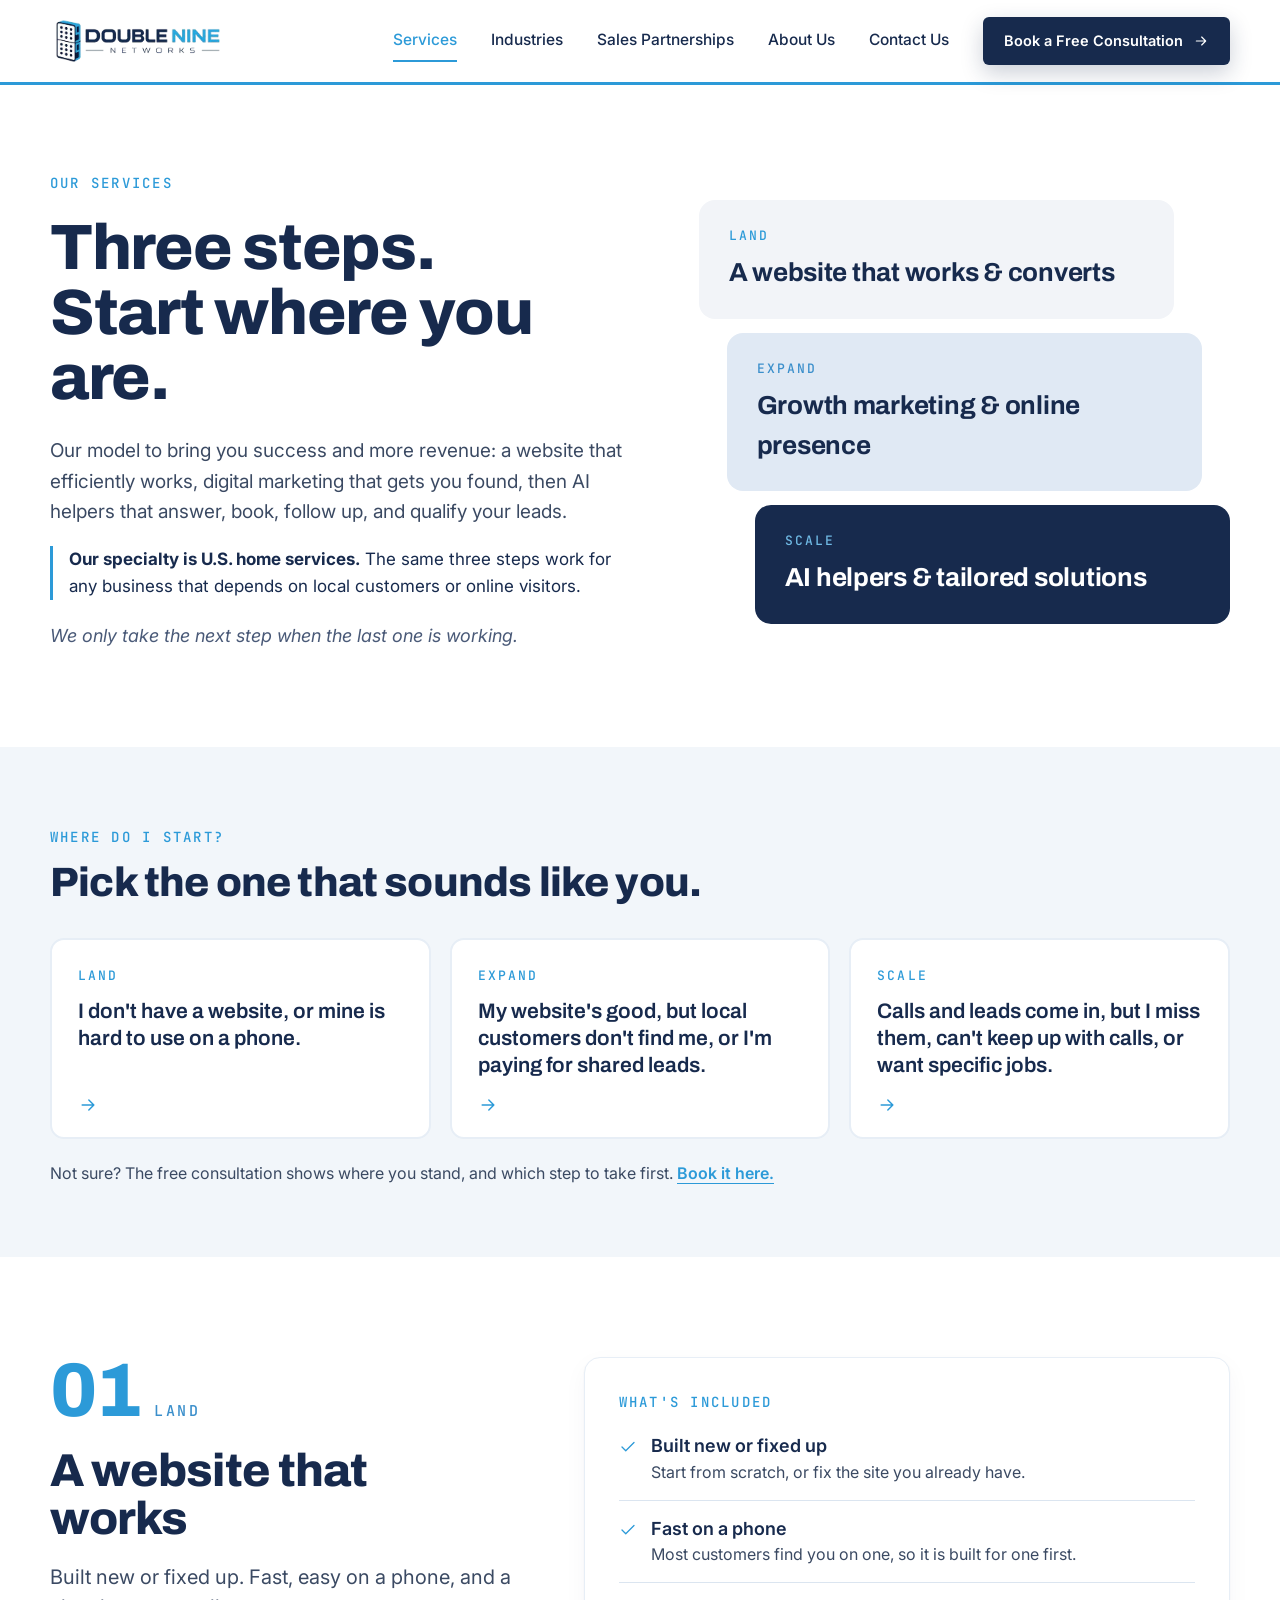
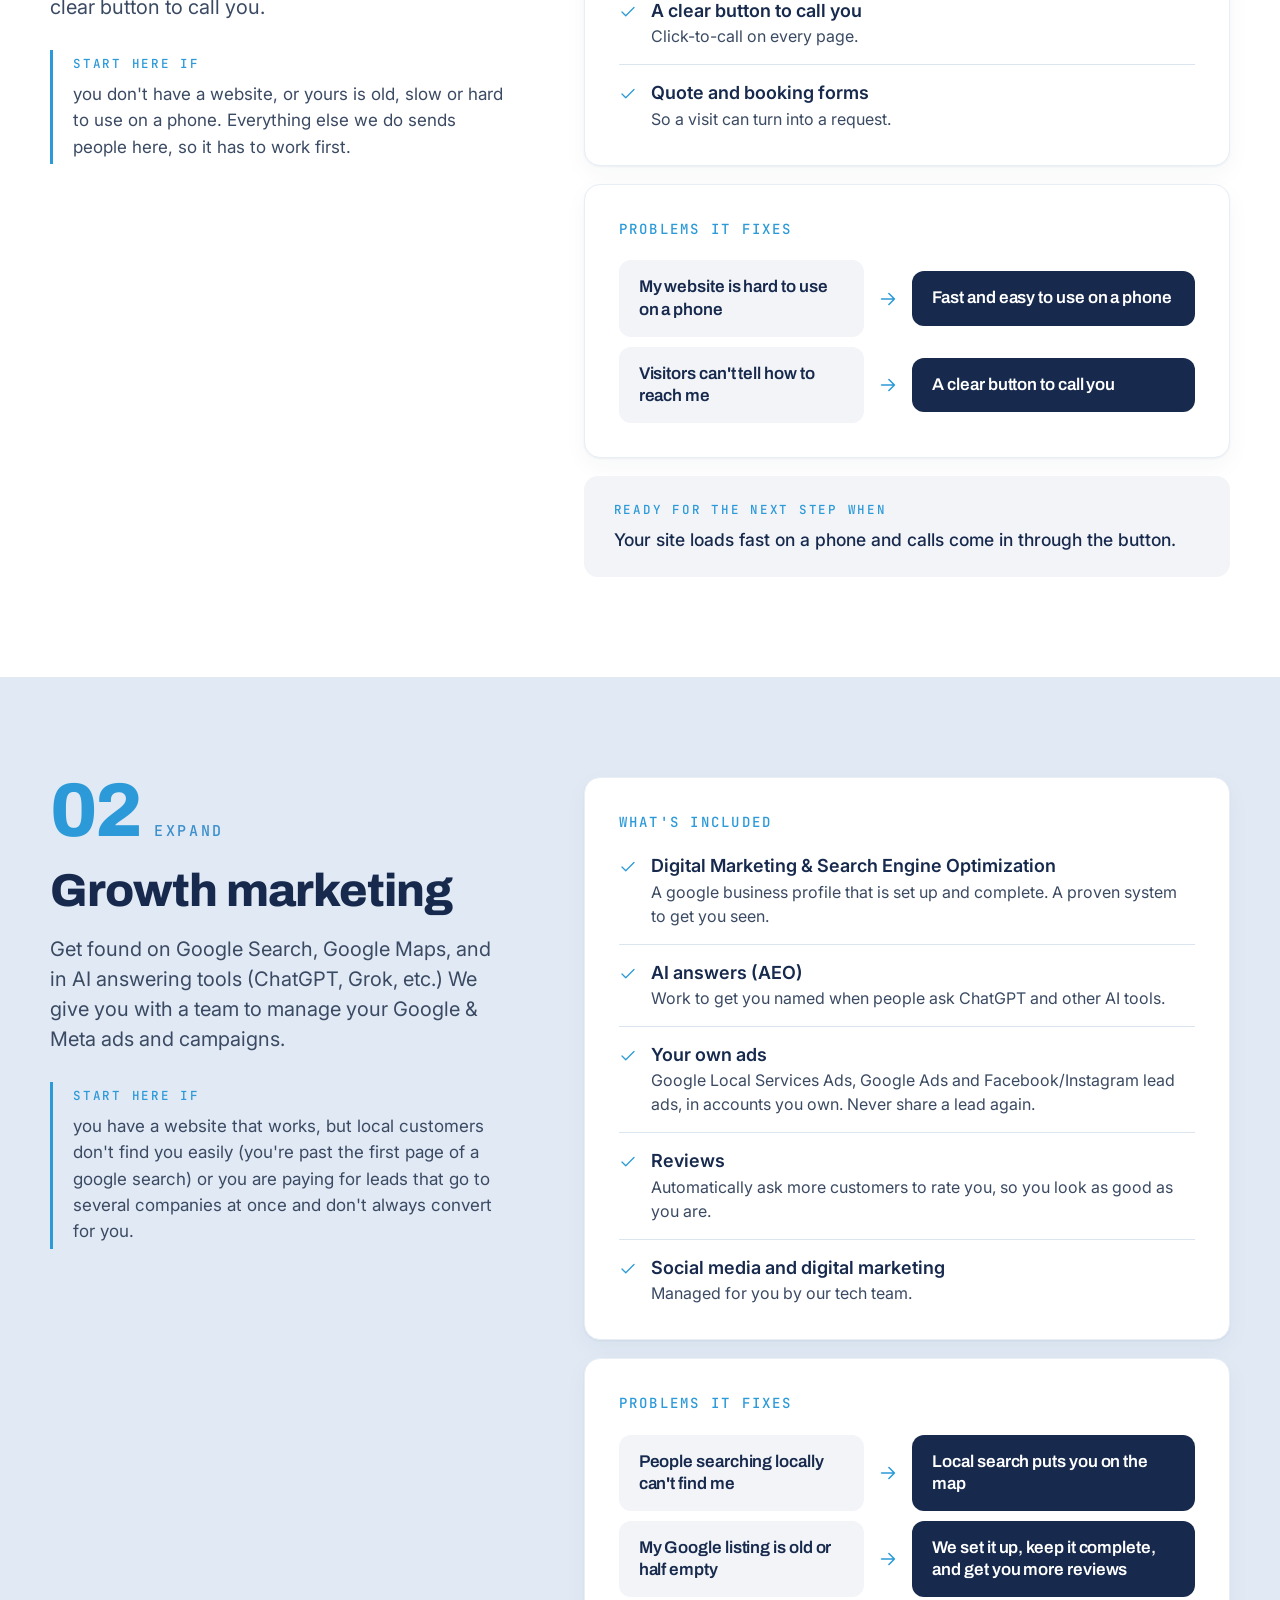
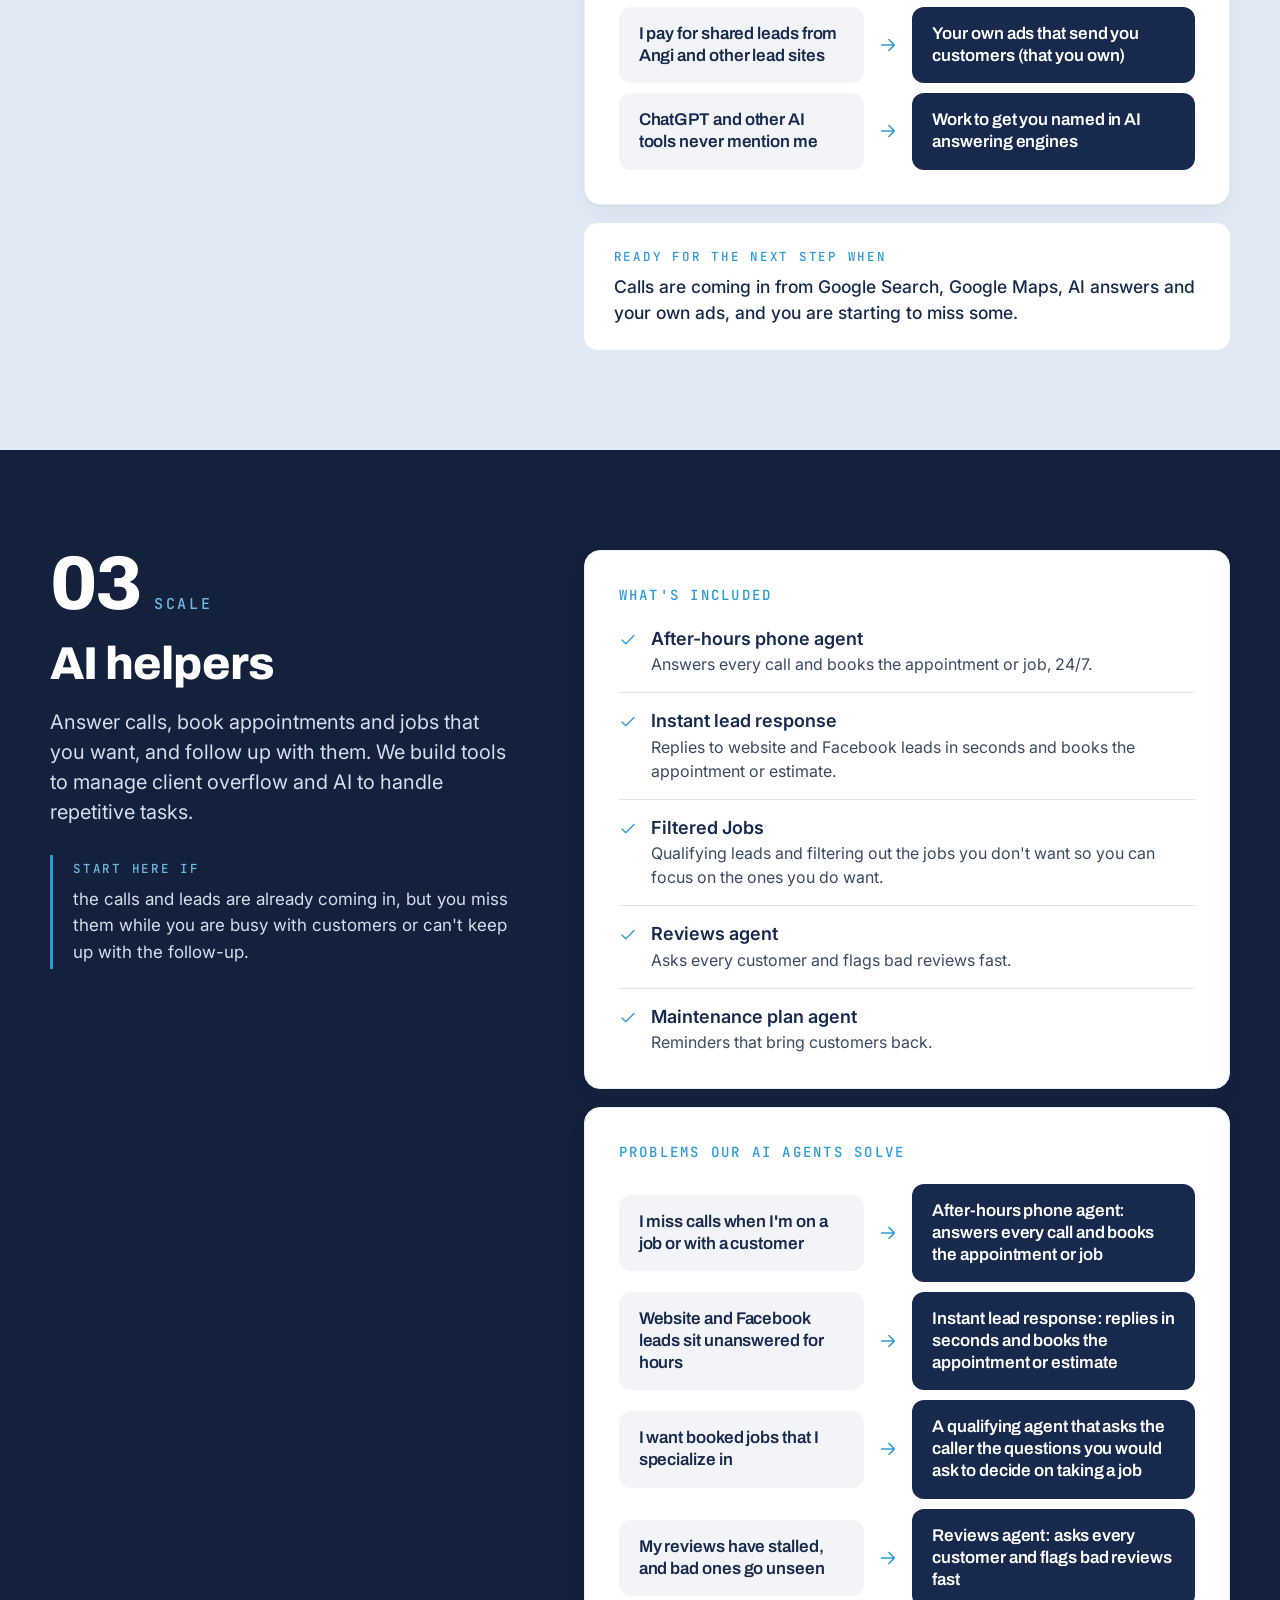
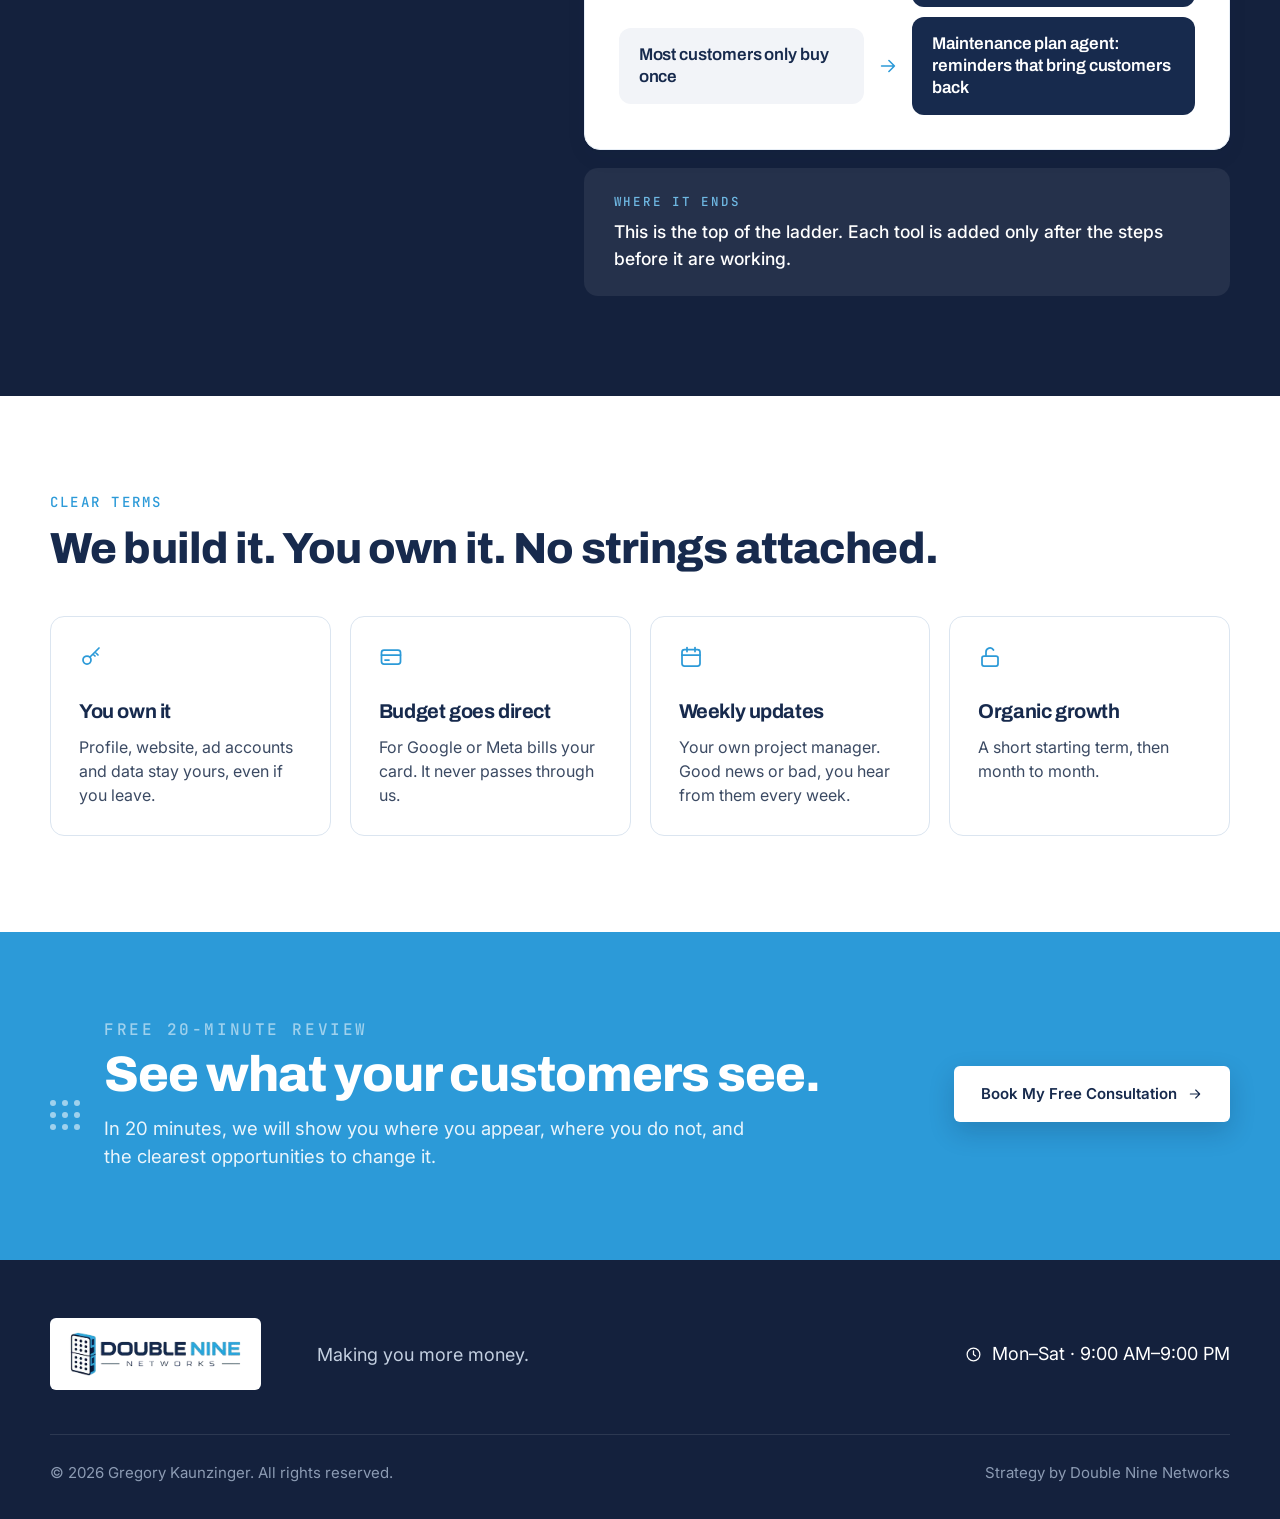
<file: services.html>
<!DOCTYPE html>
<html lang="en">
<head>
<meta charset="UTF-8">
<meta name="viewport" content="width=device-width, initial-scale=1.0">
<title>Services — Double Nine Networks</title>
<meta name="description" content="Google Maps, AI answers, lead ads, websites and a 24/7 AI phone agent for home service companies and any local business across the U.S.">
<link rel="canonical" href="https://doubleninenetworks.com/services.html">
<meta property="og:title" content="Services — Double Nine Networks">
<meta property="og:description" content="More calls from Google and AI. Fewer shared leads.">
<meta property="og:url" content="https://doubleninenetworks.com/services.html">
<meta property="og:type" content="website">
<link rel="icon" href="favicon.ico" sizes="any">
<link rel="icon" type="image/png" sizes="32x32" href="favicon-32.png">
<link rel="icon" type="image/png" sizes="192x192" href="favicon-192.png">
<link rel="apple-touch-icon" href="apple-touch-icon.png">
<link rel="preconnect" href="https://fonts.googleapis.com">
<link rel="preconnect" href="https://fonts.gstatic.com" crossorigin>
<link href="https://fonts.googleapis.com/css2?family=Archivo:wght@600;700;800&family=Inter:wght@400;500;600&family=JetBrains+Mono:wght@400;500&display=swap" rel="stylesheet">
<link rel="stylesheet" href="styles.css">
<script src="content.js"></script>
</head>
<body>

<!-- Icon sprite -->
<svg width="0" height="0" style="position:absolute" aria-hidden="true">
  <defs>
    <symbol id="i-search" viewBox="0 0 24 24"><circle cx="11" cy="11" r="7"/><path d="m20 20-3.5-3.5"/></symbol>
    <symbol id="i-pin" viewBox="0 0 24 24"><path d="M12 21s-7-6.2-7-11.5A7 7 0 0 1 19 9.5C19 14.8 12 21 12 21z"/><circle cx="12" cy="9.5" r="2.5"/></symbol>
    <symbol id="i-sparkles" viewBox="0 0 24 24"><path d="M11 3l1.9 5.1L18 10l-5.1 1.9L11 17l-1.9-5.1L4 10l5.1-1.9z"/><path d="M19 15l.8 2.2 2.2.8-2.2.8L19 21l-.8-2.2-2.2-.8 2.2-.8z"/></symbol>
    <symbol id="i-phone" viewBox="0 0 24 24"><path d="M21 16.9v3a2 2 0 0 1-2.2 2 19.8 19.8 0 0 1-8.6-3.1 19.5 19.5 0 0 1-6-6A19.8 19.8 0 0 1 2.1 4.2 2 2 0 0 1 4.1 2h3a2 2 0 0 1 2 1.7c.1 1 .4 1.9.7 2.8a2 2 0 0 1-.5 2.1L8.1 9.9a16 16 0 0 0 6 6l1.3-1.3a2 2 0 0 1 2.1-.4c.9.3 1.8.6 2.8.7a2 2 0 0 1 1.7 2z"/><path d="M14.5 3a7.5 7.5 0 0 1 6.5 6.5M14.5 6.5A4 4 0 0 1 17.5 9.5"/></symbol>
    <symbol id="i-cal" viewBox="0 0 24 24"><rect x="3" y="4.5" width="18" height="16.5" rx="2.5"/><path d="M16 2.5v4M8 2.5v4M3 10h18"/></symbol>
    <symbol id="i-check" viewBox="0 0 24 24"><path d="M20 6 9 17l-5-5"/></symbol>
    <symbol id="i-arrow" viewBox="0 0 24 24"><path d="M5 12h14M13 6l6 6-6 6"/></symbol>
    <symbol id="i-clock" viewBox="0 0 24 24"><circle cx="12" cy="12" r="9"/><path d="M12 7v5l3 2"/></symbol>
    <symbol id="i-mega" viewBox="0 0 24 24"><path d="M3 11v2a1 1 0 0 0 1 1h2l5 4V6L6 10H4a1 1 0 0 0-1 1z"/><path d="M15.5 8.5a5 5 0 0 1 0 7M18.5 6a9 9 0 0 1 0 12"/></symbol>
    <symbol id="i-mobile" viewBox="0 0 24 24"><rect x="6.5" y="2" width="11" height="20" rx="2.5"/><path d="M11 18.5h2"/></symbol>
    <symbol id="i-headset" viewBox="0 0 24 24"><path d="M4 14v-2a8 8 0 0 1 16 0v2"/><rect x="3" y="14" width="4" height="6" rx="1.5"/><rect x="17" y="14" width="4" height="6" rx="1.5"/><path d="M19 20c0 1.5-2 2-5 2"/></symbol>
    <symbol id="i-msg" viewBox="0 0 24 24"><path d="M21 12a8 8 0 0 1-11.7 7L4 20.5l1.5-4.6A8 8 0 1 1 21 12z"/><path d="M8.5 10h7M8.5 13.5h4"/></symbol>
    <symbol id="i-wrench" viewBox="0 0 24 24"><path d="M14.7 6.3a1 1 0 0 0 0 1.4l1.6 1.6a1 1 0 0 0 1.4 0l3.77-3.77a6 6 0 0 1-7.94 7.94l-6.91 6.91a2.12 2.12 0 0 1-3-3l6.91-6.91a6 6 0 0 1 7.94-7.94l-3.76 3.76z"/></symbol>
    <symbol id="i-chart" viewBox="0 0 24 24"><path d="M3 3v18h18"/><path d="m7 15 4-5 3 3 5-6"/></symbol>
    <symbol id="i-users" viewBox="0 0 24 24"><circle cx="9" cy="8" r="3.5"/><path d="M2.5 20a6.5 6.5 0 0 1 13 0"/><path d="M16 4.6a3.5 3.5 0 0 1 0 6.8M18.5 14a6.5 6.5 0 0 1 3 6"/></symbol>
    <symbol id="i-key" viewBox="0 0 24 24"><circle cx="8" cy="15" r="4"/><path d="m11 12 9-9M16 7l3 3M14 9l2 2"/></symbol>
    <symbol id="i-card" viewBox="0 0 24 24"><rect x="2.5" y="5" width="19" height="14" rx="2.5"/><path d="M2.5 10h19M6 15h4"/></symbol>
    <symbol id="i-unlock" viewBox="0 0 24 24"><rect x="4" y="11" width="16" height="10" rx="2"/><path d="M8 11V7a4 4 0 0 1 7.5-2"/></symbol>
    <symbol id="i-trend" viewBox="0 0 24 24"><path d="M3 17l6-6 4 4 8-8"/><path d="M15 7h6v6"/></symbol>
    <symbol id="i-bot" viewBox="0 0 24 24"><rect x="4" y="8" width="16" height="12" rx="3"/><path d="M12 4v4M9 14h.01M15 14h.01M2 13v3M22 13v3"/></symbol>
    <symbol id="i-nodes" viewBox="0 0 24 24"><circle cx="12" cy="5" r="2"/><circle cx="5" cy="19" r="2"/><circle cx="19" cy="19" r="2"/><path d="M12 7v5M12 12l-6 5M12 12l6 5"/></symbol>
    <symbol id="i-shield" viewBox="0 0 24 24"><path d="M12 3 4.5 6v6c0 4.5 3.2 7.8 7.5 9 4.3-1.2 7.5-4.5 7.5-9V6z"/><path d="m9 12 2 2 4-4"/></symbol>
    <symbol id="i-down" viewBox="0 0 24 24"><path d="m6 9 6 6 6-6"/></symbol>
  </defs>
</svg>

<!-- ============ HEADER ============ -->
<header class="site-header">
  <div class="wrap">
    <a class="logo" href="index.html" aria-label="Double Nine Networks home"><img src="assets/logo.png" alt="Double Nine Networks"></a>
    <nav class="main-nav" id="main-nav" aria-label="Main">
      <a href="services.html" aria-current="page" data-ek="site.header.services-992a">Services</a>
      <a href="industries.html" data-ek="site.header.industries-eb47">Industries</a>
      <a href="partnerships.html" data-ek="site.header.partnerships-29d9">Partnerships</a>
      <a href="about.html" data-ek="site.header.about-8f7f">About</a>
      <a href="contact.html" data-ek="site.header.contact-bbaf">Contact</a>
      <a class="nav-cta-mobile btn btn-blue" href="booking.html"><dn-t data-ek="site.header.book-a-free-review-a6f4">Book a free review</dn-t> <svg class="ico"><use href="#i-arrow"/></svg></a>
    </nav>
    <div class="nav-actions">
      <a class="btn btn-navy nav-cta" href="booking.html"><dn-t data-ek="site.header.book-a-free-review-a6f4">Book a free review</dn-t> <svg class="ico"><use href="#i-arrow"/></svg></a>
      <button class="nav-toggle" type="button" aria-expanded="false" aria-controls="main-nav" aria-label="Open menu">
        <svg class="ico" viewBox="0 0 24 24"><path class="bars" d="M4 7h16M4 12h16M4 17h16"/><path class="x" d="M6 6l12 12M18 6 6 18"/></svg>
      </button>
    </div>
  </div>
</header>

<main id="top">

<section class="sv-hero">
  <div class="wrap">
    <div class="sv-hero-copy">
      <div class="eyebrow" data-ek="services.1">Our services</div>
      <h1><dn-t data-ek="services.2">Three steps.</dn-t><br class="br-d"> <dn-t data-ek="services.3">Start where you are.</dn-t></h1>
      <p data-ek="services.4">Our model to bring you success and more revenue: a website that works, marketing that gets you found, then AI helpers that answer, book and follow up.</p>
      <p class="sv-any"><b data-ek="services.5">Our specialty is U.S. home services.</b> <dn-t data-ek="services.6">The same three steps work for any business that depends on local customers.</dn-t></p>
      <p class="sv-rule" data-ek="services.7">We only take the next step when the last one is working.</p>
    </div>
    <ol class="ladder" aria-label="The three steps">
      <li class="rung r0"><a href="#land"><span class="rk" data-ek="services.8">LAND</span><b data-ek="services.9">A website that works</b></a></li>
      <li class="rung r1"><a href="#expand"><span class="rk" data-ek="services.10">EXPAND</span><b data-ek="services.11">Growth marketing</b></a></li>
      <li class="rung r2"><a href="#scale"><span class="rk" data-ek="services.12">SCALE</span><b data-ek="services.13">AI helpers</b></a></li>
    </ol>
  </div>
</section>

<section class="finder" aria-labelledby="finder-h">
  <div class="wrap">
    <div class="finder-head">
      <div class="eyebrow" data-ek="services.14">Where do I start?</div>
      <h2 id="finder-h" data-ek="services.15">Pick the one that sounds like you.</h2>
    </div>
    <div class="finder-opts" role="group" aria-label="Which sounds like you">
      <a class="opt" href="#land" data-stage="land"><span class="opt-k" data-ek="services.16">LAND</span><b data-ek="services.17">I don't have a website, or mine is hard to use on a phone.</b><svg class="ico"><use href="#i-arrow"/></svg></a>
      <a class="opt" href="#expand" data-stage="expand"><span class="opt-k" data-ek="services.18">EXPAND</span><b data-ek="services.19">My website is fine, but nearby customers can't find me, or I pay for shared leads.</b><svg class="ico"><use href="#i-arrow"/></svg></a>
      <a class="opt" href="#scale" data-stage="scale"><span class="opt-k" data-ek="services.20">SCALE</span><b data-ek="services.21">Calls and leads come in, but I miss them or can't keep up.</b><svg class="ico"><use href="#i-arrow"/></svg></a>
    </div>
    <div class="finder-result" id="finder-result" aria-live="polite" hidden>
      <div><span class="gate-k" id="fr-k"></span><p id="fr-t"></p></div>
      <a class="btn btn-blue" id="fr-go" href="#land"><dn-t data-ek="services.22">See the details</dn-t> <svg class="ico"><use href="#i-arrow"/></svg></a>
    </div>
    <p class="finder-note"><dn-t data-ek="services.23">Not sure? The free 20-minute review shows where you stand, and which step to take first.</dn-t> <a href="booking.html" data-ek="services.24">Book it here.</a></p>
  </div>
</section>

<section class="stage stage-mist-0" id="land" aria-labelledby="land-h">
  <div class="wrap">
    <div class="stage-side">
      <div class="stage-badge"><span class="sb-num" data-ek="services.25">01</span><span class="sb-label" data-ek="services.26">LAND</span><span class="start-flag" data-ek="services.27">Start here</span></div>
      <h2 id="land-h" data-ek="services.28">A website that works</h2>
      <p class="stage-lead" data-ek="services.29">Built new or fixed up. Fast, easy on a phone, and a clear button to call you.</p>
      <div class="start-if"><span class="gate-k" data-ek="services.30">Start here if</span><p data-ek="services.31">you don't have a website, or yours is old, slow or hard to use on a phone. Everything else we do sends people here, so it has to work first.</p></div>
    </div>
    <div class="stage-body">
      <div class="panel">
        <div class="eyebrow" data-ek="services.32">What's included</div>
        <ul class="incl">
          <li><svg class="ico"><use href="#i-check"/></svg><div><b data-ek="services.33">Built new or fixed up</b><span data-ek="services.34">Start from scratch, or fix the site you already have.</span></div></li>
          <li><svg class="ico"><use href="#i-check"/></svg><div><b data-ek="services.35">Fast on a phone</b><span data-ek="services.36">Most customers find you on one, so it is built for one first.</span></div></li>
          <li><svg class="ico"><use href="#i-check"/></svg><div><b data-ek="services.37">A clear button to call you</b><span data-ek="services.38">Click-to-call on every page.</span></div></li>
          <li><svg class="ico"><use href="#i-check"/></svg><div><b data-ek="services.39">Quote and booking forms</b><span data-ek="services.40">So a visit can turn into a request.</span></div></li>
        </ul>
      </div>
      <div class="panel">
        <div class="eyebrow" data-ek="services.41">Problems it fixes</div>
        <div class="pairs">
        <div class="pair"><div class="p-from" data-ek="services.42">My website is hard to use on a phone</div><svg class="ico p-arrow"><use href="#i-arrow"/></svg><div class="p-to" data-ek="services.43">Fast and easy to use on a phone</div></div>
        <div class="pair"><div class="p-from" data-ek="services.44">Visitors can't tell how to reach me</div><svg class="ico p-arrow"><use href="#i-arrow"/></svg><div class="p-to" data-ek="services.45">A clear button to call you</div></div>
        </div>
      </div>
      <div class="gate"><span class="gate-k" data-ek="services.46">Ready for the next step when</span><p data-ek="services.47">Your site loads fast on a phone and calls come in through the button.</p></div>
    </div>
  </div>
</section>
<section class="stage stage-mist-1" id="expand" aria-labelledby="expand-h">
  <div class="wrap">
    <div class="stage-side">
      <div class="stage-badge"><span class="sb-num" data-ek="services.48">02</span><span class="sb-label" data-ek="services.49">EXPAND</span><span class="start-flag" data-ek="services.50">Start here</span></div>
      <h2 id="expand-h" data-ek="services.51">Growth marketing</h2>
      <p class="stage-lead" data-ek="services.52">Get found on Google Maps and in AI answers. We also manage your social media and digital marketing for you.</p>
      <div class="start-if"><span class="gate-k" data-ek="services.53">Start here if</span><p data-ek="services.54">you have a website that works, but nearby customers can't find you, or you are paying for leads that go to several companies at once.</p></div>
    </div>
    <div class="stage-body">
      <div class="panel">
        <div class="eyebrow" data-ek="services.55">What's included</div>
        <ul class="incl">
          <li><svg class="ico"><use href="#i-check"/></svg><div><b data-ek="services.56">Google Maps and your listing</b><span data-ek="services.57">Set up, and kept complete.</span></div></li>
          <li><svg class="ico"><use href="#i-check"/></svg><div><b data-ek="services.58">AI answers</b><span data-ek="services.59">Work to get you named when people ask ChatGPT and other AI tools.</span></div></li>
          <li><svg class="ico"><use href="#i-check"/></svg><div><b data-ek="services.60">Your own ads</b><span data-ek="services.61">Google Local Services Ads, Google Ads and Facebook/Instagram lead ads, in accounts you own.</span></div></li>
          <li><svg class="ico"><use href="#i-check"/></svg><div><b data-ek="services.62">Reviews</b><span data-ek="services.63">Ask more customers, so you look as good as you are.</span></div></li>
          <li><svg class="ico"><use href="#i-check"/></svg><div><b data-ek="services.64">Social media and digital marketing</b><span data-ek="services.65">Managed for you.</span></div></li>
        </ul>
      </div>
      <div class="panel">
        <div class="eyebrow" data-ek="services.66">Problems it fixes</div>
        <div class="pairs">
        <div class="pair"><div class="p-from" data-ek="services.67">People searching nearby can't find me</div><svg class="ico p-arrow"><use href="#i-arrow"/></svg><div class="p-to" data-ek="services.68">Local search work puts you on the map</div></div>
        <div class="pair"><div class="p-from" data-ek="services.69">My Google listing is old or half empty</div><svg class="ico p-arrow"><use href="#i-arrow"/></svg><div class="p-to" data-ek="services.70">We set it up and keep it complete</div></div>
        <div class="pair"><div class="p-from" data-ek="services.71">I pay for shared leads from Angi and other lead sites</div><svg class="ico p-arrow"><use href="#i-arrow"/></svg><div class="p-to" data-ek="services.72">Your own ads that send calls to you</div></div>
        <div class="pair"><div class="p-from" data-ek="services.73">ChatGPT and other AI tools never mention me</div><svg class="ico p-arrow"><use href="#i-arrow"/></svg><div class="p-to" data-ek="services.74">Work to get you named in AI answers</div></div>
        </div>
      </div>
      <div class="gate"><span class="gate-k" data-ek="services.75">Ready for the next step when</span><p data-ek="services.76">Calls are coming in from Maps, AI answers and your own ads, and you are starting to miss some.</p></div>
    </div>
  </div>
</section>
<section class="stage stage-navy" id="scale" aria-labelledby="scale-h">
  <div class="wrap">
    <div class="stage-side">
      <div class="stage-badge"><span class="sb-num" data-ek="services.77">03</span><span class="sb-label" data-ek="services.78">SCALE</span><span class="start-flag" data-ek="services.79">Start here</span></div>
      <h2 id="scale-h" data-ek="services.80">AI helpers</h2>
      <p class="stage-lead" data-ek="services.81">Answer calls, book appointments and jobs, and follow up. We build tools to manage client overflow and AI to handle repetitive tasks.</p>
      <div class="start-if"><span class="gate-k" data-ek="services.82">Start here if</span><p data-ek="services.83">the calls and leads are already coming in, but you miss them while you are busy with customers or can't keep up with the follow-up.</p></div>
    </div>
    <div class="stage-body">
      <div class="panel">
        <div class="eyebrow" data-ek="services.84">What's included</div>
        <ul class="incl">
          <li><svg class="ico"><use href="#i-check"/></svg><div><b data-ek="services.85">After-hours phone agent</b><span data-ek="services.86">Answers every call and books the appointment or job, 24/7.</span></div></li>
          <li><svg class="ico"><use href="#i-check"/></svg><div><b data-ek="services.87">Instant lead response</b><span data-ek="services.88">Replies to website and Facebook leads in seconds and books the appointment or estimate.</span></div></li>
          <li><svg class="ico"><use href="#i-check"/></svg><div><b data-ek="services.89">Estimate follow-up</b><span data-ek="services.90">Chases open quotes and revives old leads.</span></div></li>
          <li><svg class="ico"><use href="#i-check"/></svg><div><b data-ek="services.91">Reviews agent</b><span data-ek="services.92">Asks every customer and flags bad reviews fast.</span></div></li>
          <li><svg class="ico"><use href="#i-check"/></svg><div><b data-ek="services.93">Maintenance plan agent</b><span data-ek="services.94">Reminders that bring customers back.</span></div></li>
        </ul>
      </div>
      <div class="panel">
        <div class="eyebrow" data-ek="services.95">Problems our AI agents solve</div>
        <div class="pairs">
        <div class="pair"><div class="p-from" data-ek="services.96">I miss calls when I'm on a job or with a customer</div><svg class="ico p-arrow"><use href="#i-arrow"/></svg><div class="p-to" data-ek="services.97">After-hours phone agent: answers every call and books the appointment or job</div></div>
        <div class="pair"><div class="p-from" data-ek="services.98">Website and Facebook leads sit unanswered for hours</div><svg class="ico p-arrow"><use href="#i-arrow"/></svg><div class="p-to" data-ek="services.99">Instant lead response: replies in seconds and books the appointment or estimate</div></div>
        <div class="pair"><div class="p-from" data-ek="services.100">I send quotes and never chase them</div><svg class="ico p-arrow"><use href="#i-arrow"/></svg><div class="p-to" data-ek="services.101">Estimate follow-up: chases open quotes and revives old leads</div></div>
        <div class="pair"><div class="p-from" data-ek="services.102">My reviews have stalled, and bad ones go unseen</div><svg class="ico p-arrow"><use href="#i-arrow"/></svg><div class="p-to" data-ek="services.103">Reviews agent: asks every customer and flags bad reviews fast</div></div>
        <div class="pair"><div class="p-from" data-ek="services.104">Most customers only buy once</div><svg class="ico p-arrow"><use href="#i-arrow"/></svg><div class="p-to" data-ek="services.105">Maintenance plan agent: reminders that bring customers back</div></div>
        </div>
      </div>
      <div class="gate gate-end"><span class="gate-k" data-ek="services.106">Where it ends</span><p data-ek="services.107">This is the top of the ladder. Each tool is added only after the steps before it are working.</p></div>
    </div>
  </div>
</section>
<section class="terms" aria-label="How we work">
  <div class="wrap">
    <div class="eyebrow" data-ek="services.108">Clear terms</div>
    <h2 data-ek="services.109">However we work together.</h2>
    <div class="terms-grid">
      <div class="term"><svg class="ico"><use href="#i-key"/></svg><h3 data-ek="services.110">You own it</h3><p data-ek="services.111">Profile, website, ad accounts and data stay yours, even if you leave.</p></div>
      <div class="term"><svg class="ico"><use href="#i-card"/></svg><h3 data-ek="services.112">Budget goes direct</h3><p data-ek="services.113">Google or Meta bills your card. It never passes through us.</p></div>
      <div class="term"><svg class="ico"><use href="#i-cal"/></svg><h3 data-ek="services.114">Weekly updates</h3><p data-ek="services.115">One project manager. Good news or bad, you hear from us every week.</p></div>
      <div class="term"><svg class="ico"><use href="#i-unlock"/></svg><h3 data-ek="services.116">No long lock-in</h3><p data-ek="services.117">A short starting term, then month to month.</p></div>
    </div>
  </div>
</section>
<section class="cta" id="book">
  <div class="wrap">
    <div class="dots" aria-hidden="true"><i></i><i></i><i></i><i></i><i></i><i></i><i></i><i></i><i></i></div>
    <div>
      <div class="eyebrow" data-ek="services.118">Free 20-minute review</div>
      <h2 data-ek="services.119">See what your customers see.</h2>
      <p data-ek="services.120">In 20 minutes, we will show you where you appear, where you do not, and the clearest opportunities to change it.</p>
    </div>
    <a class="btn btn-white" href="booking.html"><dn-t data-ek="services.121">Book my free review</dn-t> <svg class="ico"><use href="#i-arrow"/></svg></a>
  </div>
</section>

</main>

<!-- ============ FOOTER ============ -->
<footer class="site-footer">
  <div class="wrap">
    <div class="foot-top">
      <a class="foot-logo" href="index.html" aria-label="Double Nine Networks"><img src="assets/logo.png" alt="Double Nine Networks"></a>
      <p class="foot-tag" data-ek="site.footer.helping-home-service-companies-4c20">Helping home service companies and local businesses get found, get called, and get booked.</p>
      <div class="foot-hours"><svg class="ico"><use href="#i-clock"/></svg><dn-t data-ek="site.footer.mon-sat-9-00-am-9-00-pm-a6de">Mon–Sat · 9:00 AM–9:00 PM</dn-t></div>
    </div>
    <div class="foot-bottom">
      <span data-ek="site.footer.2026-double-nine-networks-all-d290">© 2026 Double Nine Networks. All rights reserved.</span>
      <span data-ek="site.footer.strategy-by-double-nine-delive-51ce">Strategy by Double Nine · Delivery with DigiDrub</span>
    </div>
  </div>
</footer>

<script>
  // Mobile menu
  (function(){
    var btn = document.querySelector('.nav-toggle');
    var nav = document.getElementById('main-nav');
    if(!btn || !nav) return;
    function set(open){
      nav.classList.toggle('open', open);
      btn.setAttribute('aria-expanded', open ? 'true' : 'false');
      btn.setAttribute('aria-label', open ? 'Close menu' : 'Open menu');
    }
    btn.addEventListener('click', function(){ set(!nav.classList.contains('open')); });
    nav.addEventListener('click', function(e){ if(e.target.closest('a')) set(false); });
    document.addEventListener('keydown', function(e){ if(e.key === 'Escape') set(false); });
  })();

  // "Where do I start?" picker
  (function(){
    var copy = {
      land:   ['Start with Land', 'A website that works is what every ad, map listing and AI answer points to. It has to turn a visit into a call before anything else is added.'],
      expand: ['Start with Expand', 'Your site is ready, so the next job is being found: Google Maps, AI answers and your own ads, so calls come to you and not to a shared-lead list.'],
      scale:  ['Start with Scale', 'The calls are coming, so the gain now is not losing them. AI helpers answer, book and follow up while you are busy with customers.']
    };
    var opts = document.querySelectorAll('.finder .opt');
    var box = document.getElementById('finder-result');
    var k = document.getElementById('fr-k'), t = document.getElementById('fr-t'), go = document.getElementById('fr-go');
    opts.forEach(function(o){
      o.addEventListener('click', function(e){
        e.preventDefault();
        var s = o.getAttribute('data-stage');
        opts.forEach(function(x){ x.classList.toggle('on', x === o); });
        document.querySelectorAll('.stage').forEach(function(sec){ sec.classList.toggle('is-start', sec.id === s); });
        k.textContent = copy[s][0]; t.textContent = copy[s][1];
        go.setAttribute('href', '#' + s);
        box.hidden = false;
      });
    });
  })();
</script>
<script src="edit.js"></script>
</body>
</html>
</file>
<file: styles.css>
:root{
    --navy:#172a4d;
    --navy-deep:#14213d;
    --navy-strip:#16294a;
    --blue:#2c9ad8;
    --blue-soft:#6fb9e4;
    --blue-tint:#e6f2fb;
    --ink:#172a4d;
    --body:#3b4a63;
    --muted:#8a97ab;
    --bg-soft:#f2f6fa;
    --line:#dbe5f0;
    --white:#fff;
    --radius:10px;
    --wrap:1228px;
  }
  *{ margin:0; padding:0; box-sizing:border-box; }
  html{ scroll-behavior:smooth; }
  body{
    font-family:'Inter', system-ui, sans-serif;
    color:var(--body);
    background:#fff;
    line-height:1.55;
    -webkit-font-smoothing:antialiased;
    overflow-x:hidden;
  }
  img{ display:block; max-width:100%; }
  a{ color:inherit; text-decoration:none; }
  .wrap{ max-width:var(--wrap); margin:0 auto; padding:0 24px; }
  .ico{ width:1em; height:1em; fill:none; stroke:currentColor; stroke-width:1.75; stroke-linecap:round; stroke-linejoin:round; flex-shrink:0; }

  h1,h2,h3{ font-family:'Archivo', sans-serif; color:var(--ink); letter-spacing:-0.02em; }
  h1,h2{ font-weight:800; line-height:1.06; }

  .eyebrow{
    font-family:'JetBrains Mono', monospace;
    font-size:14px; font-weight:500;
    letter-spacing:0.16em; text-transform:uppercase;
    color:var(--blue);
  }

  /* ---------- Buttons ---------- */
  .btn{
    display:inline-flex; align-items:center; justify-content:center; gap:10px;
    font-family:'Inter', sans-serif; font-weight:600; font-size:15.5px;
    padding:0 26px; height:54px; border-radius:6px;
    border:1px solid transparent; cursor:pointer;
    transition:transform .15s ease, box-shadow .15s ease, background .2s ease, border-color .2s ease;
  }
  .btn .ico{ font-size:16px; }
  .btn:hover{ transform:translateY(-1px); }
  .btn-navy{ background:var(--navy); color:#fff; height:48px; font-size:14.5px; padding:0 20px; box-shadow:0 8px 22px rgba(23,42,77,.22); }
  .btn-blue{ background:var(--blue); color:#fff; box-shadow:0 10px 26px rgba(44,154,216,.28); }
  .btn-blue:hover{ background:#2689c3; }
  .btn-ghost-light{ background:transparent; color:#fff; border-color:rgba(255,255,255,.3); }
  .btn-ghost-light:hover{ border-color:rgba(255,255,255,.6); }
  .btn-white{ background:#fff; color:var(--navy); height:56px; font-size:15px; box-shadow:0 10px 26px rgba(10,24,50,.18); }
  .btn-outline{ background:#fff; color:var(--navy); border-color:var(--line); height:48px; font-size:14.5px; padding:0 20px; }
  .btn-outline:hover{ border-color:var(--blue); }

  /* ---------- Header ---------- */
  .site-header{ position:sticky; top:0; z-index:50; background:rgba(255,255,255,.96); backdrop-filter:blur(8px); border-bottom:3px solid var(--blue); }
  .site-header .wrap{ display:flex; align-items:center; justify-content:space-between; height:82px; }
  .logo img{ height:54px; width:auto; }

  /* ---------- Hero ---------- */
  .hero{ display:grid; grid-template-columns:1fr 1fr; min-height:667px; }
  .hero-left{
    background:linear-gradient(180deg, #172a4b 0%, #2a4d6c 100%);
    padding:72px 56px 0 max(24px, calc((100vw - var(--wrap)) / 2 + 28px));
    display:flex; flex-direction:column; justify-content:center; color:#fff;
  }
  .hero-eyebrow{
    font-family:'JetBrains Mono', monospace; font-size:15px; font-weight:500;
    letter-spacing:.14em; text-transform:uppercase;
    display:flex; align-items:center; gap:12px; margin-bottom:34px;
  }
  .hero-eyebrow::before{ content:""; width:7px; height:7px; border-radius:50%; background:#fff; }
  .hero h1{ color:#fff; font-size:clamp(36px,3.6vw,52px); line-height:1.04; margin-bottom:30px; }
  .hero h1 .br-d{ display:inline; }
  .hero-sub{ font-size:17.5px; line-height:1.65; color:#e4ecf5; max-width:42ch; margin-bottom:36px; }
  .hero-ctas{ display:flex; gap:14px; flex-wrap:wrap; margin-bottom:30px; }
  .hero-checks{ display:flex; gap:26px; flex-wrap:wrap; color:var(--blue-soft); font-size:15.5px; }
  .hero-checks span{ display:inline-flex; align-items:center; gap:8px; }
  .hero-checks .ico{ font-size:15px; }

  .hero-right{ position:relative; overflow:hidden; min-height:420px; background:#233a52; }
  .hero-right > img{ position:absolute; inset:0; width:100%; height:100%; object-fit:cover; object-position:100% 30%; }
  .hero-right::after{ content:""; position:absolute; inset:0; background:linear-gradient(90deg, rgba(23,42,77,.25), rgba(23,42,77,0) 40%); pointer-events:none; }

  .book-card{
    position:absolute; z-index:2; left:50%; bottom:64px; transform:translateX(-50%);
    width:min(364px, calc(100% - 40px)); background:#f9fcff;
    border:2px solid var(--blue); border-radius:14px; padding:24px;
    box-shadow:0 30px 60px rgba(10,24,50,.35); color:var(--ink);
  }
  .book-top{ display:flex; align-items:center; justify-content:space-between; font-size:12.5px; font-weight:600; color:var(--blue); }
  .book-top .lbl{ display:inline-flex; align-items:center; gap:7px; }
  .book-top .tag{ font-family:'JetBrains Mono',monospace; font-weight:500; color:var(--ink); background:#e9eef4; padding:4px 9px; border-radius:5px; font-size:12px; }
  .book-card h3{ font-family:'Inter',sans-serif; font-weight:600; font-size:18px; margin:16px 0 16px; letter-spacing:0; padding-bottom:16px; border-bottom:1px solid var(--blue); }
  .book-who{ display:flex; align-items:center; gap:12px; margin-bottom:14px; }
  .avatar{ width:38px; height:38px; border-radius:50%; background:var(--navy); color:#fff; font-size:11px; font-weight:600; display:flex; align-items:center; justify-content:center; }
  .book-who b{ display:block; font-size:14px; font-weight:600; line-height:1.2; }
  .book-who span{ font-size:12px; color:var(--blue); }
  .pill-row{ display:grid; gap:8px; margin-bottom:8px; }
  .pill-row.days{ grid-template-columns:repeat(4,1fr); }
  .pill-row.times{ grid-template-columns:repeat(3,1fr); margin-bottom:12px; }
  .pill{
    font-family:'Inter',sans-serif; background:#fff; border:1.5px solid var(--navy); color:var(--navy);
    border-radius:6px; text-align:center; font-size:12px; font-weight:500; padding:7px 0; cursor:pointer; line-height:1.2;
  }
  .pill small{ display:block; font-size:10px; font-weight:600; letter-spacing:.04em; }
  .pill strong{ font-size:15px; font-weight:600; }
  .pill.on{ background:var(--navy); color:#fff; }
  .pill.today{ color:var(--blue); border-color:var(--navy); }
  .book-card .btn{ width:100%; height:48px; font-size:15px; box-shadow:none; }
  .book-foot{ display:flex; justify-content:space-between; margin-top:14px; font-size:11.5px; color:#7d8aa0; }
  .book-foot span{ display:inline-flex; align-items:center; gap:6px; }

  /* ---------- Strip ---------- */
  .strip{ background:var(--navy-strip); }
  .strip .wrap{ display:flex; align-items:center; justify-content:space-between; gap:24px; height:88px; border-top:1px solid rgba(255,255,255,.07); flex-wrap:wrap; }
  .strip-label{ font-family:'JetBrains Mono',monospace; font-size:16px; letter-spacing:.14em; color:#7f93ad; text-transform:uppercase; }
  .strip-items{ display:flex; gap:44px; flex-wrap:wrap; }
  .strip-items span{ display:inline-flex; align-items:center; gap:10px; color:#fff; font-weight:500; font-size:18px; }
  .strip-items .ico{ color:var(--blue-soft); font-size:19px; }

  /* ---------- Problem ---------- */
  .problem{ display:grid; grid-template-columns:713fr 727fr; background:var(--bg-soft); min-height:630px; }
  .problem-img{ position:relative; min-height:560px; }
  .problem-img > img{ position:absolute; inset:0; width:100%; height:100%; object-fit:cover; }
  .float-badge{
    position:absolute; left:max(24px, 133px); bottom:56px; background:#fff; border-radius:6px;
    padding:14px 20px 14px 18px; display:flex; align-items:center; gap:12px;
    box-shadow:0 12px 30px rgba(10,24,50,.18);
  }
  .float-badge .ico{ color:var(--blue); font-size:22px; }
  .float-badge b{ display:block; font-family:'Archivo',sans-serif; font-size:19px; color:var(--ink); line-height:1.15; }
  .float-badge small{ font-size:13px; color:var(--body); }
  .problem-copy{ padding:64px 64px 64px 62px; display:flex; flex-direction:column; justify-content:center; }
  .problem-copy .eyebrow{ margin-bottom:12px; }
  .problem-copy h2{ font-size:clamp(34px,3.6vw,52px); line-height:1.05; margin-bottom:26px; }
  .problem-copy > p{ font-size:19px; max-width:27em; margin-bottom:36px; color:var(--ink); }
  .point{ display:flex; gap:16px; padding:18px 0; position:relative; }
  .point:first-of-type{ padding-top:0; }
  .point + .point::before{ content:""; position:absolute; top:0; left:0; width:490px; max-width:100%; border-top:1px solid var(--line); }
  .point .ico{ color:var(--blue); font-size:19px; margin-top:4px; }
  .point h3{ font-size:21px; font-weight:700; line-height:1.2; margin-bottom:4px; }
  .point p{ font-size:16.5px; color:var(--ink); line-height:1.4; }

  /* ---------- System ---------- */
  .system{ background:var(--bg-soft); padding:96px 0 110px; }
  .system-head{ display:flex; justify-content:space-between; align-items:flex-end; gap:40px; margin-bottom:46px; flex-wrap:wrap; }
  .system-head .eyebrow{ margin-bottom:12px; }
  .system-head h2{ font-size:clamp(34px,3.6vw,52px); line-height:1.05; }
  .system-head p{ font-size:20px; max-width:20em; color:#4a5870; margin-bottom:8px; }
  .cards{ display:grid; grid-template-columns:1fr 1fr; gap:19px; }
  .card{ background:#fff; border-radius:14px; padding:34px; box-shadow:0 1px 2px rgba(23,42,77,.05), 0 8px 24px rgba(23,42,77,.04); border:1px solid #e7eef6; display:flex; flex-direction:column; }
  .card-top{ display:flex; justify-content:space-between; align-items:flex-start; margin-bottom:34px; }
  .card-ico{ width:48px; height:48px; border-radius:9px; background:var(--blue-tint); color:var(--blue); display:flex; align-items:center; justify-content:center; font-size:22px; }
  .card-num{ font-family:'JetBrains Mono',monospace; font-size:13px; color:#a8b5c7; }
  .card h3{ font-family:'Inter',sans-serif; font-weight:500; font-size:24px; letter-spacing:-.01em; margin-bottom:16px; }
  .card p{ font-size:19px; line-height:1.4; color:var(--body); margin-bottom:28px; flex:1; }
  .card-tags{ border-top:1px solid var(--line); padding-top:18px; font-size:17px; font-weight:500; color:#3d4c66; }

  .system-more{ margin-top:34px; }

  /* ---------- Trades ---------- */
  .trades{ background:var(--navy); padding:96px 0; }
  .trades .wrap{ display:grid; grid-template-columns:492px 1fr; gap:88px; align-items:center; }
  .trades-img{ position:relative; border-radius:70px 12px 12px 12px; overflow:hidden; height:538px; }
  .trades-img > img{ width:100%; height:100%; object-fit:cover; }
  .trades-img .float-badge{ left:98px; bottom:60px; right:auto; }
  .float-badge.sm b{ font-size:22px; }
  .float-badge.sm{ padding:16px 24px 16px 22px; gap:14px; align-items:flex-start; }
  .float-badge.sm .ico{ margin-top:4px; }
  .trades-copy .eyebrow{ color:var(--blue-soft); margin-bottom:20px; }
  .trades-copy h2{ color:#fff; font-size:clamp(36px,3.8vw,54px); margin-bottom:30px; }
  .trades-copy p{ color:#dbe6f2; font-size:20px; max-width:30em; margin-bottom:30px; }
  .chips{ display:flex; gap:10px; flex-wrap:wrap; margin-bottom:54px; }
  .chip{ border:1px solid rgba(255,255,255,.3); color:#fff; border-radius:999px; padding:9px 17px; font-size:13.5px; font-weight:600; }

  /* ---------- Process ---------- */
  .process{ padding:104px 0 112px; text-align:center; background:#fff; }
  .process .eyebrow{ margin-bottom:12px; }
  .process h2{ font-size:clamp(34px,3.6vw,52px); line-height:1.05; max-width:13em; margin:0 auto 24px; }
  .process-sub{ font-size:19px; max-width:34em; margin:0 auto 64px; color:var(--body); }
  .steps{ display:grid; grid-template-columns:1fr auto 1fr auto 1fr auto 1fr; align-items:start; gap:0 6px; }
  .step{ padding:0 8px; }
  .step-ico{ width:72px; height:72px; border-radius:50%; background:#fff; border:1px solid var(--line); box-shadow:0 8px 20px rgba(23,42,77,.08); display:flex; align-items:center; justify-content:center; margin:0 auto 26px; color:var(--blue); font-size:22px; }
  .step h3{ font-family:'Inter',sans-serif; font-weight:500; font-size:24px; margin-bottom:12px; letter-spacing:-.01em; }
  .step p{ font-size:18px; line-height:1.35; color:var(--body); }
  .step-arrow{ margin-top:26px; color:#b9c6d8; font-size:20px; }

  /* ---------- Why ---------- */
  .why{ background:var(--bg-soft); padding:76px 0 90px; }
  .why .wrap{ display:grid; grid-template-columns:1fr 497px; gap:88px; align-items:start; }
  .why .eyebrow{ margin-bottom:14px; }
  .why h2{ font-size:clamp(34px,3.6vw,52px); line-height:1.05; max-width:10em; margin-bottom:28px; }
  .why-lead{ font-family:'Archivo',sans-serif; font-weight:600; font-size:23px; line-height:1.3; color:var(--ink); margin-bottom:20px; max-width:25em; letter-spacing:-.01em; }
  .why-body{ font-size:19px; line-height:1.45; max-width:28em; margin-bottom:34px; }
  .why-list{ list-style:none; display:grid; gap:16px; }
  .why-list li{ display:flex; gap:20px; }
  .why-list .ico{ color:var(--blue); font-size:19px; margin-top:6px; }
  .why-list h3{ font-size:21px; font-weight:700; line-height:1.2; margin-bottom:2px; }
  .why-list p{ font-size:15.5px; color:var(--ink); }
  .why-visual{ position:relative; padding-bottom:70px; }
  .why-photo{ border-radius:56px 12px 12px 12px; overflow:hidden; height:490px; }
  .why-photo img{ width:100%; height:100%; object-fit:cover; object-position:50% 25%; }
  .quote-card{
    position:absolute; left:-70px; bottom:0; width:390px; background:#fff; border-radius:8px;
    padding:30px; box-shadow:0 22px 50px rgba(23,42,77,.16);
  }
  .dots{ display:grid; grid-template-columns:repeat(3,6px); gap:6px 6px; margin-bottom:22px; }
  .dots i{ width:6px; height:6px; border-radius:50%; background:var(--blue); display:block; }
  .quote-card q{ quotes:none; display:block; font-family:'Archivo',sans-serif; font-weight:500; font-size:20px; line-height:1.3; color:var(--ink); margin-bottom:16px; letter-spacing:-.01em; }
  .quote-card .eyebrow{ font-size:16px; }

  /* ---------- FAQ ---------- */
  .faq{ background:#fff; padding:100px 0 104px; }
  .faq .wrap{ display:grid; grid-template-columns:1fr 675px; gap:72px; align-items:start; }
  .faq .eyebrow{ margin-bottom:14px; }
  .faq h2{ font-size:clamp(34px,3.6vw,52px); line-height:1.05; margin-bottom:22px; }
  .faq-intro{ font-size:19px; line-height:1.45; max-width:24em; margin-bottom:26px; }
  .faq-list{ border-top:1px solid var(--line); }
  .faq-list details{ border-bottom:1px solid var(--line); }
  .faq-list summary{
    list-style:none; cursor:pointer; display:flex; justify-content:space-between; align-items:center; gap:20px;
    padding:25px 2px; font-family:'Archivo',sans-serif; font-weight:700; font-size:21px; color:var(--ink); letter-spacing:-.01em;
  }
  .faq-list summary::-webkit-details-marker{ display:none; }
  .faq-list summary .ico{ font-size:16px; transition:transform .2s ease; color:var(--ink); }
  .faq-list details[open] summary .ico{ transform:rotate(180deg); }
  .faq-list details p{ padding:0 2px 26px; font-size:18px; line-height:1.5; max-width:34em; }
  .faq-list details:first-child{ border-top:1px solid #dbe5f0; }

  /* ---------- CTA band ---------- */
  .cta{ background:var(--blue); padding:86px 0 90px; color:#fff; }
  .cta .wrap{ display:grid; grid-template-columns:auto 1fr auto; gap:26px 24px; align-items:center; }
  .cta .dots{ align-self:end; margin:0 0 40px; }
  .cta .dots i{ background:rgba(255,255,255,.55); }
  .cta .eyebrow{ color:rgba(255,255,255,.55); font-size:16px; margin-bottom:6px; }
  .cta h2{ color:#fff; font-size:clamp(34px,3.9vw,56px); line-height:1.05; margin-bottom:14px; }
  .cta p{ font-size:18.5px; color:#eaf5fc; max-width:36em; line-height:1.5; }

  /* ---------- Footer ---------- */
  .site-footer{ background:var(--navy-deep); padding:58px 0 34px; color:#c3cfe0; }
  .foot-top{ display:grid; grid-template-columns:auto 1fr auto; gap:56px; align-items:center; padding-bottom:44px; border-bottom:1px solid rgba(255,255,255,.1); }
  .foot-logo{ background:#fff; border-radius:6px; padding:8px 14px; display:block; }
  .foot-logo img{ height:56px; width:auto; }
  .foot-tag{ font-size:18px; line-height:1.4; max-width:20em; }
  .foot-hours{ display:inline-flex; align-items:center; gap:10px; font-size:18px; color:#fff; }
  .foot-hours .ico{ font-size:17px; }
  .foot-bottom{ display:flex; justify-content:space-between; gap:20px; flex-wrap:wrap; padding-top:26px; font-size:15px; color:#8c9bb3; }

  /* ---------- Responsive ---------- */
  @media (max-width:1100px){
    .trades .wrap{ grid-template-columns:1fr; gap:48px; }
    .trades-img{ max-width:560px; }
    .why .wrap{ grid-template-columns:1fr; gap:60px; }
    .why-visual{ max-width:560px; margin-left:70px; }
    .faq .wrap{ grid-template-columns:1fr; gap:40px; }
    .steps{ grid-template-columns:1fr 1fr; gap:44px 20px; }
    .step-arrow{ display:none; }
  }
  @media (max-width:900px){
    .br-d{ display:none; }
    .hero{ grid-template-columns:1fr; }
    .hero-left{ padding:64px 24px 56px; }
    .hero-right{ min-height:640px; }
    .problem{ grid-template-columns:1fr; }
    .problem-img{ min-height:420px; }
    .float-badge{ left:24px; }
    .problem-copy{ padding:56px 24px; }
    .cards{ grid-template-columns:1fr; }
    .cta .wrap{ grid-template-columns:1fr; }
    .cta .dots{ display:none; }
    .foot-top{ grid-template-columns:1fr; gap:26px; }
    .strip .wrap{ height:auto; padding-top:26px; padding-bottom:26px; flex-direction:column; align-items:flex-start; }
    .strip-items{ gap:18px 30px; }
  }
  @media (max-width:640px){
    .site-header .wrap{ height:70px; }
    .logo img{ height:44px; }
    .btn-navy{ height:42px; padding:0 14px; font-size:13px; }
    .steps{ grid-template-columns:1fr; }
    .why-visual{ margin-left:0; }
    .quote-card{ position:relative; left:0; width:auto; margin:-60px 14px 0; }
    .why-visual{ padding-bottom:0; }
    .why-photo{ height:400px; }
    .hero-right{ min-height:600px; }
    .card{ padding:26px; }
    .trades-img{ height:420px; }
    .trades-img .float-badge{ left:18px; right:18px; bottom:20px; }
  }
  /* ---------- Navigation ---------- */
  html{ scroll-padding-top:92px; }
  .main-nav{ display:flex; align-items:center; gap:34px; margin-left:auto; margin-right:34px; }
  .main-nav a:not(.btn){ font-size:15.5px; font-weight:500; color:var(--ink); padding:8px 0; border-bottom:2px solid transparent; transition:color .2s ease, border-color .2s ease; }
  .main-nav a:not(.btn):hover{ color:var(--blue); border-bottom-color:var(--blue); }
  .main-nav a[aria-current="page"]:not(.btn){ color:var(--blue); border-bottom-color:var(--blue); }
  .nav-cta-mobile{ display:none; }
  .nav-actions{ display:flex; align-items:center; gap:10px; }
  .nav-toggle{ display:none; width:44px; height:44px; border:1px solid var(--line); border-radius:8px; background:#fff; color:var(--navy); cursor:pointer; align-items:center; justify-content:center; }
  .nav-toggle .ico{ font-size:22px; }
  .nav-toggle .x{ display:none; }
  .nav-toggle[aria-expanded="true"] .bars{ display:none; }
  .nav-toggle[aria-expanded="true"] .x{ display:block; }
  a:focus-visible, button:focus-visible{ outline:3px solid var(--blue); outline-offset:2px; border-radius:4px; }
  @media (max-width:1000px){
    .main-nav{ gap:24px; margin-right:22px; }
  }
  @media (max-width:900px){
    .nav-toggle{ display:inline-flex; }
    .main-nav{
      display:none; position:absolute; top:100%; left:0; right:0; margin:0;
      flex-direction:column; align-items:stretch; gap:0; background:#fff;
      border-bottom:1px solid var(--line); box-shadow:0 18px 30px rgba(23,42,77,.12); padding:8px 24px 20px;
    }
    .main-nav.open{ display:flex; }
    .main-nav a:not(.btn){ font-size:18px; padding:16px 0; border-bottom:1px solid var(--line); }
    .main-nav a:not(.btn):hover{ border-bottom-color:var(--line); }
    .nav-actions{ margin-left:auto; }
  }
  @media (max-width:640px){
    .nav-cta{ display:none; }
    .nav-cta-mobile{ display:inline-flex; margin-top:18px; width:100%; }
  }
  @media (prefers-reduced-motion:reduce){ html{ scroll-behavior:auto; } .btn:hover{ transform:none; } }

  /* ---------- Services page ---------- */
  :root{ --mist:#e0e9f4; --paper:#f2f4f8; }
  .gate-k{ display:block; font-family:'JetBrains Mono',monospace; font-weight:500; font-size:12.5px; letter-spacing:.14em; text-transform:uppercase; color:var(--blue); margin-bottom:8px; }

  .sv-hero{ padding:88px 0 96px; background:#fff; }
  .sv-hero .wrap{ display:grid; grid-template-columns:1.1fr 1fr; gap:64px; align-items:center; }
  .sv-hero .eyebrow{ margin-bottom:20px; }
  .sv-hero h1{ font-size:clamp(40px,5vw,70px); line-height:1.02; margin-bottom:26px; }
  .sv-hero .br-d{ display:inline; }
  .sv-hero p{ font-size:19px; line-height:1.6; max-width:34em; }
  .sv-hero .sv-rule{ margin-top:22px; font-style:italic; color:#4a5a78; font-size:18px; }
  .ladder{ list-style:none; display:grid; gap:14px; }
  .rung a{ display:flex; flex-direction:column; gap:6px; padding:26px 30px; border-radius:16px; transition:transform .2s ease; }
  .rung a:hover{ transform:translateX(4px); }
  .rung .rk{ font-family:'JetBrains Mono',monospace; font-weight:500; font-size:13px; letter-spacing:.16em; }
  .rung b{ font-family:'Archivo',sans-serif; font-size:26px; font-weight:700; letter-spacing:-.01em; }
  .r0{ margin-right:56px; } .r0 a{ background:var(--paper); color:var(--ink); } .r0 .rk{ color:var(--blue); }
  .r1{ margin-left:28px; margin-right:28px; } .r1 a{ background:var(--mist); color:var(--ink); } .r1 .rk{ color:#3b8fcb; }
  .r2{ margin-left:56px; } .r2 a{ background:var(--navy); color:#fff; } .r2 .rk{ color:var(--blue-soft); }

  .finder{ background:var(--bg-soft); padding:80px 0 72px; }
  .finder-head{ margin-bottom:34px; }
  .finder-head .eyebrow{ margin-bottom:12px; }
  .finder-head h2{ font-size:clamp(30px,3.2vw,44px); line-height:1.06; }
  .finder-opts{ display:grid; grid-template-columns:repeat(3,1fr); gap:19px; }
  .opt{ position:relative; display:flex; flex-direction:column; gap:12px; background:#fff; border:2px solid #e7eef6; border-radius:14px; padding:26px 26px 58px; min-height:200px; transition:border-color .2s, box-shadow .2s; }
  .opt:hover{ border-color:var(--blue-soft); }
  .opt.on{ border-color:var(--blue); box-shadow:0 10px 28px rgba(44,154,216,.18); }
  .opt-k{ font-family:'JetBrains Mono',monospace; font-weight:500; font-size:13px; letter-spacing:.16em; color:var(--blue); }
  .opt b{ font-family:'Archivo',sans-serif; font-size:21px; font-weight:600; line-height:1.28; color:var(--ink); }
  .opt .ico{ position:absolute; left:26px; bottom:22px; font-size:20px; color:var(--blue); }
  .finder-result{ margin-top:22px; display:flex; align-items:center; justify-content:space-between; gap:24px; flex-wrap:wrap; background:var(--navy); color:#fff; border-radius:14px; padding:28px 32px; }
  .finder-result[hidden]{ display:none; }
  .finder-result .gate-k{ color:var(--blue-soft); }
  .finder-result p{ font-size:18px; line-height:1.5; max-width:46em; color:#eaf0f8; }
  .finder-note{ margin-top:22px; font-size:16px; }
  .finder-note a{ color:var(--blue); font-weight:600; border-bottom:1px solid currentColor; }

  .stage{ padding:100px 0; position:relative; }
  .stage-mist-0{ background:#fff; }
  .stage-mist-1{ background:var(--mist); }
  .stage-navy{ background:var(--navy-deep); color:#d5deec; }
  .stage .wrap{ display:grid; grid-template-columns:5fr 7fr; gap:72px; align-items:start; }
  .stage-side{ position:sticky; top:110px; min-width:0; }
  .stage-body{ display:grid; gap:18px; min-width:0; }
  .stage-badge{ display:flex; align-items:baseline; gap:14px; margin-bottom:22px; flex-wrap:wrap; }
  .sb-num{ font-family:'Archivo',sans-serif; font-weight:800; font-size:76px; line-height:.9; color:var(--blue); letter-spacing:-.04em; }
  .sb-label{ font-family:'JetBrains Mono',monospace; font-weight:500; font-size:15px; letter-spacing:.18em; color:#3b8fcb; }
  .start-flag{ display:none; align-self:center; background:var(--blue); color:#fff; border-radius:999px; padding:6px 14px; font-size:12.5px; font-weight:700; letter-spacing:.06em; text-transform:uppercase; }
  .stage.is-start .start-flag{ display:inline-block; }
  .stage.is-start .panel{ box-shadow:0 0 0 2px var(--blue), 0 12px 30px rgba(44,154,216,.14); }
  .stage h2{ font-size:clamp(34px,3.6vw,52px); line-height:1.04; margin-bottom:18px; }
  .stage-lead{ font-size:20px; line-height:1.5; margin-bottom:28px; max-width:24em; }
  .start-if{ border-left:3px solid var(--blue); padding:4px 0 4px 20px; }
  .start-if p{ font-size:17px; line-height:1.55; }
  .panel{ background:#fff; border:1px solid #e7eef6; border-radius:16px; padding:34px; box-shadow:0 1px 2px rgba(23,42,77,.05), 0 8px 24px rgba(23,42,77,.04); color:var(--body); }
  .panel .eyebrow{ margin-bottom:20px; }
  .incl{ list-style:none; display:grid; }
  .incl li{ display:flex; gap:14px; padding:16px 0; border-top:1px solid var(--line); }
  .incl li:first-child{ border-top:0; padding-top:0; }
  .incl li:last-child{ padding-bottom:0; }
  .incl .ico{ color:var(--blue); font-size:18px; margin-top:4px; flex:none; }
  .incl b{ display:block; font-size:18px; font-weight:600; color:var(--ink); line-height:1.3; }
  .incl span{ display:block; font-size:16px; line-height:1.5; margin-top:2px; }
  .pairs{ display:grid; gap:10px; }
  .pair{ display:grid; grid-template-columns:1fr 28px 1.15fr; gap:10px; align-items:center; }
  .p-from, .p-to{ border-radius:12px; padding:16px 20px; font-family:'Archivo',sans-serif; font-weight:600; font-size:17px; line-height:1.3; letter-spacing:-.005em; }
  .p-from{ background:var(--paper); color:var(--ink); }
  .p-to{ background:var(--navy); color:#fff; }
  .p-arrow{ color:var(--blue); font-size:22px; justify-self:center; }
  .gate{ background:var(--paper); border-radius:14px; padding:24px 30px; }
  .gate p{ font-size:17.5px; line-height:1.5; color:var(--ink); font-weight:500; }
  .stage-mist-1 .gate{ background:#fff; }
  .stage-navy .gate{ background:rgba(255,255,255,.07); }
  .stage-navy .gate p{ color:#fff; }
  .stage-navy .gate-k{ color:var(--blue-soft); }
  .stage-navy h2, .stage-navy .sb-num{ color:#fff; }
  .stage-navy .sb-label{ color:var(--blue-soft); }
  .stage-navy .stage-lead, .stage-navy .start-if p{ color:#d5deec; }

  .terms{ padding:96px 0; background:#fff; }
  .terms .eyebrow{ margin-bottom:12px; }
  .terms h2{ font-size:clamp(32px,3.4vw,48px); line-height:1.06; margin-bottom:44px; }
  .terms-grid{ display:grid; grid-template-columns:repeat(4,1fr); gap:19px; }
  .term{ border:1px solid var(--line); border-radius:14px; padding:28px; }
  .term .ico{ color:var(--blue); font-size:24px; margin-bottom:20px; }
  .term h3{ font-size:20px; font-weight:700; margin-bottom:8px; }
  .term p{ font-size:16px; line-height:1.5; }

  @media (max-width:1100px){
    .terms-grid{ grid-template-columns:1fr 1fr; }
    .stage .wrap{ gap:48px; }
  }
  @media (max-width:900px){
    .sv-hero{ padding:56px 0 64px; }
    .sv-hero .wrap{ grid-template-columns:1fr; gap:44px; }
    .sv-hero .br-d{ display:none; }
    .finder{ padding:60px 0 56px; }
    .finder-opts{ grid-template-columns:1fr; }
    .opt{ min-height:0; }
    .stage{ padding:64px 0; }
    .stage .wrap{ grid-template-columns:1fr; gap:34px; }
    .stage-side{ position:static; }
    .terms{ padding:64px 0; }
  }
  @media (max-width:640px){
    .r0{ margin-right:28px; } .r1{ margin:0 14px; } .r2{ margin-left:28px; }
    .rung a{ padding:20px 22px; } .rung b{ font-size:22px; }
    .panel{ padding:24px; }
    .pair{ grid-template-columns:1fr; gap:6px; }
    .p-arrow{ transform:rotate(90deg); }
    .terms-grid{ grid-template-columns:1fr; }
    .finder-result{ padding:24px; }
  }
  @media (prefers-reduced-motion:reduce){ .rung a:hover{ transform:none; } }

  .chip-any{ background:var(--blue); border-color:var(--blue); }
  .sv-hero .sv-any{ margin-top:18px; font-size:17px; color:var(--ink); border-left:3px solid var(--blue); padding-left:16px; }

  /* ---------- Industries page ---------- */
  .ind-hero{ padding:88px 0 92px; background:#fff; }
  .ind-hero .wrap{ display:grid; grid-template-columns:1.2fr 1fr; gap:64px; align-items:center; }
  .ind-hero .eyebrow{ margin-bottom:20px; }
  .ind-hero h1{ font-size:clamp(40px,5vw,68px); line-height:1.02; margin-bottom:24px; }
  .ind-lead{ font-size:22px; line-height:1.45; color:var(--ink); font-weight:500; max-width:28em; margin-bottom:16px; }
  .ind-hero p{ font-size:18px; line-height:1.6; max-width:34em; }
  .ind-ctas{ display:flex; gap:14px; flex-wrap:wrap; margin-top:32px; }
  .reach{ display:grid; gap:14px; }
  .reach-card{ border-radius:18px; padding:30px 34px; }
  .reach-card b{ display:block; font-family:'Archivo',sans-serif; font-weight:800; font-size:76px; line-height:1; letter-spacing:-.03em; margin:4px 0 8px; }
  .reach-card p{ font-size:18px; line-height:1.4; }
  .reach-us{ background:var(--mist); color:var(--ink); margin-right:40px; }
  .reach-us b{ color:var(--ink); }
  .reach-nj{ background:var(--navy); color:#fff; margin-left:40px; }
  .reach-nj .gate-k{ color:var(--blue-soft); }
  .reach-nj b{ color:#fff; } .reach-nj p{ color:#d5deec; }

  .nj-band{ background:var(--navy-deep); color:#fff; padding:76px 0; }
  .nj-band .wrap{ display:grid; grid-template-columns:auto 1fr auto; gap:28px 36px; align-items:center; }
  .nj-band .dots{ display:grid; grid-template-columns:repeat(3,10px); gap:8px; }
  .nj-band .dots i{ width:10px; height:10px; border-radius:2px; background:var(--blue); display:block; }
  .nj-band .eyebrow{ color:var(--blue-soft); margin-bottom:10px; }
  .nj-band h2{ color:#fff; font-size:clamp(28px,3vw,42px); line-height:1.1; margin-bottom:14px; max-width:20em; }
  .nj-band p{ font-size:18px; line-height:1.55; color:#d5deec; max-width:40em; }

  .any{ padding:96px 0; background:#fff; }
  .any .wrap{ display:grid; grid-template-columns:1fr 1fr; gap:72px; align-items:start; }
  .any .eyebrow{ margin-bottom:14px; }
  .any h2{ font-size:clamp(30px,3.2vw,46px); line-height:1.06; margin-bottom:20px; }
  .any-copy p{ font-size:18.5px; line-height:1.6; margin-bottom:28px; max-width:32em; }
  .any-chips{ background:var(--bg-soft); border-radius:16px; padding:34px; min-width:0; }
  .chips-light{ display:flex; flex-wrap:wrap; gap:10px; }
  .chips-light span{ background:#fff; border:1px solid var(--line); border-radius:999px; padding:10px 18px; font-size:15px; font-weight:600; color:var(--ink); }
  .chips-light .more{ background:var(--blue); border-color:var(--blue); color:#fff; }

  .trades-list{ padding:100px 0; background:var(--bg-soft); }
  .tl-head{ display:flex; justify-content:space-between; align-items:flex-end; gap:40px; flex-wrap:wrap; margin-bottom:46px; }
  .tl-head .eyebrow{ margin-bottom:12px; }
  .tl-head h2{ font-size:clamp(34px,3.6vw,52px); line-height:1.05; }
  .tl-head p{ font-size:19px; max-width:22em; margin-bottom:8px; }
  .trade-grid{ display:grid; grid-template-columns:repeat(3,1fr); gap:19px; }
  .trade{ background:#fff; border:1px solid #e7eef6; border-radius:16px; padding:32px; display:flex; flex-direction:column; gap:20px; min-width:0; box-shadow:0 1px 2px rgba(23,42,77,.05), 0 8px 24px rgba(23,42,77,.04); }
  .trade-top{ display:flex; align-items:baseline; gap:14px; }
  .trade-num{ font-family:'JetBrains Mono',monospace; font-size:13px; color:#a8b5c7; }
  .trade h3{ font-size:28px; font-weight:800; }
  .trade-blurb{ font-size:16.5px; line-height:1.55; }
  .qs{ display:flex; flex-wrap:wrap; gap:8px; }
  .qs span{ background:var(--paper); border-radius:8px; padding:7px 12px; font-size:14px; font-weight:500; color:var(--ink); }
  .trade .incl{ margin-top:auto; border-top:1px solid var(--line); padding-top:18px; }
  .trade .incl li{ padding:12px 0; }
  .trade .incl li:first-child{ border-top:0; padding-top:0; }
  .trade .incl b{ font-size:16.5px; }
  .trade .incl span{ font-size:15px; }

  .steps-band{ padding:96px 0; background:#fff; text-align:center; }
  .steps-band .eyebrow{ margin-bottom:12px; }
  .steps-band h2{ font-size:clamp(30px,3.2vw,44px); line-height:1.08; margin-bottom:36px; }
  .mini-steps{ display:grid; grid-template-columns:repeat(3,1fr); gap:16px; max-width:900px; margin:0 auto 26px; }
  .mini-steps a{ display:flex; flex-direction:column; gap:6px; padding:26px; border-radius:16px; text-align:left; transition:transform .2s ease; }
  .mini-steps a:hover{ transform:translateY(-3px); }
  .mini-steps span{ font-family:'JetBrains Mono',monospace; font-weight:500; font-size:13px; letter-spacing:.16em; }
  .mini-steps b{ font-family:'Archivo',sans-serif; font-size:22px; font-weight:700; }
  .mini-steps a:nth-child(1){ background:var(--paper); color:var(--ink); } .mini-steps a:nth-child(1) span{ color:var(--blue); }
  .mini-steps a:nth-child(2){ background:var(--mist); color:var(--ink); } .mini-steps a:nth-child(2) span{ color:#3b8fcb; }
  .mini-steps a:nth-child(3){ background:var(--navy); color:#fff; } .mini-steps a:nth-child(3) span{ color:var(--blue-soft); }
  .steps-band p{ font-style:italic; color:#4a5a78; font-size:18px; }

  @media (max-width:1100px){
    .trade-grid{ grid-template-columns:1fr 1fr; }
    .any .wrap{ gap:48px; }
  }
  @media (max-width:900px){
    .ind-hero{ padding:56px 0 64px; }
    .ind-hero .wrap{ grid-template-columns:1fr; gap:40px; }
    .nj-band{ padding:60px 0; }
    .nj-band .wrap{ grid-template-columns:1fr; }
    .nj-band .dots{ display:none; }
    .any{ padding:64px 0; }
    .any .wrap{ grid-template-columns:1fr; }
    .trades-list, .steps-band{ padding:64px 0; }
  }
  @media (max-width:640px){
    .trade-grid{ grid-template-columns:1fr; }
    .reach-us{ margin-right:16px; } .reach-nj{ margin-left:16px; }
    .reach-card b{ font-size:60px; }
    .mini-steps{ grid-template-columns:1fr; }
    .any-chips, .trade{ padding:24px; }
  }
  @media (prefers-reduced-motion:reduce){ .mini-steps a:hover{ transform:none; } }

  /* ---------- Partnerships page ---------- */
  .pill{ display:inline-block; background:var(--blue); color:#fff; border-radius:999px; padding:9px 22px; font-size:13px; font-weight:700; letter-spacing:.05em; text-transform:uppercase; }
  .pill-dark{ background:var(--navy); }
  .lnk{ color:var(--blue); font-weight:600; border-bottom:1px solid currentColor; }
  .pt-head{ max-width:44em; margin-bottom:44px; }
  .pt-head .eyebrow{ margin-bottom:12px; }
  .pt-head h2{ font-size:clamp(34px,3.6vw,52px); line-height:1.05; margin-bottom:16px; }
  .pt-head p{ font-size:19px; line-height:1.55; }
  .pt-head-light h2{ color:#fff; } .pt-head-light p{ color:#d5deec; } .pt-head-light .eyebrow{ color:var(--blue-soft); }

  .pt-hero{ padding:88px 0 92px; background:#fff; }
  .pt-hero .wrap{ display:grid; grid-template-columns:1.2fr 1fr; gap:64px; align-items:center; }
  .pt-hero .eyebrow{ margin-bottom:20px; }
  .pt-hero h1{ font-size:clamp(40px,5vw,68px); line-height:1.02; margin-bottom:24px; }
  .pt-hero .br-d{ display:inline; }
  .pt-lead{ font-size:22px; line-height:1.45; color:var(--ink); font-weight:500; max-width:28em; margin-bottom:16px; }
  .pt-hero p{ font-size:18px; line-height:1.6; max-width:34em; }
  .pt-ctas{ display:flex; gap:14px; flex-wrap:wrap; margin-top:32px; }
  .pt-hero-card{ background:var(--navy); color:#fff; border-radius:20px; padding:40px; box-shadow:0 24px 50px rgba(23,42,77,.22); }
  .pt-hero-card .gate-k{ color:var(--blue-soft); }
  .pt-hero-card b{ display:block; font-family:'Archivo',sans-serif; font-weight:800; font-size:clamp(88px,10vw,140px); line-height:.95; letter-spacing:-.04em; margin:6px 0 14px; }
  .pt-hero-card p{ color:#d5deec; font-size:18px; line-height:1.5; margin-bottom:26px; }
  .pt-free{ display:flex; gap:12px; align-items:flex-start; background:rgba(255,255,255,.08); border-radius:12px; padding:16px 18px; font-size:16px; font-weight:500; color:#fff; }
  .pt-free .ico{ color:var(--blue-soft); font-size:18px; margin-top:3px; flex:none; }

  .pt-facts{ background:var(--navy-strip); }
  .pt-facts .wrap{ display:grid; grid-template-columns:repeat(4,1fr); }
  .fact{ padding:34px 28px; border-left:1px solid rgba(255,255,255,.09); }
  .fact:first-child{ border-left:0; padding-left:0; }
  .fact b{ display:block; font-family:'Archivo',sans-serif; font-weight:800; font-size:30px; color:#fff; letter-spacing:-.02em; margin-bottom:4px; }
  .fact span{ font-size:15.5px; color:#a9bbd2; line-height:1.4; display:block; }

  .pt-not{ padding:96px 0; background:var(--bg-soft); }
  .pt-not .wrap{ display:grid; grid-template-columns:1fr 1fr; gap:72px; align-items:center; }
  .pt-not .eyebrow{ margin-bottom:14px; }
  .pt-not h2{ font-size:clamp(32px,3.4vw,48px); line-height:1.06; margin-bottom:20px; }
  .pt-not-copy p{ font-size:18.5px; line-height:1.6; margin-bottom:16px; max-width:32em; }
  .pt-rows{ display:grid; gap:12px; }
  .pt-row{ display:flex; gap:18px; align-items:center; background:#fff; border:1px solid var(--line); border-radius:14px; padding:20px 24px; }
  .pt-row .x{ flex:none; width:54px; text-align:center; font-family:'JetBrains Mono',monospace; font-size:12.5px; letter-spacing:.12em; text-transform:uppercase; font-weight:500; color:#8a97ab; background:var(--paper); border-radius:999px; padding:6px 0; }
  .pt-row b{ font-family:'Archivo',sans-serif; font-size:20px; font-weight:700; color:var(--ink); line-height:1.25; }
  .pt-row.yes{ background:var(--navy); border-color:var(--navy); }
  .pt-row.yes b{ color:#fff; }
  .pt-row.yes .x{ background:var(--blue); color:#fff; }

  .pt-get{ padding:100px 0; background:#fff; }
  .pt-cards{ display:grid; grid-template-columns:repeat(4,1fr); gap:19px; }
  .pt-card{ background:var(--bg-soft); border-radius:16px; padding:30px; min-width:0; }
  .pt-card .card-ico{ margin-bottom:26px; }
  .pt-card h3{ font-size:22px; font-weight:800; margin-bottom:10px; }
  .pt-card p{ font-size:16.5px; line-height:1.55; }

  .pt-steps{ padding:100px 0; background:var(--bg-soft); }
  .steps3{ display:grid; grid-template-columns:repeat(3,1fr); gap:19px; }
  .s3{ background:#fff; border:1px solid #e7eef6; border-radius:18px; padding:34px; display:flex; flex-direction:column; gap:14px; min-width:0; box-shadow:0 1px 2px rgba(23,42,77,.05), 0 8px 24px rgba(23,42,77,.04); }
  .s3 .sn{ display:flex; width:52px; height:52px; border-radius:50%; background:var(--blue); color:#fff; align-items:center; justify-content:center; font-size:24px; font-weight:600; margin-bottom:10px; }
  .s3 h3{ font-size:26px; font-weight:800; }
  .s3 p{ font-size:17.5px; line-height:1.55; }
  .s3 .small{ margin-top:auto; padding-top:14px; border-top:1px solid var(--line); font-size:15px; color:#5b6a84; }
  .path{ margin-top:auto; display:grid; gap:8px; }
  .path span{ display:flex; justify-content:space-between; align-items:baseline; gap:10px; background:var(--paper); border-radius:10px; padding:12px 16px; font-family:'Archivo',sans-serif; font-weight:700; color:var(--ink); font-size:17px; }
  .path small{ font-family:'Inter',sans-serif; font-weight:500; font-size:14px; color:#5b6a84; }
  .path span:nth-child(2){ background:var(--mist); }
  .path span:nth-child(3){ background:var(--navy); color:#fff; } .path span:nth-child(3) small{ color:#b9c9de; }
  .s3-dark{ background:var(--navy); border-color:var(--navy); }
  .s3-dark h3{ color:#fff; } .s3-dark p{ color:#d5deec; }
  .s3-dark .sn{ background:var(--blue); }

  .pt-rules{ padding:0 0 100px; background:#fff; }
  .rules-card{ background:var(--bg-soft); border-radius:20px; padding:48px; display:grid; grid-template-columns:1fr 1.5fr; gap:48px; align-items:start; }
  .rules-card .eyebrow{ margin-bottom:12px; }
  .rules-card h2{ font-size:clamp(30px,3.2vw,44px); line-height:1.06; }
  .rules-card ul{ list-style:none; display:grid; gap:0; }
  .rules-card li{ display:flex; gap:16px; align-items:flex-start; padding:18px 0; border-top:1px solid var(--line); font-size:18px; line-height:1.5; color:var(--body); }
  .rules-card li:first-child{ border-top:0; padding-top:0; }
  .rules-card li b{ color:var(--ink); font-weight:600; }
  .rules-card .ico{ color:var(--blue); font-size:20px; margin-top:4px; flex:none; }

  @media (max-width:1100px){
    .pt-cards{ grid-template-columns:1fr 1fr; }
    .steps3{ grid-template-columns:1fr; }
    .pt-facts .wrap{ grid-template-columns:1fr 1fr; }
    .fact:nth-child(3){ border-left:0; padding-left:0; }
  }
  @media (max-width:900px){
    .pt-hero{ padding:56px 0 64px; }
    .pt-hero .wrap, .pt-not .wrap{ grid-template-columns:1fr; gap:40px; }
    .pt-hero .br-d{ display:none; }
    .pt-steps, .pt-not, .pt-get{ padding:64px 0; }
    .pt-rules{ padding:0 0 64px; }
    .rules-card{ grid-template-columns:1fr; gap:28px; padding:32px; }
  }
  @media (max-width:640px){
    .pt-cards{ grid-template-columns:1fr; }
    .pt-facts .wrap{ grid-template-columns:1fr; }
    .fact{ border-left:0; padding:22px 0; border-top:1px solid rgba(255,255,255,.09); }
    .fact:first-child{ border-top:0; }
    .pt-hero-card{ padding:28px; }
    .s3{ padding:26px; }
    .rules-card{ padding:26px; }
  }

  /* ---------- About page ---------- */
  .ab-hero{ padding:88px 0 92px; background:var(--bg-soft); }
  .ab-hero .wrap{ display:grid; grid-template-columns:1.3fr 1fr; gap:64px; align-items:center; }
  .ab-hero .eyebrow{ margin-bottom:20px; }
  .ab-hero h2{ font-size:clamp(34px,3.8vw,54px); line-height:1.06; margin-bottom:24px; }
  .ab-lead{ font-size:21px; line-height:1.5; color:var(--ink); font-weight:500; max-width:30em; }
  .ab-tags{ display:grid; gap:14px; }
  .ab-tag{ background:var(--mist); border-radius:16px; padding:24px 30px; }
  .ab-tag b{ display:block; font-family:'Archivo',sans-serif; font-weight:800; font-size:30px; letter-spacing:-.02em; color:var(--ink); margin-top:2px; }
  .ab-tag:nth-child(1){ background:#fff; margin-right:48px; }
  .ab-tag:nth-child(2){ margin-left:0; }
  .ab-tag.dark{ background:var(--navy); margin-left:48px; } .ab-tag.dark b{ color:#fff; } .ab-tag.dark .gate-k{ color:var(--blue-soft); }

  .ab-who{ padding:96px 0; background:var(--bg-soft); }
  .ab-cards{ display:grid; grid-template-columns:repeat(3,1fr); gap:19px; }
  .ab-card{ background:#fff; border:1px solid #e7eef6; border-radius:16px; padding:32px; min-width:0; }
  .ab-card .card-ico{ margin-bottom:24px; }
  .ab-card h3{ font-size:23px; font-weight:800; margin-bottom:10px; }
  .ab-card p{ font-size:17px; line-height:1.55; }

  .ab-believe{ padding:96px 0; background:var(--navy-deep); }
  .ab-believe .wrap{ display:grid; grid-template-columns:1.2fr 1fr; gap:72px; align-items:center; }
  .ab-quote .eyebrow{ color:var(--blue-soft); margin-bottom:20px; }
  .ab-quote q{ display:block; font-family:'Archivo',sans-serif; font-weight:700; font-size:clamp(28px,3.2vw,44px); line-height:1.15; letter-spacing:-.02em; color:#fff; quotes:"\201C" "\201D"; }
  .ab-values{ list-style:none; display:grid; gap:0; }
  .ab-values li{ display:flex; gap:18px; padding:22px 0; border-top:1px solid rgba(255,255,255,.12); }
  .ab-values li:first-child{ border-top:0; padding-top:0; }
  .ab-values .ico{ color:var(--blue-soft); font-size:22px; margin-top:3px; flex:none; }
  .ab-values b{ display:block; color:#fff; font-size:19px; font-weight:600; }
  .ab-values span{ display:block; color:#c5d2e4; font-size:16.5px; line-height:1.5; margin-top:2px; }

  .ab-team{ padding:80px 0 96px; background:#fff; }
  .ab-team .pt-head{ margin-bottom:40px; }
  .ab-team h1{ font-size:clamp(40px,5vw,68px); line-height:1.02; margin-bottom:16px; }
  .people{ display:grid; grid-template-columns:1fr 1fr; gap:24px; }
  .person{ display:flex; flex-direction:column; gap:20px; background:var(--navy); border-radius:22px; color:#fff; min-width:0; padding:32px; box-shadow:0 20px 44px rgba(23,42,77,.18); }
  .person-top{ display:flex; gap:24px; align-items:flex-end; }
  .person-img{ width:190px; height:auto; aspect-ratio:216/276; object-fit:cover; border-radius:18px; flex:none; background:#233a52; }
  .person .gate-k{ color:var(--blue-soft); }
  .person h3{ color:#fff; font-size:clamp(28px,2.6vw,36px); font-weight:800; line-height:1.05; }
  .person-role{ font-family:'JetBrains Mono',monospace; font-size:13px; letter-spacing:.14em; text-transform:uppercase; color:var(--blue-soft); margin-top:10px; }
  .person > p{ font-size:18px; line-height:1.55; color:#d5deec; }
  .person-actions{ display:grid; grid-template-columns:1fr 1fr; gap:10px; }
  .pa{ display:flex; align-items:center; justify-content:center; gap:9px; height:50px; border-radius:12px; background:rgba(255,255,255,.1); color:#fff; font-weight:600; font-size:15.5px; transition:background .2s; }
  .pa:hover{ background:rgba(255,255,255,.2); }
  .pa-main{ grid-column:1 / -1; background:var(--blue); height:54px; font-size:16.5px; }
  .pa-main:hover{ background:#2689c3; }
  .pa-wide{ grid-column:1 / -1; }
  .pa .ico{ font-size:18px; }
  .person-mail{ font-size:15px; color:#b9c9de; word-break:break-all; }
  .person-open{ display:inline-flex; align-items:center; gap:8px; color:var(--blue-soft); font-weight:600; font-size:15px; }
  .person-open:hover{ color:#fff; }
  .person-open .ico{ font-size:16px; }

  @media (max-width:1100px){
    .people{ gap:16px; }
    .person{ padding:24px; }
    .person-top{ flex-direction:column; align-items:flex-start; gap:18px; }
    .person-img{ width:150px; }
    .person h3{ font-size:26px; }
  }
  @media (max-width:520px){
    .people{ gap:10px; }
    .person{ padding:16px; gap:14px; border-radius:16px; }
    .person-img{ width:100%; max-width:130px; border-radius:12px; }
    .person h3{ font-size:19px; }
    .person-role{ font-size:10.5px; letter-spacing:.08em; margin-top:6px; }
    .person .gate-k{ display:none; }
    .person > p{ font-size:14px; line-height:1.45; }
    .pa{ height:44px; font-size:14px; gap:6px; }
    .pa-main{ height:46px; font-size:14.5px; }
    .pa .ico{ font-size:16px; }
    .person-mail{ font-size:12px; }
    .person-open{ font-size:13.5px; }
  }

  .ab-deliver{ padding:0 0 100px; background:#fff; }
  .ab-deliver .wrap{ display:grid; grid-template-columns:1.2fr 1fr; gap:64px; align-items:center; background:var(--bg-soft); border-radius:22px; padding:56px 48px; max-width:calc(var(--wrap) - 48px); }
  .ab-deliver .eyebrow{ margin-bottom:12px; }
  .ab-deliver h2{ font-size:clamp(28px,3vw,40px); line-height:1.1; margin-bottom:16px; }
  .ab-deliver p{ font-size:18px; line-height:1.6; }
  .ab-links{ display:grid; gap:12px; }
  .ab-links .btn{ justify-content:space-between; width:100%; }

  @media (max-width:1100px){
    .ab-cards{ grid-template-columns:1fr; }
  }
  @media (max-width:900px){
    .ab-hero{ padding:56px 0 64px; }
    .ab-hero .wrap, .ab-believe .wrap, .ab-deliver .wrap{ grid-template-columns:1fr; gap:36px; }
    .ab-who, .ab-believe{ padding:64px 0; }
    .ab-team{ padding:48px 0 64px; }
    .ab-deliver{ padding:0 0 64px; }
    .ab-deliver .wrap{ padding:32px 24px; margin:0 16px; }
  }
  @media (max-width:640px){
    .ab-tag:nth-child(1){ margin-right:20px; } .ab-tag.dark{ margin-left:20px; }
    .ab-card{ padding:26px; }
  }

  /* ---------- About founders (simple) + Contact page ---------- */
  .founders{ display:grid; grid-template-columns:1fr 1fr; gap:24px; max-width:760px; }
  .fcard{ margin:0; background:var(--navy); border-radius:22px; overflow:hidden; box-shadow:0 20px 44px rgba(23,42,77,.18); }
  .fcard img{ display:block; width:100%; height:auto; aspect-ratio:216/276; object-fit:cover; object-position:50% 20%; }
  .fcard figcaption{ padding:22px 26px 26px; display:grid; gap:6px; }
  .fcard b{ font-family:'Archivo',sans-serif; font-weight:800; font-size:clamp(22px,2.4vw,30px); color:#fff; line-height:1.1; letter-spacing:-.01em; }
  .fcard span{ font-family:'JetBrains Mono',monospace; font-size:13px; letter-spacing:.14em; text-transform:uppercase; color:var(--blue-soft); }

  .ct-top{ padding:80px 0 72px; background:#fff; }
  .ct-top .pt-head{ margin-bottom:40px; }
  .ct-top h1{ font-size:clamp(40px,5vw,68px); line-height:1.02; margin-bottom:16px; }
  .ct-more{ padding:0 0 100px; background:#fff; }
  .ct-more .wrap{ display:grid; grid-template-columns:1.5fr 1fr; gap:24px; }
  .ct-box{ background:var(--bg-soft); border-radius:20px; padding:36px 38px; }
  .ct-book{ display:flex; flex-direction:column; gap:26px; align-items:flex-start; }
  .ct-book .eyebrow{ margin-bottom:10px; }
  .ct-book h2{ font-size:clamp(28px,3vw,40px); line-height:1.08; margin-bottom:12px; }
  .ct-book p{ font-size:18px; line-height:1.55; max-width:32em; }
  .ct-info{ display:grid; gap:22px; align-content:center; }
  .ct-info b{ display:block; font-family:'Archivo',sans-serif; font-size:21px; font-weight:700; color:var(--ink); margin-top:2px; }
  .ct-info .lnk{ display:inline-block; font-size:18px; margin-top:2px; }

  @media (max-width:900px){
    .ct-top{ padding:48px 0 56px; }
    .ct-more{ padding:0 0 64px; }
    .ct-more .wrap{ grid-template-columns:1fr; }
    .ct-box{ padding:28px 24px; }
  }
  @media (max-width:520px){
    .founders{ gap:10px; }
    .fcard{ border-radius:16px; }
    .fcard figcaption{ padding:14px 14px 18px; }
    .fcard span{ font-size:10.5px; letter-spacing:.08em; }
  }

  /* ---------- Booking page ---------- */
  .bk{ padding:80px 0 100px; background:#fff; }
  .bk .wrap{ display:grid; grid-template-columns:1fr 1.25fr; gap:64px; align-items:start; }
  .bk .eyebrow{ margin-bottom:16px; }
  .bk h1{ font-size:clamp(38px,4.6vw,62px); line-height:1.03; margin-bottom:20px; }
  .bk-lead{ font-size:20px; line-height:1.5; color:var(--ink); font-weight:500; max-width:26em; margin-bottom:32px; }
  .bk-list{ background:var(--bg-soft); border-radius:16px; padding:28px 30px; margin-bottom:26px; }
  .bk-list .gate-k{ margin-bottom:14px; }
  .bk-list ul{ list-style:none; display:grid; gap:14px; }
  .bk-list li{ display:flex; gap:14px; align-items:flex-start; font-size:17.5px; line-height:1.45; color:var(--ink); }
  .bk-list .ico{ color:var(--blue); font-size:18px; margin-top:3px; flex:none; }
  .bk-alt{ font-size:17px; }
  .bk-panel{ background:#fff; border:1px solid #e7eef6; border-radius:20px; padding:22px; box-shadow:0 1px 2px rgba(23,42,77,.05), 0 20px 44px rgba(23,42,77,.1); min-width:0; }
  .bk-panel-top{ display:flex; justify-content:space-between; align-items:center; gap:14px; margin-bottom:14px; flex-wrap:wrap; }
  .bk-panel-top b{ font-family:'Archivo',sans-serif; font-size:22px; font-weight:800; color:var(--ink); }
  .bk-open{ display:inline-flex; align-items:center; gap:7px; color:var(--blue); font-weight:600; font-size:15px; }
  .bk-open .ico{ font-size:15px; }
  .bk-frame{ display:block; width:100%; height:680px; border:0; border-radius:12px; background:var(--paper); }
  .bk-btn{ display:none; width:100%; justify-content:center; margin-top:14px; }
  @media (max-width:900px){
    .bk{ padding:48px 0 64px; }
    .bk .wrap{ grid-template-columns:1fr; gap:36px; }
    .bk-list{ padding:22px; }
    .bk-frame{ height:620px; }
    .bk-btn{ display:inline-flex; }
  }

  /* ---------- About: founder photo + text box pairs ---------- */
  .fteam{ display:grid; grid-template-columns:1fr 1fr; gap:36px 32px; }
  .fpair{ display:grid; grid-template-columns:minmax(120px,230px) 1fr; gap:20px; align-items:stretch; }
  .fpic{ display:block; width:100%; height:auto; aspect-ratio:216/276; object-fit:cover; object-position:50% 20%; border-radius:20px; box-shadow:0 20px 44px rgba(23,42,77,.18); }
  .fbox{ background:#f2f6fa; border:1px solid #dbe5f0; border-radius:20px; padding:26px 28px; display:flex; flex-direction:column; justify-content:center; gap:10px; min-width:0; }
  .fbox h2{ font-family:'Archivo',sans-serif; font-weight:800; font-size:clamp(22px,2.2vw,30px); line-height:1.1; letter-spacing:-.01em; color:var(--navy); margin:0; }
  .fbox .fk{ font-family:'JetBrains Mono',monospace; font-size:12px; letter-spacing:.14em; text-transform:uppercase; color:#2c9ad8; }
  .fbox p{ margin:0; font-size:16px; line-height:1.55; color:#3b4a63; }
  @media (max-width:1000px){ .fteam{ grid-template-columns:1fr; max-width:640px; } }
  @media (max-width:520px){
    .fpair{ grid-template-columns:118px 1fr; gap:12px; }
    .fpic{ border-radius:14px; }
    .fbox{ padding:14px 14px; border-radius:14px; gap:6px; }
    .fbox p{ font-size:13.5px; line-height:1.45; }
    .fbox .fk{ font-size:10px; letter-spacing:.1em; }
  }

  /* founder pair: photo card with name + open text box */
  .fpair{ grid-template-columns:minmax(120px,250px) 1fr; }
  .fpair .fcard figcaption{ padding:16px 18px 20px; }
  .fpair .fcard b{ font-size:clamp(18px,1.6vw,22px); }
  .fpair .fcard span{ font-size:11px; letter-spacing:.12em; }
  .fbox{ justify-content:flex-start; }
  .fbox p{ color:#8a97ad; }
  @media (max-width:520px){
    .fpair{ grid-template-columns:128px 1fr; }
    .fpair .fcard figcaption{ padding:10px 10px 12px; }
    .fpair .fcard b{ font-size:14px; }
    .fpair .fcard span{ font-size:9px; letter-spacing:.08em; }
  }

  /* Saved seal style (used wherever a stamp svg is placed) */
  .stamp{ flex:none; width:96px; height:96px; transform:rotate(var(--rot,0deg)); filter:drop-shadow(0 4px 8px rgba(23,42,77,.25)); }
  @media (max-width:760px){ .stamp{ width:60px; height:60px; } }

  /* Seals beside the hero eyebrow */
  .eyebrow-row{ display:flex; flex-wrap:wrap; align-items:center; gap:10px 18px; margin-bottom:34px; }
  .eyebrow-row .hero-eyebrow{ margin-bottom:0; }
  .eyebrow-stamps{ display:flex; align-items:center; gap:8px; }
  .eyebrow-stamps .stamp{ width:44px; height:44px; filter:none; }
  .eyebrow-stamps .stamp polygon{ fill:#e6f2fb; }
  @media (min-width:641px){ .eyebrow-row{ flex-wrap:nowrap; } .eyebrow-row .hero-eyebrow{ min-width:0; } .eyebrow-stamps{ flex:none; } }

  /* Booking: review request form */
  .bk-form{ display:grid; gap:14px; }
  .bk-form .f-row{ display:grid; grid-template-columns:1fr 1fr; gap:14px; }
  .bk-form label{ display:grid; gap:6px; min-width:0; }
  .bk-form label span{ font-size:14px; font-weight:600; color:var(--ink); }
  .bk-form input,.bk-form select,.bk-form textarea{ width:100%; font:inherit; font-size:16px; color:var(--ink); background:#fff; border:1px solid #dbe5f0; border-radius:10px; padding:12px 14px; }
  .bk-form textarea{ resize:vertical; min-height:84px; }
  .bk-form input:focus,.bk-form select:focus,.bk-form textarea:focus{ outline:2px solid var(--blue); outline-offset:1px; border-color:var(--blue); }
  .bk-form .hp{ position:absolute; left:-9999px; width:1px; height:1px; opacity:0; }
  .bk-submit{ width:100%; justify-content:center; margin-top:4px; }
  .bk-submit[disabled]{ opacity:.6; cursor:wait; }
  .f-fine{ font-size:13px; line-height:1.5; color:#5d6c85; margin:0; }
  .f-err{ margin:0; padding:10px 12px; border-radius:10px; background:#fdecec; color:#9b1c1c; font-size:14.5px; }
  .bk-done{ text-align:center; padding:36px 12px; }
  .bk-done .ico{ font-size:34px; color:var(--blue); margin-bottom:10px; }
  .bk-done h2{ font-family:'Archivo',sans-serif; font-weight:800; font-size:26px; color:var(--ink); margin-bottom:8px; }
  .bk-done p{ font-size:17px; color:#3b4a63; }
  @media (max-width:520px){ .bk-form .f-row{ grid-template-columns:1fr; } }

  /* Free report popup */
  .rq-modal{ position:fixed; inset:0; z-index:1000; background:rgba(14,24,46,.62); display:flex; align-items:center; justify-content:center; padding:16px; overflow-y:auto; }
  .rq-modal[hidden]{ display:none; }
  .rq-box{ position:relative; background:#fff; border-radius:20px; width:100%; max-width:560px; max-height:calc(100vh - 32px); overflow-y:auto; padding:34px 32px 28px; box-shadow:0 30px 80px rgba(10,18,36,.45); }
  .rq-x{ position:absolute; top:12px; right:14px; width:38px; height:38px; border:0; border-radius:50%; background:#f2f6fa; color:var(--ink); font-size:26px; line-height:1; cursor:pointer; }
  .rq-form{ display:grid; gap:14px; }
  .rq-form .eyebrow{ margin-bottom:0; }
  .rq-form h2,.rq-done h2{ font-family:'Archivo',sans-serif; font-weight:800; font-size:clamp(24px,3vw,30px); line-height:1.1; color:var(--ink); margin:0; }
  .rq-lead{ margin:0; font-size:16.5px; line-height:1.5; color:#3b4a63; }
  .rq-form .f-row{ display:grid; grid-template-columns:1fr 1fr; gap:14px; }
  .rq-form label{ display:grid; gap:6px; min-width:0; }
  .rq-form label span{ font-size:14px; font-weight:600; color:var(--ink); }
  .rq-form input{ width:100%; font:inherit; font-size:16px; color:var(--ink); background:#fff; border:1px solid #dbe5f0; border-radius:10px; padding:12px 14px; }
  .rq-form input:focus{ outline:2px solid var(--blue); outline-offset:1px; border-color:var(--blue); }
  .rq-form .hp{ position:absolute; left:-9999px; width:1px; height:1px; opacity:0; }
  .rq-submit{ width:100%; justify-content:center; margin-top:2px; }
  .rq-submit[disabled]{ opacity:.6; cursor:wait; }
  .rq-done{ text-align:center; padding:26px 8px 8px; display:grid; gap:10px; justify-items:center; }
  .rq-done[hidden]{ display:none; }
  .rq-done .ico{ font-size:34px; color:var(--blue); }
  .rq-done p{ margin:0; font-size:17px; color:#3b4a63; }
  @media (max-width:520px){ .rq-box{ padding:28px 18px 22px; } .rq-form .f-row{ grid-template-columns:1fr; } }
  /* while editing wording, show the popup text inline so it can be edited */
  body.dn-editing .rq-modal[hidden]{ display:block !important; position:static; background:none; padding:24px 16px; }
  body.dn-editing .rq-modal .rq-box{ max-width:560px; margin:0 auto; box-shadow:none; border:1px dashed #2c9ad8; }
  body.dn-editing .rq-x{ display:none; }
  body.dn-editing .rq-done[hidden]{ display:grid !important; margin-top:20px; border-top:1px dashed #dbe5f0; }
</file>
